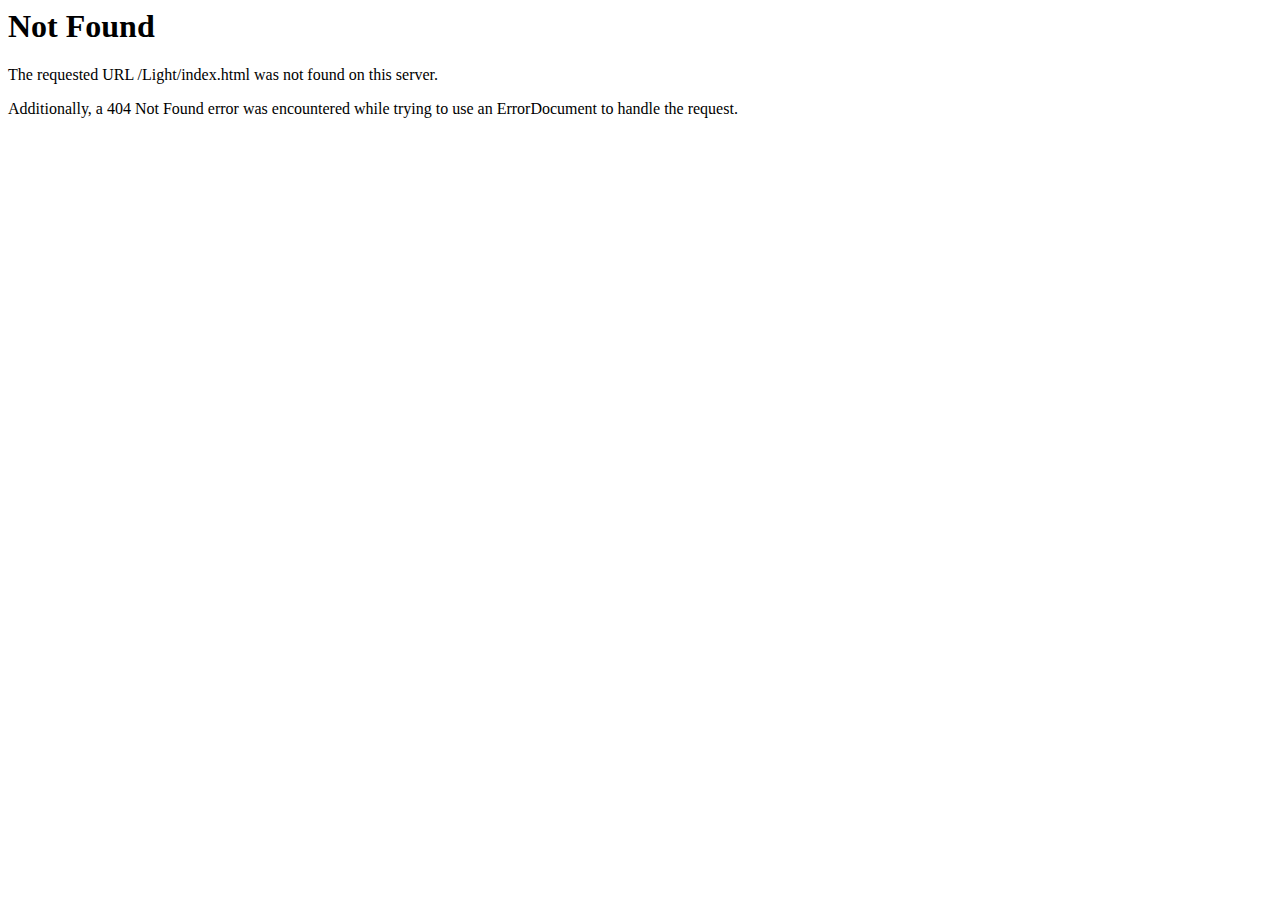
<file: cartsanox/Light/index.html>
<!DOCTYPE HTML PUBLIC "-//IETF//DTD HTML 2.0//EN">
<html><head>
<title>404 Not Found</title>
</head><body>
<h1>Not Found</h1>
<p>The requested URL /Light/index.html was not found on this server.</p>
<p>Additionally, a 404 Not Found
error was encountered while trying to use an ErrorDocument to handle the request.</p>
</body></html>
</file>
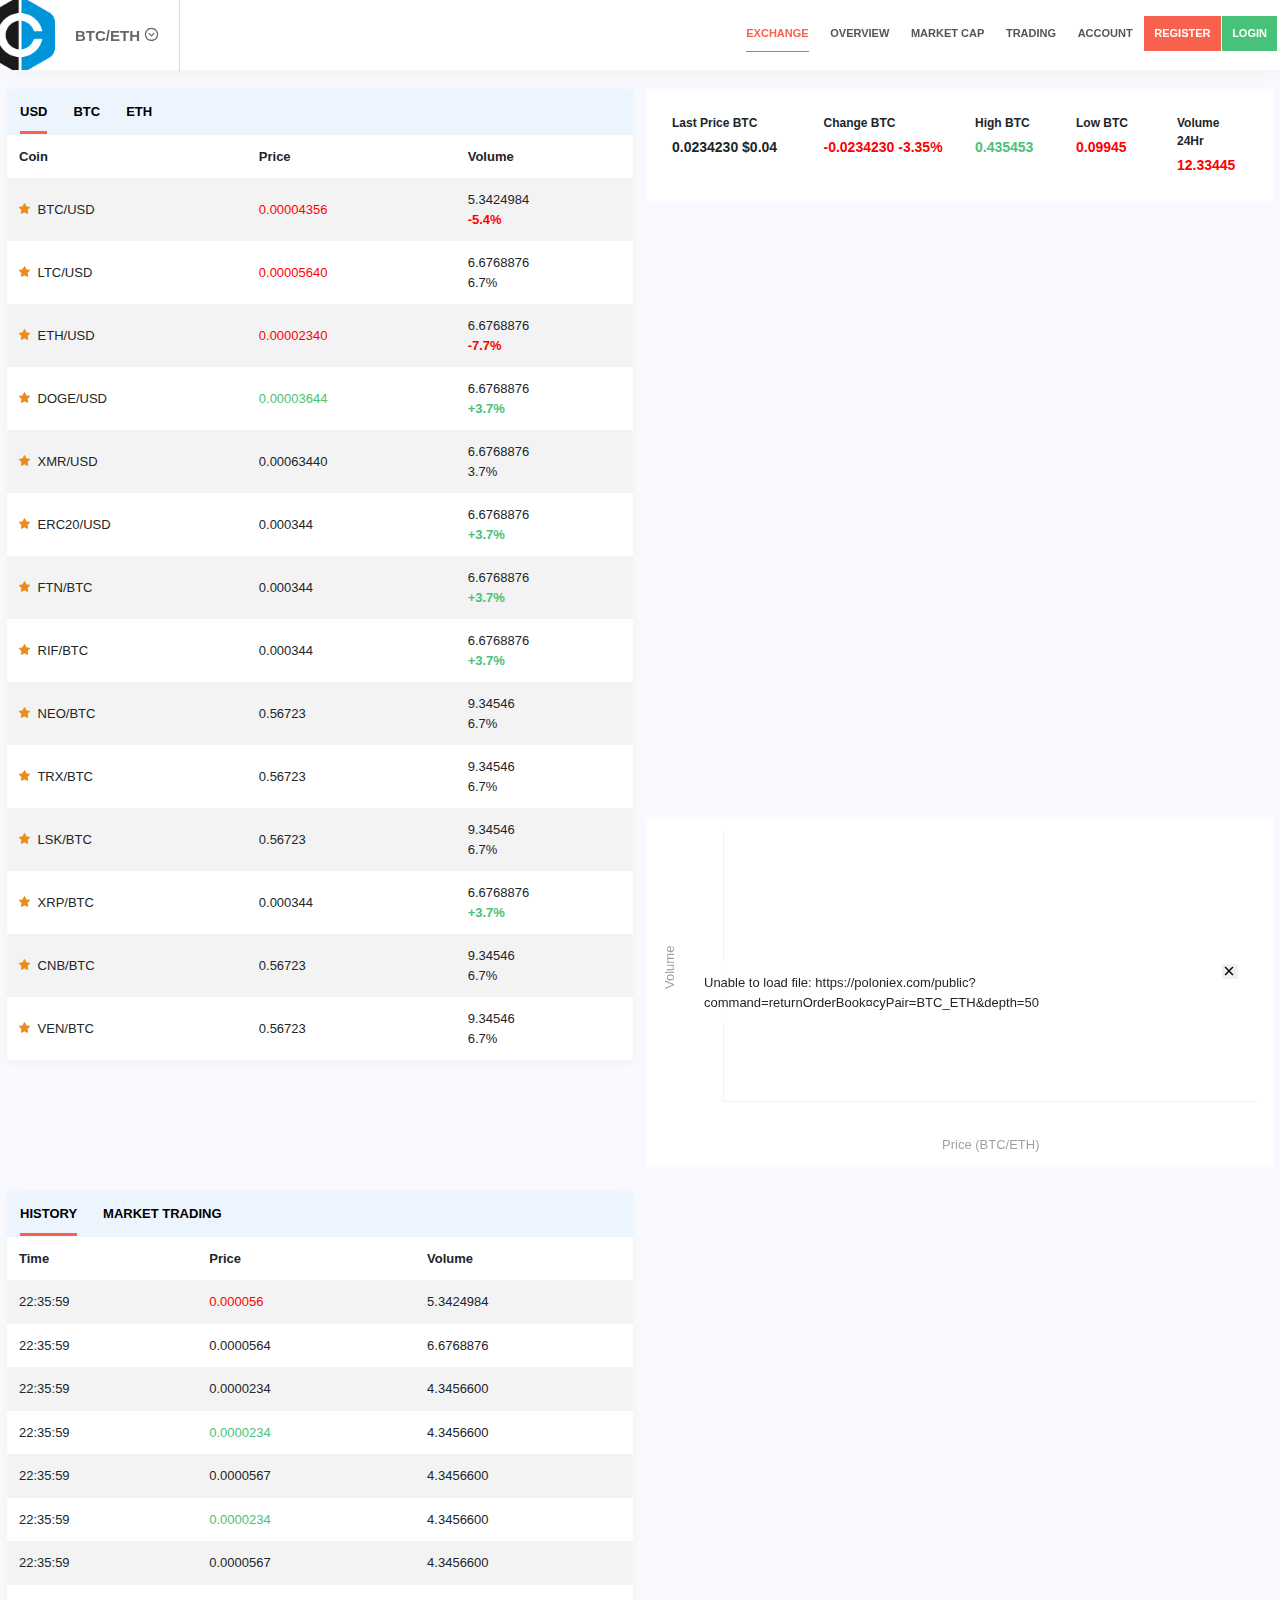
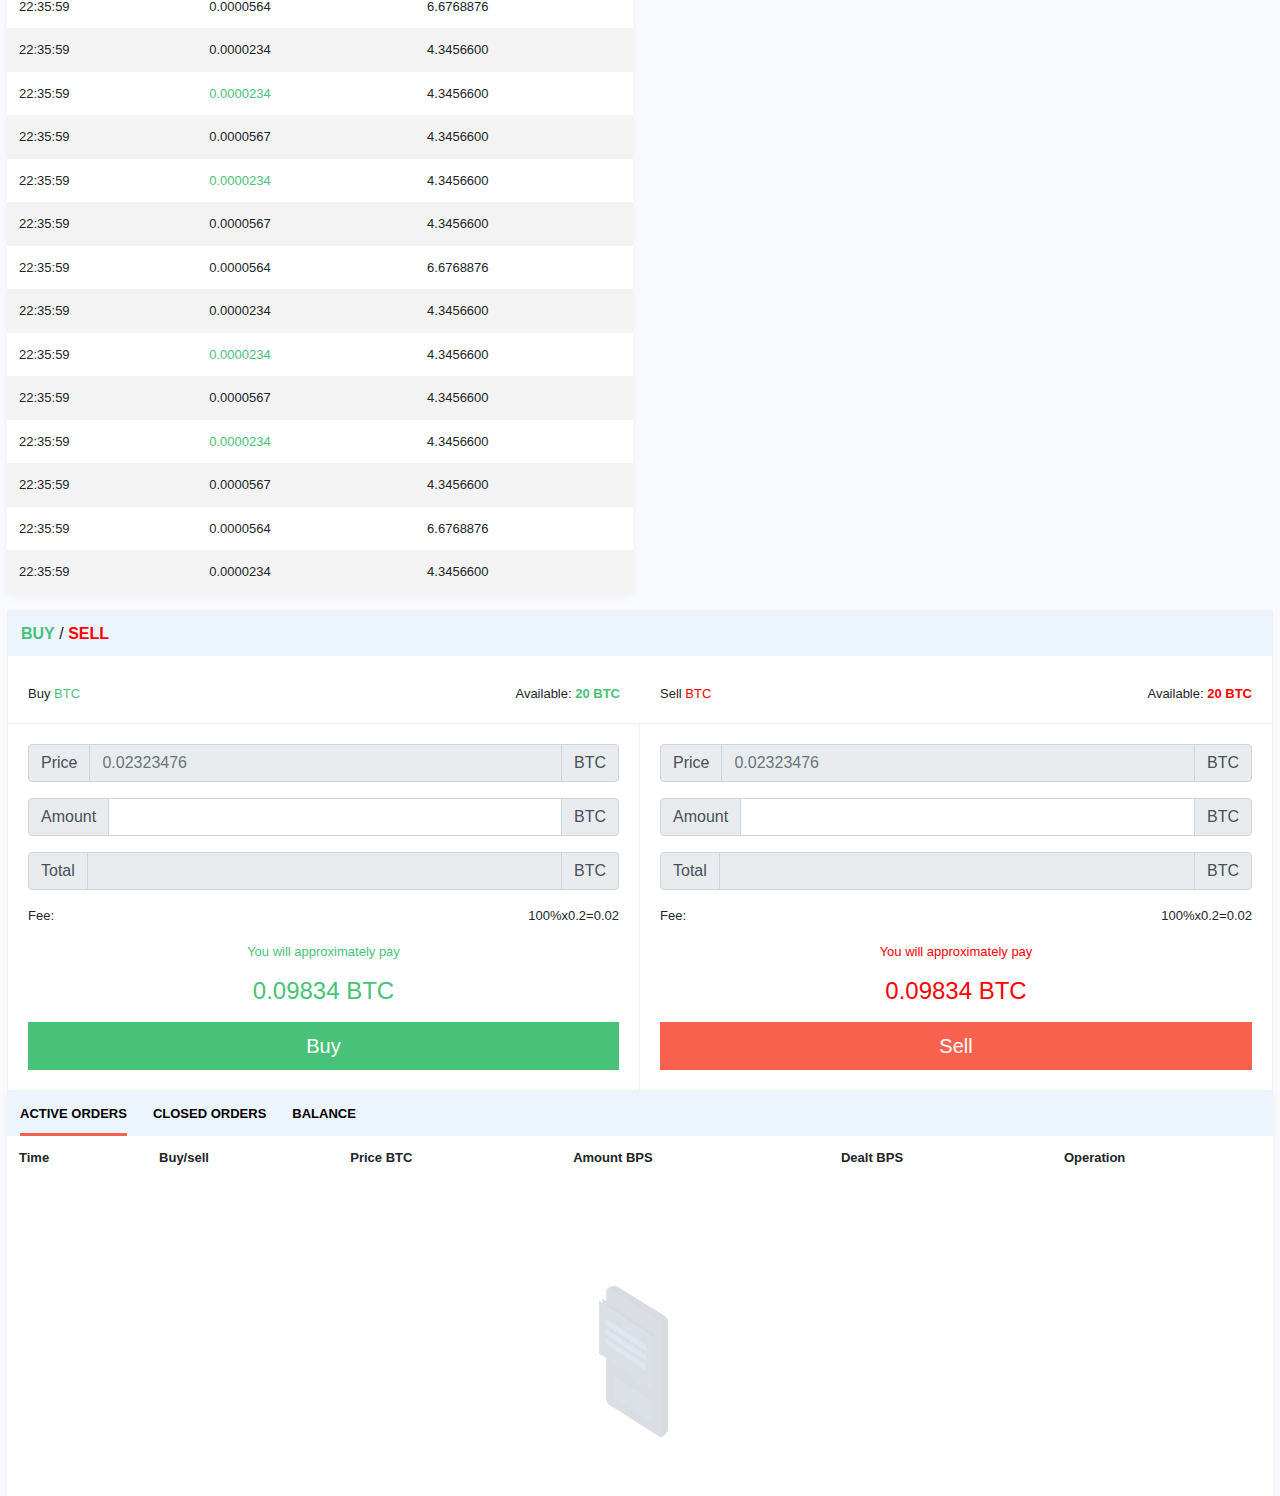
<file: cartsanox/Light/exchange.html>
<!DOCTYPE html>
<html lang="en">
 
<meta http-equiv="content-type" content="text/html;charset=UTF-8" /><!-- /Added by HTTrack -->

<head class="crypt-dark">
	<meta charset="UTF-8">
	<title>Cartsanox</title>
	<link rel="stylesheet" href="bootstrap/css/bootstrap.min.css">
	<link rel="stylesheet" href="css/style.css">
	<link rel="stylesheet" href="css/icons.css">
	<link rel="stylesheet" href="css/ui.css">
</head>

<body class="">
	<header>
		<div class="container-full-width">
			<div class="crypt-header">
				<div class="row">
					<div class="col-xl-4 col-lg-4 col-md-4 col-sm-5">
						<div class="row">
							<div class="col-xs-2">
								<div class="crypt-logo  img-responsive"><img src="images/logo.png" alt=""></div>
							</div>
							<div class="col-xs-2">
								<div class="crypt-mega-dropdown-menu"> <a href="#"
										class="crypt-mega-dropdown-toggle">BTC/ETH <i
											class="pe-7s-angle-down-circle"></i></a>
									<div class="crypt-mega-dropdown-menu-block">
										<div class="crypt-market-status">
											<div>
												<div class="tab-content">
													<div role="tabpanel" class="tab-pane active">
														<table class="table table-striped">
															<thead>
																<tr>
																	<th scope="col">Coin</th>
																	<th scope="col">Price</th>
																	<th scope="col">Volume</th>
																	<th scope="col">Change</th>
																</tr>
															</thead>
															<tbody>
																<tr>
																	<th scope="row">BTC</th>
																	<td class="crypt-down">0.000056</td>
																	<td>5.3424984</td>
																	<td class="crypt-down"><b>-5.4%</b></td>
																</tr>
																<tr>
																	<th scope="row">LTC</th>
																	<td>0.0000564</td>
																	<td>6.6768876</td>
																	<td>-6.7%</td>
																</tr>
																<tr>
																	<th scope="row">ETH</th>
																	<td>0.0000234</td>
																	<td>4.3456600</td>
																	<td class="crypt-down">-5.6%</td>
																</tr>
																<tr>
																	<th scope="row">XMR</th>
																	<td>0.0000567</td>
																	<td>4.3456600</td>
																	<td>-5.6%</td>
																</tr>
																<tr>
																	<th scope="row">DOGE</th>
																	<td class="crypt-up">0.0000234</td>
																	<td>4.3456600</td>
																	<td class="crypt-up">-9.6%</td>
																</tr>
																<tr>
																	<th scope="row">XMR</th>
																	<td>0.0000567</td>
																	<td>4.3456600</td>
																	<td>-5.6%</td>
																</tr>
															</tbody>
														</table>
													</div>
													<div role="tabpanel" class="tab-pane">
														<table class="table table-striped">
															<thead>
																<tr>
																	<th scope="col">Coin</th>
																	<th scope="col">Price</th>
																	<th scope="col">Volume</th>
																	<th scope="col">Change</th>
																</tr>
															</thead>
															<tbody>
																<tr>
																	<th scope="row">BTC</th>
																	<td class="crypt-down">0.000056</td>
																	<td>5.3424984</td>
																	<td class="crypt-down"><b>-5.4%</b></td>
																</tr>
																<tr>
																	<th scope="row">LTC</th>
																	<td>0.0000564</td>
																	<td>6.6768876</td>
																	<td>-6.7%</td>
																</tr>
																<tr>
																	<th scope="row">DOGE</th>
																	<td class="crypt-up">0.0000234</td>
																	<td>4.3456600</td>
																	<td class="crypt-up">-9.6%</td>
																</tr>
																<tr>
																	<th scope="row">XMR</th>
																	<td>0.0000567</td>
																	<td>4.3456600</td>
																	<td>-5.6%</td>
																</tr>
																<tr>
																	<th scope="row">DOGE</th>
																	<td class="crypt-up">0.0000234</td>
																	<td>4.3456600</td>
																	<td class="crypt-up">-9.6%</td>
																</tr>
																<tr>
																	<th scope="row">XMR</th>
																	<td>0.0000567</td>
																	<td>4.3456600</td>
																	<td>-5.6%</td>
																</tr>
															</tbody>
														</table>
													</div>
													<div role="tabpanel" class="tab-pane">
														<table class="table table-striped">
															<thead>
																<tr>
																	<th scope="col">Coin</th>
																	<th scope="col">Price</th>
																	<th scope="col">Volume</th>
																	<th scope="col">Change</th>
																</tr>
															</thead>
															<tbody>
																<tr>
																	<th scope="row">BTC</th>
																	<td class="crypt-down">0.000056</td>
																	<td>5.3424984</td>
																	<td class="crypt-down"><b>-5.4%</b></td>
																</tr>
																<tr>
																	<th scope="row">DOGE</th>
																	<td class="crypt-up">0.0000234</td>
																	<td>4.3456600</td>
																	<td class="crypt-up">-9.6%</td>
																</tr>
																<tr>
																	<th scope="row">XMR</th>
																	<td>0.0000567</td>
																	<td>4.3456600</td>
																	<td>-5.6%</td>
																</tr>
																<tr>
																	<th scope="row">DOGE</th>
																	<td class="crypt-up">0.0000234</td>
																	<td>4.3456600</td>
																	<td class="crypt-up">-9.6%</td>
																</tr>
																<tr>
																	<th scope="row">XMR</th>
																	<td>0.0000567</td>
																	<td>4.3456600</td>
																	<td>-5.6%</td>
																</tr>
															</tbody>
														</table>
													</div>
												</div>
											</div>
										</div>
									</div>
								</div>
							</div>
						</div>
					</div>
					<div class="col-xl-8 col-lg-8 col-md-8 d-none d-md-block d-lg-block">
						<ul class="crypt-heading-menu fright">
							<li><a href="exchange.html">Exchange</a></li>
							<li><a href="market-overview.html">Overview</a></li>
							<li><a href="marketcap.html">Market Cap</a></li>
							<li><a href="trading.html">Trading</a></li>
							<li><a href="withdrawl.html">Account</a></li>
							<li class="crypt-box-menu menu-red"><a href="#">register</a></li>
							<li class="crypt-box-menu menu-green"><a href="#">login</a></li>
						</ul>
					</div><i class="menu-toggle pe-7s-menu d-xs-block d-sm-block d-md-none d-sm-none"></i>
				</div>
			</div>
		</div>
		<div class="crypt-mobile-menu">
			<ul class="crypt-heading-menu">
				<li class="active"><a href="#">Exchange</a></li>
				<li><a href="#">Market Cap</a></li>
				<li><a href="#">Treanding</a></li>
				<li><a href="#">Tools</a></li>
				<li class="crypt-box-menu menu-red"><a href="#">register</a></li>
				<li class="crypt-box-menu menu-green"><a href="#">login</a></li>
			</ul>
			<div class="crypt-gross-market-cap">
				<h5>$34.795.90 <span class="crypt-up pl-2">+3.435 %</span></h5>
				<h6>0.7925.90 BTC <span class="crypt-down pl-2">+7.435 %</span></h6>
			</div>
		</div>
	</header>
	<div class="container-fluid">
		<div class="row sm-gutters">
			<div class="col-md-6 col-lg-6 col-xl-3 col-xxl-2">
				<div class="crypt-market-status mt-4">
					<div>
						<ul class="nav nav-tabs" id="crypt-tab">
							<li role="presentation"><a href="#usd" class="active" data-toggle="tab">usd</a></li>
							<li role="presentation"><a href="#btc" data-toggle="tab">btc</a></li>
							<li role="presentation"><a href="#eth" data-toggle="tab">eth</a></li>
						</ul>
						<div class="tab-content crypt-tab-content">
							<div role="tabpanel" class="tab-pane active" id="usd">
								<table class="table table-striped">
									<thead>
										<tr>
											<th scope="col">Coin</th>
											<th scope="col">Price</th>
											<th scope="col">Volume</th>
										</tr>
									</thead>
									<tbody class="crypt-table-hover">
										<tr>
											<td class="align-middle"><img class="crypt-star pr-1" alt="star"
													src="images/star.svg" width="15"> BTC/USD</td>
											<td class="crypt-down align-middle"><span class="pr-2" data-toggle="tooltip"
													data-placement="right" title="$ 0.05">0.00004356</span></td>
											<td> <span class="d-block">5.3424984</span> <b class="crypt-down">-5.4%</b>
											</td>
										</tr>
										<tr>
											<td class="align-middle"><img class="crypt-star pr-1" alt="star"
													src="images/star.svg" width="15"> LTC/USD</td>
											<td class="crypt-down align-middle"><span class="pr-2" data-toggle="tooltip"
													data-placement="right" title="$ 0.05">0.00005640</span></td>
											<td> <span class="d-block">6.6768876</span> <span>6.7%</span> </td>
										</tr>
										<tr>
											<td class="align-middle"><img class="crypt-star pr-1" alt="star"
													src="images/star.svg" width="15"> ETH/USD</td>
											<td class="crypt-down align-middle"><span class="pr-2" data-toggle="tooltip"
													data-placement="right" title="$ 0.05">0.00002340</span></td>
											<td> <span class="d-block">6.6768876</span> <b class="crypt-down">-7.7%</b>
											</td>
										</tr>
										<tr>
											<td class="align-middle"><img class="crypt-star pr-1" alt="star"
													src="images/star.svg" width="15"> DOGE/USD</td>
											<td class="crypt-up align-middle"><span class="pr-2" data-toggle="tooltip"
													data-placement="right" title="$ 0.05">0.00003644</span></td>
											<td> <span class="d-block">6.6768876</span> <b class="crypt-up">+3.7%</b>
											</td>
										</tr>
										<tr>
											<td class="align-middle"><img class="crypt-star pr-1" alt="star"
													src="images/star.svg" width="15"> XMR/USD</td>
											<td class="align-middle"><span class="pr-2" data-toggle="tooltip"
													data-placement="right" title="$ 0.05">0.00063440</span></td>
											<td> <span class="d-block">6.6768876</span> <span>3.7%</span> </td>
										</tr>
										<tr>
											<td class="align-middle"><img class="crypt-star pr-1" alt="star"
													src="images/star.svg" width="15"> ERC20/USD</td>
											<td class="align-middle"><span class="pr-2" data-toggle="tooltip"
													data-placement="right" title="$ 0.05">0.000344</span></td>
											<td> <span class="d-block">6.6768876</span> <span
													class="crypt-up"><b>+3.7%</b></span> </td>
										</tr>
										<tr>
											<td class="align-middle"><img class="crypt-star pr-1" alt="star"
													src="images/star.svg" width="15"> FTN/BTC</td>
											<td class="align-middle"><span class="pr-2" data-toggle="tooltip"
													data-placement="right" title="$ 0.05">0.000344</span></td>
											<td> <span class="d-block">6.6768876</span> <span
													class="crypt-up"><b>+3.7%</b></span> </td>
										</tr>
										<tr>
											<td class="align-middle"><img class="crypt-star pr-1" alt="star"
													src="images/star.svg" width="15"> RIF/BTC</td>
											<td class="align-middle"><span class="pr-2" data-toggle="tooltip"
													data-placement="right" title="$ 0.05">0.000344</span></td>
											<td> <span class="d-block">6.6768876</span> <span
													class="crypt-up"><b>+3.7%</b></span> </td>
										</tr>
										<tr>
											<td class="align-middle"><img class="crypt-star pr-1" alt="star"
													src="images/star.svg" width="15"> NEO/BTC</td>
											<td class="align-middle"><span class="pr-2" data-toggle="tooltip"
													data-placement="right" title="$ 0.05">0.56723</span></td>
											<td> <span class="d-block">9.34546</span> <span>6.7%</span> </td>
										</tr>
										<tr>
											<td class="align-middle"><img class="crypt-star pr-1" alt="star"
													src="images/star.svg" width="15"> TRX/BTC</td>
											<td class="align-middle"><span class="pr-2" data-toggle="tooltip"
													data-placement="right" title="$ 0.05">0.56723</span></td>
											<td> <span class="d-block">9.34546</span> <span>6.7%</span> </td>
										</tr>
										<tr>
											<td class="align-middle"><img class="crypt-star pr-1" alt="star"
													src="images/star.svg" width="15"> LSK/BTC</td>
											<td class="align-middle"><span class="pr-2" data-toggle="tooltip"
													data-placement="right" title="$ 0.05">0.56723</span></td>
											<td> <span class="d-block">9.34546</span> <span>6.7%</span> </td>
										</tr>
										<tr>
											<td class="align-middle"><img class="crypt-star pr-1" alt="star"
													src="images/star.svg" width="15"> XRP/BTC</td>
											<td class="align-middle"><span class="pr-2" data-toggle="tooltip"
													data-placement="right" title="$ 0.05">0.000344</span></td>
											<td> <span class="d-block">6.6768876</span> <span
													class="crypt-up"><b>+3.7%</b></span> </td>
										</tr>
										<tr>
											<td class="align-middle"><img class="crypt-star pr-1" alt="star"
													src="images/star.svg" width="15"> CNB/BTC</td>
											<td class="align-middle"><span class="pr-2" data-toggle="tooltip"
													data-placement="right" title="$ 0.05">0.56723</span></td>
											<td> <span class="d-block">9.34546</span> <span>6.7%</span> </td>
										</tr>
										<tr>
											<td class="align-middle"><img class="crypt-star pr-1" alt="star"
													src="images/star.svg" width="15"> VEN/BTC</td>
											<td class="align-middle"><span class="pr-2" data-toggle="tooltip"
													data-placement="right" title="$ 0.05">0.56723</span></td>
											<td> <span class="d-block">9.34546</span> <span>6.7%</span> </td>
										</tr>
									</tbody>
								</table>
							</div>
							<div role="tabpanel" class="tab-pane" id="btc">
								<table class="table table-striped">
									<thead>
										<tr>
											<th scope="col">Coin</th>
											<th scope="col">Price</th>
											<th scope="col">Volume</th>
										</tr>
									</thead>
									<tbody>
										<tr>
											<td class="align-middle"><img class="crypt-star pr-1" alt="star"
													src="images/star.svg" width="15"> ETH/BTC</td>
											<td class="align-middle"><span class="pr-2" data-toggle="tooltip"
													data-placement="right" title="$ 0.05">0.0000234</span></td>
											<td> <span class="d-block">6.6768876</span> <b class="crypt-down">-7.7%</b>
											</td>
										</tr>
										<tr>
											<td class="align-middle"><img class="crypt-star pr-1" alt="star"
													src="images/star.svg" width="15"> EOS/BTC</td>
											<td class="crypt-down align-middle"><span class="pr-2" data-toggle="tooltip"
													data-placement="right" title="$ 0.05">0.000056</span></td>
											<td> <span class="d-block">5.3424984</span> <b class="crypt-down">-5.4%</b>
											</td>
										</tr>
										<tr>
											<td class="align-middle"><img class="crypt-star pr-1" alt="star"
													src="images/star.svg" width="15"> LTC/BTC</td>
											<td class="align-middle"><span class="pr-2" data-toggle="tooltip"
													data-placement="right" title="$ 0.05">0.0000564</span></td>
											<td> <span class="d-block">6.6768876</span> <span>6.7%</span> </td>
										</tr>
										<tr>
											<td class="align-middle"><img class="crypt-star pr-1" alt="star"
													src="images/star.svg" width="15"> DOGE/BTC</td>
											<td class="align-middle"><span class="pr-2" data-toggle="tooltip"
													data-placement="right" title="$ 0.05">0.000344</span></td>
											<td> <span class="d-block">6.6768876</span> <b class="crypt-up">+3.7%</b>
											</td>
										</tr>
										<tr>
											<td class="align-middle"><img class="crypt-star pr-1" alt="star"
													src="images/star.svg" width="15"> XMR/BTC</td>
											<td class="align-middle"><span class="pr-2" data-toggle="tooltip"
													data-placement="right" title="$ 0.05">0.000344</span></td>
											<td> <span class="d-block">6.6768876</span> <span>3.7%</span> </td>
										</tr>
										<tr>
											<td class="align-middle"><img class="crypt-star pr-1" alt="star"
													src="images/star.svg" width="15"> LINK/BTC</td>
											<td class="align-middle"><span class="pr-2" data-toggle="tooltip"
													data-placement="right" title="$ 0.05">0.000344</span></td>
											<td> <span class="d-block">6.6768876</span> <span
													class="crypt-up"><b>+3.7%</b></span> </td>
										</tr>
										<tr>
											<td class="align-middle"><img class="crypt-star pr-1" alt="star"
													src="images/star.svg" width="15"> FTN/BTC</td>
											<td class="align-middle"><span class="pr-2" data-toggle="tooltip"
													data-placement="right" title="$ 0.05">0.000344</span></td>
											<td> <span class="d-block">6.6768876</span> <span
													class="crypt-up"><b>+3.7%</b></span> </td>
										</tr>
										<tr>
											<td class="align-middle"><img class="crypt-star pr-1" alt="star"
													src="images/star.svg" width="15"> RIF/BTC</td>
											<td class="align-middle"><span class="pr-2" data-toggle="tooltip"
													data-placement="right" title="$ 0.05">0.000344</span></td>
											<td> <span class="d-block">6.6768876</span> <span
													class="crypt-up"><b>+3.7%</b></span> </td>
										</tr>
										<tr>
											<td class="align-middle"><img class="crypt-star pr-1" alt="star"
													src="images/star.svg" width="15"> NEO/BTC</td>
											<td class="align-middle"><span class="pr-2" data-toggle="tooltip"
													data-placement="right" title="$ 0.05">0.56723</span></td>
											<td> <span class="d-block">9.34546</span> <span>6.7%</span> </td>
										</tr>
										<tr>
											<td class="align-middle"><img class="crypt-star pr-1" alt="star"
													src="images/star.svg" width="15"> TRX/BTC</td>
											<td class="align-middle"><span class="pr-2" data-toggle="tooltip"
													data-placement="right" title="$ 0.05">0.56723</span></td>
											<td> <span class="d-block">9.34546</span> <span>6.7%</span> </td>
										</tr>
										<tr>
											<td class="align-middle"><img class="crypt-star pr-1" alt="star"
													src="images/star.svg" width="15"> LSK/BTC</td>
											<td class="align-middle"><span class="pr-2" data-toggle="tooltip"
													data-placement="right" title="$ 0.05">0.56723</span></td>
											<td> <span class="d-block">9.34546</span> <span>6.7%</span> </td>
										</tr>
										<tr>
											<td class="align-middle"><img class="crypt-star pr-1" alt="star"
													src="images/star.svg" width="15"> XRP/BTC</td>
											<td class="align-middle"><span class="pr-2" data-toggle="tooltip"
													data-placement="right" title="$ 0.05">0.000344</span></td>
											<td> <span class="d-block">6.6768876</span> <span
													class="crypt-up"><b>+3.7%</b></span> </td>
										</tr>
										<tr>
											<td class="align-middle"><img class="crypt-star pr-1" alt="star"
													src="images/star.svg" width="15"> CNB/BTC</td>
											<td class="align-middle"><span class="pr-2" data-toggle="tooltip"
													data-placement="right" title="$ 0.05">0.56723</span></td>
											<td> <span class="d-block">9.34546</span> <span>6.7%</span> </td>
										</tr>
										<tr>
											<td class="align-middle"><img class="crypt-star pr-1" alt="star"
													src="images/star.svg" width="15"> VEN/BTC</td>
											<td class="align-middle"><span class="pr-2" data-toggle="tooltip"
													data-placement="right" title="$ 0.05">0.56723</span></td>
											<td> <span class="d-block">9.34546</span> <span>6.7%</span> </td>
										</tr>
										<tr>
											<td class="align-middle"><img class="crypt-star pr-1" alt="star"
													src="images/star.svg" width="15"> DASH/BTC</td>
											<td class="align-middle"><span class="pr-2" data-toggle="tooltip"
													data-placement="right" title="$ 0.05">0.56723</span></td>
											<td> <span class="d-block">9.34546</span> <span>6.7%</span> </td>
										</tr>
									</tbody>
								</table>
							</div>
							<div role="tabpanel" class="tab-pane" id="eth">
								<table class="table table-striped">
									<thead>
										<tr>
											<th scope="col">Coin</th>
											<th scope="col">Price</th>
											<th scope="col">Volume</th>
										</tr>
									</thead>
									<tbody>
										<tr>
											<td class="align-middle"><img class="crypt-star pr-1" alt="star"
													src="images/star.svg" width="15"> BTC/ETH</td>
											<td class="crypt-down align-middle"><span class="pr-2" data-toggle="tooltip"
													data-placement="right" title="$ 0.05">0.000056</span></td>
											<td> <span class="d-block">5.3424984</span> <b class="crypt-down">-5.4%</b>
											</td>
										</tr>
										<tr>
											<td class="align-middle"><img class="crypt-star pr-1" alt="star"
													src="images/star.svg" width="15"> LTC/BTC</td>
											<td class="align-middle"><span class="pr-2" data-toggle="tooltip"
													data-placement="right" title="$ 0.05">0.0000564</span></td>
											<td> <span class="d-block">6.6768876</span> <span>6.7%</span> </td>
										</tr>
										<tr>
											<td class="align-middle"><img class="crypt-star pr-1" alt="star"
													src="images/star.svg" width="15"> ETH/BTC</td>
											<td class="align-middle"><span class="pr-2" data-toggle="tooltip"
													data-placement="right" title="$ 0.05">0.0000234</span></td>
											<td> <span class="d-block">6.6768876</span> <b class="crypt-down">-7.7%</b>
											</td>
										</tr>
										<tr>
											<td class="align-middle"><img class="crypt-star pr-1" alt="star"
													src="images/star.svg" width="15"> DOGE/ETH</td>
											<td class="align-middle"><span class="pr-2" data-toggle="tooltip"
													data-placement="right" title="$ 0.05">0.000344</span></td>
											<td> <span class="d-block">6.6768876</span> <b class="crypt-up">+3.7%</b>
											</td>
										</tr>
										<tr>
											<td class="align-middle"><img class="crypt-star pr-1" alt="star"
													src="images/star.svg" width="15"> XMR/USTD</td>
											<td class="align-middle"><span class="pr-2" data-toggle="tooltip"
													data-placement="right" title="$ 0.05">0.000344</span></td>
											<td> <span class="d-block">6.6768876</span> <span>3.7%</span> </td>
										</tr>
										<tr>
											<td class="align-middle"><img class="crypt-star pr-1" alt="star"
													src="images/star.svg" width="15"> DOGE/USTD</td>
											<td class="align-middle"><span class="pr-2" data-toggle="tooltip"
													data-placement="right" title="$ 0.05">0.000344</span></td>
											<td> <span class="d-block">6.6768876</span> <span
													class="crypt-up"><b>+3.7%</b></span> </td>
										</tr>
										<tr>
											<td class="align-middle"><img class="crypt-star pr-1" alt="star"
													src="images/star.svg" width="15"> XMR/USTD</td>
											<td class="align-middle"><span class="pr-2" data-toggle="tooltip"
													data-placement="right" title="$ 0.05">0.000344</span></td>
											<td> <span class="d-block">6.6768876</span> <span
													class="crypt-up"><b>+3.7%</b></span> </td>
										</tr>
										<tr>
											<td class="align-middle"><img class="crypt-star pr-1" alt="star"
													src="images/star.svg" width="15"> DOGE/BTC</td>
											<td class="align-middle"><span class="pr-2" data-toggle="tooltip"
													data-placement="right" title="$ 0.05">0.000344</span></td>
											<td> <span class="d-block">6.6768876</span> <span
													class="crypt-up"><b>+3.7%</b></span> </td>
										</tr>
										<tr>
											<td class="align-middle"><img class="crypt-star pr-1" alt="star"
													src="images/star.svg" width="15"> XMR/USTD</td>
											<td class="align-middle"><span class="pr-2" data-toggle="tooltip"
													data-placement="right" title="$ 0.05">0.56723</span></td>
											<td> <span class="d-block">9.34546</span> <span>6.7%</span> </td>
										</tr>
										<tr>
											<td class="align-middle"><img class="crypt-star pr-1" alt="star"
													src="images/star.svg" width="15"> DOGE/BTC</td>
											<td class="align-middle"><span class="pr-2" data-toggle="tooltip"
													data-placement="right" title="$ 0.05">0.56723</span></td>
											<td> <span class="d-block">9.34546</span> <span>6.7%</span> </td>
										</tr>
										<tr>
											<td class="align-middle"><img class="crypt-star pr-1" alt="star"
													src="images/star.svg" width="15"> PQR/STU</td>
											<td class="align-middle"><span class="pr-2" data-toggle="tooltip"
													data-placement="right" title="$ 0.05">0.56723</span></td>
											<td> <span class="d-block">9.34546</span> <span>6.7%</span> </td>
										</tr>
										<tr>
											<td class="align-middle"><img class="crypt-star pr-1" alt="star"
													src="images/star.svg" width="15"> DOGE/BTC</td>
											<td class="align-middle"><span class="pr-2" data-toggle="tooltip"
													data-placement="right" title="$ 0.05">0.000344</span></td>
											<td> <span class="d-block">6.6768876</span> <span
													class="crypt-up"><b>+3.7%</b></span> </td>
										</tr>
										<tr>
											<td class="align-middle"><img class="crypt-star pr-1" alt="star"
													src="images/star.svg" width="15"> XMR/USTD</td>
											<td class="align-middle"><span class="pr-2" data-toggle="tooltip"
													data-placement="right" title="$ 0.05">0.56723</span></td>
											<td> <span class="d-block">9.34546</span> <span>6.7%</span> </td>
										</tr>
										<tr>
											<td class="align-middle"><img class="crypt-star pr-1" alt="star"
													src="images/star.svg" width="15"> DOGE/BTC</td>
											<td class="align-middle"><span class="pr-2" data-toggle="tooltip"
													data-placement="right" title="$ 0.05">0.56723</span></td>
											<td> <span class="d-block">9.34546</span> <span>6.7%</span> </td>
										</tr>
										<tr>
											<td class="align-middle"><img class="crypt-star pr-1" alt="star"
													src="images/star.svg" width="15"> PQR/STU</td>
											<td class="align-middle"><span class="pr-2" data-toggle="tooltip"
													data-placement="right" title="$ 0.05">0.56723</span></td>
											<td> <span class="d-block">9.34546</span> <span>6.7%</span> </td>
										</tr>
									</tbody>
								</table>
							</div>
						</div>
					</div>
				</div>
			</div>
			<div class="col-md-6 col-lg-6 col-xl-6 col-xxl-8">
				<div class="crypt-gross-market-cap mt-4">
					<div class="row">
						<div class="col-3 col-sm-6 col-md-6 col-lg-6">
							<div class="row">
								<div class="col-sm-6 col-md-6 col-lg-6">
									<p>Last Price BTC</p>
									<p>0.0234230 $0.04</p>
								</div>
								<div class="col-sm-6 col-md-6 col-lg-6">
									<p>Change BTC</p>
									<p class="crypt-down">-0.0234230 -3.35%</p>
								</div>
							</div>
						</div>
						<div class="col-3 col-sm-2 col-md-3 col-lg-2">
							<p>High BTC</p>
							<p class="crypt-up">0.435453</p>
						</div>
						<div class="col-3 col-sm-2 col-md-3 col-lg-2">
							<p>Low BTC</p>
							<p class="crypt-down">0.09945</p>
						</div>
						<div class="col-3 col-sm-2 col-md-3 col-lg-2">
							<p>Volume 24Hr</p>
							<p class="crypt-down">12.33445</p>
						</div>
					</div>
				</div>
				<div class="tradingview-widget-container mb-3">
					<div id="crypt-candle-chart"></div>
				</div>
				<div id="depthchart" class="depthchart h-40 bg-white"></div>
			</div>
			<div class="col-md-6 col-lg-6 col-xl-3 col-xxl-2">
				<div class="crypt-market-status mt-4">
					<div>
						<ul class="nav nav-tabs">
							<li role="presentation"><a href="#history" class="active" data-toggle="tab">history</a></li>
							<li role="presentation"><a href="#market-trading" data-toggle="tab">market trading</a></li>
						</ul>
						<div class="tab-content">
							<div role="tabpanel" class="tab-pane active" id="history">
								<table class="table table-striped">
									<thead>
										<tr>
											<th scope="col">Time</th>
											<th scope="col">Price</th>
											<th scope="col">Volume</th>
										</tr>
									</thead>
									<tbody>
										<tr>
											<td>22:35:59</td>
											<td class="crypt-down">0.000056</td>
											<td>5.3424984</td>
										</tr>
										<tr>
											<td>22:35:59</td>
											<td>0.0000564</td>
											<td>6.6768876</td>
										</tr>
										<tr>
											<td>22:35:59</td>
											<td>0.0000234</td>
											<td>4.3456600</td>
										</tr>
										<tr>
											<td>22:35:59</td>
											<td class="crypt-up">0.0000234</td>
											<td>4.3456600</td>
										</tr>
										<tr>
											<td>22:35:59</td>
											<td>0.0000567</td>
											<td>4.3456600</td>
										</tr>
										<tr>
											<td>22:35:59</td>
											<td class="crypt-up">0.0000234</td>
											<td>4.3456600</td>
										</tr>
										<tr>
											<td>22:35:59</td>
											<td>0.0000567</td>
											<td>4.3456600</td>
										</tr>
										<tr>
											<td>22:35:59</td>
											<td>0.0000564</td>
											<td>6.6768876</td>
										</tr>
										<tr>
											<td>22:35:59</td>
											<td>0.0000234</td>
											<td>4.3456600</td>
										</tr>
										<tr>
											<td>22:35:59</td>
											<td class="crypt-up">0.0000234</td>
											<td>4.3456600</td>
										</tr>
										<tr>
											<td>22:35:59</td>
											<td>0.0000567</td>
											<td>4.3456600</td>
										</tr>
										<tr>
											<td>22:35:59</td>
											<td class="crypt-up">0.0000234</td>
											<td>4.3456600</td>
										</tr>
										<tr>
											<td>22:35:59</td>
											<td>0.0000567</td>
											<td>4.3456600</td>
										</tr>
										<tr>
											<td>22:35:59</td>
											<td>0.0000564</td>
											<td>6.6768876</td>
										</tr>
										<tr>
											<td>22:35:59</td>
											<td>0.0000234</td>
											<td>4.3456600</td>
										</tr>
										<tr>
											<td>22:35:59</td>
											<td class="crypt-up">0.0000234</td>
											<td>4.3456600</td>
										</tr>
										<tr>
											<td>22:35:59</td>
											<td>0.0000567</td>
											<td>4.3456600</td>
										</tr>
										<tr>
											<td>22:35:59</td>
											<td class="crypt-up">0.0000234</td>
											<td>4.3456600</td>
										</tr>
										<tr>
											<td>22:35:59</td>
											<td>0.0000567</td>
											<td>4.3456600</td>
										</tr>
										<tr>
											<td>22:35:59</td>
											<td>0.0000564</td>
											<td>6.6768876</td>
										</tr>
										<tr>
											<td>22:35:59</td>
											<td>0.0000234</td>
											<td>4.3456600</td>
										</tr>
									</tbody>
								</table>
							</div>
							<div role="tabpanel" class="tab-pane" id="market-trading">
								<table class="table table-striped">
									<thead>
										<tr>
											<th scope="col">Time</th>
											<th scope="col">Amount</th>
											<th scope="col">Volume</th>
										</tr>
									</thead>
									<tbody>
										<tr>
											<td>22:35:59</td>
											<td>0.0000564</td>
											<td>6.6768876</td>
										</tr>
										<tr>
											<td>22:35:59</td>
											<td class="crypt-down">0.000056</td>
											<td>5.3424984</td>
										</tr>
										<tr>
											<td>22:35:59</td>
											<td class="crypt-up">0.0000234</td>
											<td>4.3456600</td>
										</tr>
										<tr>
											<td>22:35:59</td>
											<td>0.0000234</td>
											<td>4.3456600</td>
										</tr>
										<tr>
											<td>22:35:59</td>
											<td>0.0000567</td>
											<td>4.3456600</td>
										</tr>
										<tr>
											<td>22:35:59</td>
											<td class="crypt-up">0.0000234</td>
											<td>4.3456600</td>
										</tr>
										<tr>
											<td>22:35:59</td>
											<td>0.0000567</td>
											<td>4.3456600</td>
										</tr>
										<tr>
											<td>22:35:59</td>
											<td>0.0000564</td>
											<td>6.6768876</td>
										</tr>
										<tr>
											<td>22:35:59</td>
											<td class="crypt-down">0.000056</td>
											<td>5.3424984</td>
										</tr>
										<tr>
											<td>22:35:59</td>
											<td class="crypt-up">0.0000234</td>
											<td>4.3456600</td>
										</tr>
										<tr>
											<td>22:35:59</td>
											<td>0.0000234</td>
											<td>4.3456600</td>
										</tr>
										<tr>
											<td>22:35:59</td>
											<td>0.0000567</td>
											<td>4.3456600</td>
										</tr>
										<tr>
											<td>22:35:59</td>
											<td class="crypt-up">0.0000234</td>
											<td>4.3456600</td>
										</tr>
										<tr>
											<td>22:35:59</td>
											<td>0.0000567</td>
											<td>4.3456600</td>
										</tr>
										<tr>
											<td>22:35:59</td>
											<td>0.0000564</td>
											<td>6.6768876</td>
										</tr>
										<tr>
											<td>22:35:59</td>
											<td class="crypt-down">0.000056</td>
											<td>5.3424984</td>
										</tr>
										<tr>
											<td>22:35:59</td>
											<td class="crypt-up">0.0000234</td>
											<td>4.3456600</td>
										</tr>
										<tr>
											<td>22:35:59</td>
											<td>0.0000234</td>
											<td>4.3456600</td>
										</tr>
										<tr>
											<td>22:35:59</td>
											<td>0.0000567</td>
											<td>4.3456600</td>
										</tr>
										<tr>
											<td>22:35:59</td>
											<td class="crypt-up">0.0000234</td>
											<td>4.3456600</td>
										</tr>
									</tbody>
								</table>
							</div>
						</div>
					</div>
				</div>
			</div>
		</div>
	</div>
	<div class="container-fluid">
		<div class="row sm-gutters">
			<div class="col-xl-5">
				<div class="crypt-boxed-area">
					<h6 class="crypt-bg-head"><b class="crypt-up">BUY</b> / <b class="crypt-down">SELL</b></h6>
					<div class="row no-gutters">
						<div class="col-md-6">
							<div class="crypt-buy-sell-form">
								<p>Buy <span class="crypt-up">BTC</span> <span class="fright">Available: <b
											class="crypt-up">20 BTC</b></span></p>
								<div class="crypt-buy">
									<div class="input-group mb-3">
										<div class="input-group-prepend"> <span class="input-group-text">Price</span>
										</div><input type="text" class="form-control" placeholder="0.02323476" readonly>
										<div class="input-group-append"> <span class="input-group-text">BTC</span>
										</div>
									</div>
									<div class="input-group mb-3">
										<div class="input-group-prepend"> <span class="input-group-text">Amount</span>
										</div><input type="number" class="form-control">
										<div class="input-group-append"> <span class="input-group-text">BTC</span>
										</div>
									</div>
									<div class="input-group mb-3">
										<div class="input-group-prepend"> <span class="input-group-text">Total</span>
										</div><input type="text" class="form-control" readonly>
										<div class="input-group-append"> <span class="input-group-text">BTC</span>
										</div>
									</div>
									<div>
										<p>Fee: <span class="fright">100%x0.2=0.02</span></p>
									</div>
									<div class="text-center mt-3 mb-3 crypt-up">
										<p>You will approximately pay</p>
										<h4>0.09834 BTC</h4>
									</div>
									<div class="menu-green"><a href="#" class="crypt-button-green-full">Buy</a></div>
								</div>
							</div>
						</div>
						<div class="col-md-6">
							<div class="crypt-buy-sell-form">
								<p>Sell <span class="crypt-down">BTC</span> <span class="fright">Available: <b
											class="crypt-down">20 BTC</b></span></p>
								<div class="crypt-sell">
									<div class="input-group mb-3">
										<div class="input-group-prepend"> <span class="input-group-text">Price</span>
										</div><input type="text" class="form-control" placeholder="0.02323476" readonly>
										<div class="input-group-append"> <span class="input-group-text">BTC</span>
										</div>
									</div>
									<div class="input-group mb-3">
										<div class="input-group-prepend"> <span class="input-group-text">Amount</span>
										</div><input type="number" class="form-control">
										<div class="input-group-append"> <span class="input-group-text">BTC</span>
										</div>
									</div>
									<div class="input-group mb-3">
										<div class="input-group-prepend"> <span class="input-group-text">Total</span>
										</div><input type="text" class="form-control" readonly>
										<div class="input-group-append"> <span class="input-group-text">BTC</span>
										</div>
									</div>
									<div>
										<p>Fee: <span class="fright">100%x0.2=0.02</span></p>
									</div>
									<div class="text-center mt-3 mb-3 crypt-down">
										<p>You will approximately pay</p>
										<h4>0.09834 BTC</h4>
									</div>
									<div><a href="#" class="crypt-button-red-full">Sell</a></div>
								</div>
							</div>
						</div>
					</div>
				</div>
			</div>
			<div class="col-xl-7">
				<div>
					<div class="crypt-market-status">
						<div>
							<ul class="nav nav-tabs">
								<li role="presentation"><a href="#active-orders" class="active" data-toggle="tab">Active
										Orders</a></li>
								<li role="presentation"><a href="#closed-orders" data-toggle="tab">Closed Orders</a>
								</li>
								<li role="presentation"><a href="#balance" data-toggle="tab">Balance</a></li>
							</ul>
							<div class="tab-content">
								<div role="tabpanel" class="tab-pane active" id="active-orders">
									<table class="table table-striped">
										<thead>
											<tr>
												<th scope="col">Time</th>
												<th scope="col">Buy/sell</th>
												<th scope="col">Price BTC</th>
												<th scope="col">Amount BPS</th>
												<th scope="col">Dealt BPS</th>
												<th scope="col">Operation</th>
											</tr>
										</thead>
									</table>
									<div class="no-orders text-center"><img src="images/empty.png" alt="no-orders">
									</div>
								</div>
								<div role="tabpanel" class="tab-pane" id="closed-orders">
									<table class="table table-striped">
										<thead>
											<tr>
												<th scope="col">Time</th>
												<th scope="col">Buy/sell</th>
												<th scope="col">Price BTC</th>
												<th scope="col">Amount BPS</th>
												<th scope="col">Dealt BPS</th>
												<th scope="col">Operation</th>
											</tr>
										</thead>
										<tbody>
											<tr>
												<th>22:35:59</th>
												<td class="crypt-up">Buy</td>
												<td class="crypt-up">0.000056</td>
												<td class="crypt-up">0.000056</td>
												<td class="crypt-up">0.0003456</td>
												<td>5.3424984</td>
											</tr>
											<tr>
												<th>22:35:59</th>
												<td class="crypt-down">Sell</td>
												<td class="crypt-down">0.000056</td>
												<td class="crypt-down">0.000056</td>
												<td class="crypt-down">0.0003456</td>
												<td>5.3424984</td>
											</tr>
											<tr>
												<th>22:35:59</th>
												<td class="crypt-up">Buy</td>
												<td class="crypt-up">0.000056</td>
												<td class="crypt-up">0.000056</td>
												<td class="crypt-up">0.0003456</td>
												<td>5.3424984</td>
											</tr>
											<tr>
												<th>22:35:59</th>
												<td class="crypt-down">Sell</td>
												<td class="crypt-down">0.000056</td>
												<td class="crypt-down">0.000056</td>
												<td class="crypt-down">0.0003456</td>
												<td>5.3424984</td>
											</tr>
											<tr>
												<th>22:35:59</th>
												<td class="crypt-up">Buy</td>
												<td class="crypt-up">0.000056</td>
												<td class="crypt-up">0.000056</td>
												<td class="crypt-up">0.0003456</td>
												<td>5.3424984</td>
											</tr>
											<tr>
												<th>22:35:59</th>
												<td class="crypt-down">Sell</td>
												<td class="crypt-down">0.000056</td>
												<td class="crypt-down">0.000056</td>
												<td class="crypt-down">0.0003456</td>
												<td>5.3424984</td>
											</tr>
											<tr>
												<th>22:35:59</th>
												<td class="crypt-up">Buy</td>
												<td class="crypt-up">0.000056</td>
												<td class="crypt-up">0.000056</td>
												<td class="crypt-up">0.0003456</td>
												<td>5.3424984</td>
											</tr>
											<tr>
												<th>22:35:59</th>
												<td class="crypt-down">Sell</td>
												<td class="crypt-down">0.000056</td>
												<td class="crypt-down">0.000056</td>
												<td class="crypt-down">0.0003456</td>
												<td>5.3424984</td>
											</tr>
											<tr>
												<th>22:35:59</th>
												<td class="crypt-up">Buy</td>
												<td class="crypt-up">0.000056</td>
												<td class="crypt-up">0.000056</td>
												<td class="crypt-up">0.0003456</td>
												<td>5.3424984</td>
											</tr>
										</tbody>
									</table>
								</div>
								<div role="tabpanel" class="tab-pane" id="balance">
									<table class="table table-striped">
										<thead>
											<tr>
												<th scope="col">Currency</th>
												<th scope="col">Amount</th>
												<th scope="col">Volume</th>
											</tr>
										</thead>
										<tbody>
											<tr>
												<th>BTC</th>
												<td>0.0000564</td>
												<td>6.6768876</td>
											</tr>
											<tr>
												<th>ETC</th>
												<td>0.000056</td>
												<td>5.3424984</td>
											</tr>
											<tr>
												<th>LTC</th>
												<td>0.0000234</td>
												<td>4.3456600</td>
											</tr>
											<tr>
												<th>XMR</th>
												<td>0.0000234</td>
												<td>4.3456600</td>
											</tr>
											<tr>
												<th>BIT</th>
												<td>0.0000567</td>
												<td>4.3456600</td>
											</tr>
											<tr>
												<th>EGF</th>
												<td>0.0000234</td>
												<td>4.3456600</td>
											</tr>
											<tr>
												<th>EER</th>
												<td>0.0000567</td>
												<td>4.3456600</td>
											</tr>
										</tbody>
									</table>
								</div>
							</div>
						</div>
					</div>
				</div>
			</div>
		</div>
	</div>
	<footer>

	</footer>
	<script src="js/cryptorio.bundle.js"></script>
</body>

<!-- Mirrored from Cartsanox-demo.smashingdevs.com/Light/exchange.php by HTTrack Website Copier/3.x [XR&CO'2014], Mon, 11 Mar 2019 10:28:20 GMT -->

</html>
</file>
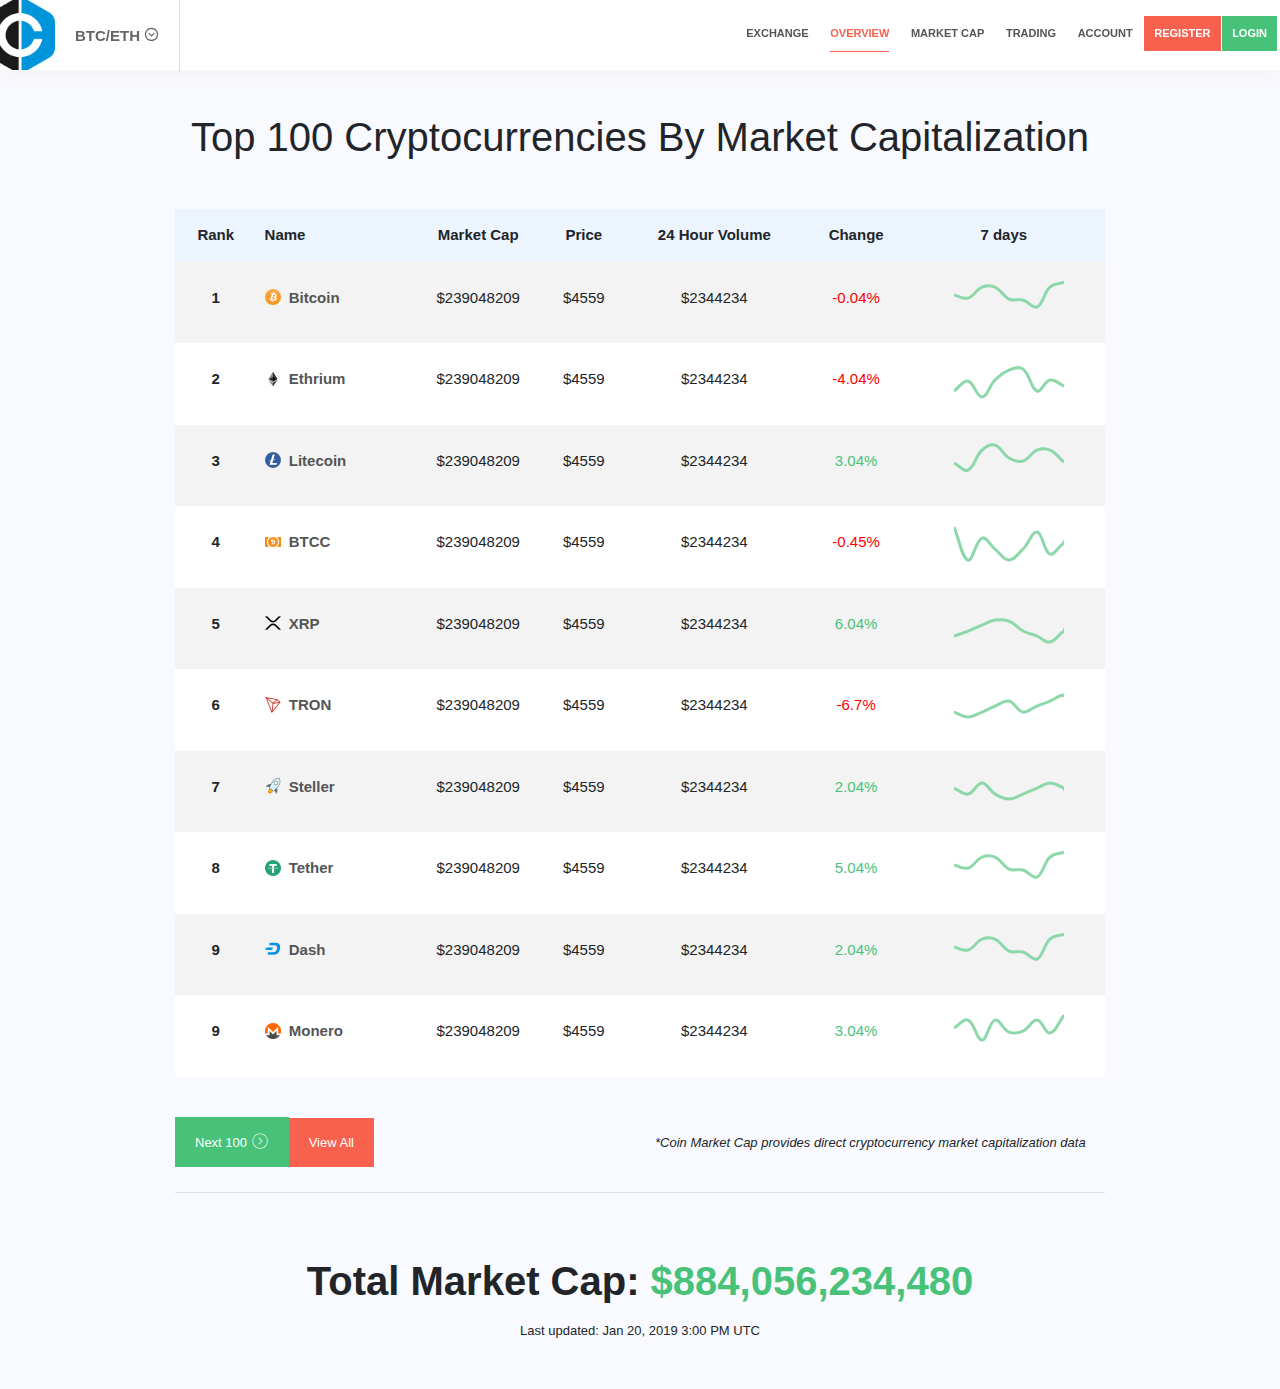
<file: cartsanox/Light/market-overview.html>
<!DOCTYPE html>
<html lang="en">
<!-- Mirrored from Cartsanox-demo.smashingdevs.com/Light/market-overview.php by HTTrack Website Copier/3.x [XR&CO'2014], Mon, 11 Mar 2019 10:29:08 GMT -->
<!-- Added by HTTrack -->
<meta http-equiv="content-type" content="text/html;charset=UTF-8" /><!-- /Added by HTTrack -->

<head class="crypt-dark">
	<meta charset="UTF-8">
	<title>Cartsanox</title>
	<link rel="stylesheet" href="bootstrap/css/bootstrap.min.css">
	<link rel="stylesheet" href="css/style.css">
	<link rel="stylesheet" href="css/icons.css">
	<link rel="stylesheet" href="css/ui.css">
</head>

<body class="">
	<header>
		<div class="container-full-width">
			<div class="crypt-header">
				<div class="row">
					<div class="col-xl-4 col-lg-4 col-md-4 col-sm-5">
						<div class="row">
							<div class="col-xs-2">
								<div class="crypt-logo  img-responsive"><img src="images/logo.png" alt=""></div>
							</div>
							<div class="col-xs-2">
								<div class="crypt-mega-dropdown-menu"> <a href="#"
										class="crypt-mega-dropdown-toggle">BTC/ETH <i
											class="pe-7s-angle-down-circle"></i></a>
									<div class="crypt-mega-dropdown-menu-block">
										<div class="crypt-market-status">
											<div>
												<div class="tab-content">
													<div role="tabpanel" class="tab-pane active">
														<table class="table table-striped">
															<thead>
																<tr>
																	<th scope="col">Coin</th>
																	<th scope="col">Price</th>
																	<th scope="col">Volume</th>
																	<th scope="col">Change</th>
																</tr>
															</thead>
															<tbody>
																<tr>
																	<th scope="row">BTC</th>
																	<td class="crypt-down">0.000056</td>
																	<td>5.3424984</td>
																	<td class="crypt-down"><b>-5.4%</b></td>
																</tr>
																<tr>
																	<th scope="row">LTC</th>
																	<td>0.0000564</td>
																	<td>6.6768876</td>
																	<td>-6.7%</td>
																</tr>
																<tr>
																	<th scope="row">ETH</th>
																	<td>0.0000234</td>
																	<td>4.3456600</td>
																	<td class="crypt-down">-5.6%</td>
																</tr>
																<tr>
																	<th scope="row">XMR</th>
																	<td>0.0000567</td>
																	<td>4.3456600</td>
																	<td>-5.6%</td>
																</tr>
																<tr>
																	<th scope="row">DOGE</th>
																	<td class="crypt-up">0.0000234</td>
																	<td>4.3456600</td>
																	<td class="crypt-up">-9.6%</td>
																</tr>
																<tr>
																	<th scope="row">XMR</th>
																	<td>0.0000567</td>
																	<td>4.3456600</td>
																	<td>-5.6%</td>
																</tr>
															</tbody>
														</table>
													</div>
													<div role="tabpanel" class="tab-pane">
														<table class="table table-striped">
															<thead>
																<tr>
																	<th scope="col">Coin</th>
																	<th scope="col">Price</th>
																	<th scope="col">Volume</th>
																	<th scope="col">Change</th>
																</tr>
															</thead>
															<tbody>
																<tr>
																	<th scope="row">BTC</th>
																	<td class="crypt-down">0.000056</td>
																	<td>5.3424984</td>
																	<td class="crypt-down"><b>-5.4%</b></td>
																</tr>
																<tr>
																	<th scope="row">LTC</th>
																	<td>0.0000564</td>
																	<td>6.6768876</td>
																	<td>-6.7%</td>
																</tr>
																<tr>
																	<th scope="row">DOGE</th>
																	<td class="crypt-up">0.0000234</td>
																	<td>4.3456600</td>
																	<td class="crypt-up">-9.6%</td>
																</tr>
																<tr>
																	<th scope="row">XMR</th>
																	<td>0.0000567</td>
																	<td>4.3456600</td>
																	<td>-5.6%</td>
																</tr>
																<tr>
																	<th scope="row">DOGE</th>
																	<td class="crypt-up">0.0000234</td>
																	<td>4.3456600</td>
																	<td class="crypt-up">-9.6%</td>
																</tr>
																<tr>
																	<th scope="row">XMR</th>
																	<td>0.0000567</td>
																	<td>4.3456600</td>
																	<td>-5.6%</td>
																</tr>
															</tbody>
														</table>
													</div>
													<div role="tabpanel" class="tab-pane">
														<table class="table table-striped">
															<thead>
																<tr>
																	<th scope="col">Coin</th>
																	<th scope="col">Price</th>
																	<th scope="col">Volume</th>
																	<th scope="col">Change</th>
																</tr>
															</thead>
															<tbody>
																<tr>
																	<th scope="row">BTC</th>
																	<td class="crypt-down">0.000056</td>
																	<td>5.3424984</td>
																	<td class="crypt-down"><b>-5.4%</b></td>
																</tr>
																<tr>
																	<th scope="row">DOGE</th>
																	<td class="crypt-up">0.0000234</td>
																	<td>4.3456600</td>
																	<td class="crypt-up">-9.6%</td>
																</tr>
																<tr>
																	<th scope="row">XMR</th>
																	<td>0.0000567</td>
																	<td>4.3456600</td>
																	<td>-5.6%</td>
																</tr>
																<tr>
																	<th scope="row">DOGE</th>
																	<td class="crypt-up">0.0000234</td>
																	<td>4.3456600</td>
																	<td class="crypt-up">-9.6%</td>
																</tr>
																<tr>
																	<th scope="row">XMR</th>
																	<td>0.0000567</td>
																	<td>4.3456600</td>
																	<td>-5.6%</td>
																</tr>
															</tbody>
														</table>
													</div>
												</div>
											</div>
										</div>
									</div>
								</div>
							</div>
						</div>
					</div>
					<div class="col-xl-8 col-lg-8 col-md-8 d-none d-md-block d-lg-block">
						<ul class="crypt-heading-menu fright">
							<li><a href="exchange.html">Exchange</a></li>
							<li><a href="market-overview.html">Overview</a></li>
							<li><a href="marketcap.html">Market Cap</a></li>
							<li><a href="trading.html">Trading</a></li>
							<li><a href="withdrawl.html">Account</a></li>
							<li class="crypt-box-menu menu-red"><a href="#">register</a></li>
							<li class="crypt-box-menu menu-green"><a href="#">login</a></li>
						</ul>
					</div><i class="menu-toggle pe-7s-menu d-xs-block d-sm-block d-md-none d-sm-none"></i>
				</div>
			</div>
		</div>
		<div class="crypt-mobile-menu">
			<ul class="crypt-heading-menu">
				<li class="active"><a href="#">Exchange</a></li>
				<li><a href="#">Market Cap</a></li>
				<li><a href="#">Treanding</a></li>
				<li><a href="#">Tools</a></li>
				<li class="crypt-box-menu menu-red"><a href="#">register</a></li>
				<li class="crypt-box-menu menu-green"><a href="#">login</a></li>
			</ul>
			<div class="crypt-gross-market-cap">
				<h5>$34.795.90 <span class="crypt-up pl-2">+3.435 %</span></h5>
				<h6>0.7925.90 BTC <span class="crypt-down pl-2">+7.435 %</span></h6>
			</div>
		</div>
	</header>
	<div class="container">
		<div class="row">
			<div class="col md-12 text-center">
				<h1 class="mt-5 mb-5">Top 100 Cryptocurrencies By Market Capitalization</h1>
			</div>
		</div>
	</div>
	<div class="container">
		<div class="row">
			<div class="col-md-12">
				<div class="table-responsive">
					<table class="table table-striped crypt-table-market-cap">
						<thead>
							<tr>
								<th scope="col">Rank</th>
								<th scope="col" class="text-left pl-2">Name</th>
								<th scope="col">Market Cap</th>
								<th scope="col">Price</th>
								<th scope="col">24 Hour Volume</th>
								<th scope="col">Change</th>
								<th scope="col">7 days</th>
							</tr>
						</thead>
						<tbody>
							<tr>
								<th>1</th>
								<td class="text-left pl-2 font-weight-bold"><img src="images/coins/btc.png" width="20"
										class="pr-1 crypt-market-cap-logo" alt="coin"> <a href="index.html">Bitcoin</a>
								</td>
								<td>$239048209</td>
								<td>$4559</td>
								<td>$2344234</td>
								<td class="crypt-down"> -0.04%</td>
								<td class="crypt-marketcap-canvas" data-charts="[65,59,81,81,56,55,40,80,90]"
									data-bg="fcbcb3" data-border="8cd8aa"> <canvas></canvas> </td>
							</tr>
							<tr>
								<th>2</th>
								<td class="text-left pl-2 font-weight-bold"><img src="images/coins/eth.png" width="20"
										class="pr-1 crypt-market-cap-logo" alt="coin"> <a href="index.html">Ethrium</a>
								</td>
								<td>$239048209</td>
								<td>$4559</td>
								<td>$2344234</td>
								<td class="crypt-down"> -4.04%</td>
								<td class="crypt-marketcap-canvas" data-charts="[34,54,23,56,76,78,34,56,45]"
									data-bg="d3f0df" data-border="8cd8aa"> <canvas></canvas> </td>
							</tr>
							<tr>
								<th>3</th>
								<td class="text-left pl-2 font-weight-bold"><img src="images/coins/ltc.png" width="20"
										class="pr-1 crypt-market-cap-logo" alt="coin"> <a href="index.html">Litecoin</a>
								</td>
								<td>$239048209</td>
								<td>$4559</td>
								<td>$2344234</td>
								<td class="crypt-up">3.04%</td>
								<td class="crypt-marketcap-canvas" data-charts="[55,40,80,90,65,59,81,81,56]"
									data-bg="d3f0df" data-border="8cd8aa"> <canvas></canvas> </td>
							</tr>
							<tr>
								<th>4</th>
								<td class="text-left pl-2 font-weight-bold"><img src="images/coins/btcc.png" width="20"
										class="pr-1 crypt-market-cap-logo" alt="coin"> <a href="index.html"> BTCC </a>
								</td>
								<td>$239048209</td>
								<td>$4559</td>
								<td>$2344234</td>
								<td class="crypt-down">-0.45%</td>
								<td class="crypt-marketcap-canvas" data-charts="[89,23,67,45,23,45,78,34,56,67]"
									data-bg="d3f0df" data-border="8cd8aa"> <canvas></canvas> </td>
							</tr>
							<tr>
								<th>5</th>
								<td class="text-left pl-2 font-weight-bold"><img src="images/coins/xrp.png" width="20"
										class="pr-1 crypt-market-cap-logo" alt="coin"> <a href="index.html"> XRP </a>
								</td>
								<td>$239048209</td>
								<td>$4559</td>
								<td>$2344234</td>
								<td class="crypt-up">6.04%</td>
								<td class="crypt-marketcap-canvas" data-charts="[34,45,56,67,65,45,34,23,45,56]"
									data-bg="d3f0df" data-border="8cd8aa"> <canvas></canvas> </td>
							</tr>
							<tr>
								<th>6</th>
								<td class="text-left pl-2 font-weight-bold"><img src="images/coins/tron.png" width="20"
										class="pr-1 crypt-market-cap-logo" alt="coin"> <a href="index.html"> TRON </a>
								</td>
								<td>$239048209</td>
								<td>$4559</td>
								<td>$2344234</td>
								<td class="crypt-down">-6.7%</td>
								<td class="crypt-marketcap-canvas" data-charts="[45,34,45,56,67,45,56,67,78,67]"
									data-bg="d3f0df" data-border="8cd8aa"> <canvas></canvas> </td>
							</tr>
							<tr>
								<th>7</th>
								<td class="text-left pl-2 font-weight-bold"><img src="images/coins/stlr.png" width="20"
										class="pr-1 crypt-market-cap-logo" alt="coin"> <a href="index.html"> Steller
									</a></td>
								<td>$239048209</td>
								<td>$4559</td>
								<td>$2344234</td>
								<td class="crypt-up">2.04%</td>
								<td class="crypt-marketcap-canvas" data-charts="[56,45,67,45,34,45,56,67,56,45]"
									data-bg="d3f0df" data-border="8cd8aa"> <canvas></canvas> </td>
							</tr>
							<tr>
								<th>8</th>
								<td class="text-left pl-2 font-weight-bold"><img src="images/coins/tether.png"
										width="20" class="pr-1 crypt-market-cap-logo" alt="coin"> <a href="index.html">
										Tether </a></td>
								<td>$239048209</td>
								<td>$4559</td>
								<td>$2344234</td>
								<td class="crypt-up">5.04%</td>
								<td class="crypt-marketcap-canvas" data-charts="[65,59,81,81,56,55,40,80,90]"
									data-bg="d3f0df" data-border="8cd8aa"> <canvas></canvas> </td>
							</tr>
							<tr>
								<th>9</th>
								<td class="text-left pl-2 font-weight-bold"><img src="images/coins/dash.png" width="20"
										class="pr-1 crypt-market-cap-logo" alt="coin"> <a href="index.html"> Dash </a>
								</td>
								<td>$239048209</td>
								<td>$4559</td>
								<td>$2344234</td>
								<td class="crypt-up">2.04%</td>
								<td class="crypt-marketcap-canvas" data-charts="[65,59,81,81,56,55,40,80,90]"
									data-bg="d3f0df" data-border="8cd8aa"> <canvas></canvas> </td>
							</tr>
							<tr>
								<th>9</th>
								<td class="text-left pl-2 font-weight-bold"><img src="images/coins/monero.png"
										width="20" class="pr-1 crypt-market-cap-logo" alt="coin"> <a href="index.html">
										Monero </a></td>
								<td>$239048209</td>
								<td>$4559</td>
								<td>$2344234</td>
								<td class="crypt-up">3.04%</td>
								<td class="crypt-marketcap-canvas" data-charts="[65,81,40,80,56,59,81,55,90]"
									data-bg="d3f0df" data-border="8cd8aa"> <canvas></canvas> </td>
							</tr>
						</tbody>
					</table>
				</div>
			</div>
		</div>
		<div class="row mb-4 mt-4">
			<div class="col-md-6"><a href="#" class="crypt-btn crypt-button-inline crypt-btn-green">Next 100 <i
						class="pe pe-7s-angle-right-circle"></i></a><a href="#"
					class="crypt-btn crypt-button-inline crypt-btn-red">View All</a></div>
			<div class="col-md-6 mt-3">
				<p><i>*Coin Market Cap provides direct cryptocurrency market capitalization data</i></p>
			</div>
		</div>
		<hr />
		<div class="row">
			<div class="col-md-12">
				<div class="text-center">
					<h1 class="mt-5 mb-3"><b>Total Market Cap: <span class="crypt-up">$884,056,234,480</span></b></h1>
					<p class="mb-5">Last updated: Jan 20, 2019 3:00 PM UTC</p>
				</div>
			</div>
		</div>
	</div>
	<footer>

	</footer>
	<script src="js/cryptorio.bundle.js"></script>
</body>

<!-- Mirrored from Cartsanox-demo.smashingdevs.com/Light/market-overview.php by HTTrack Website Copier/3.x [XR&CO'2014], Mon, 11 Mar 2019 10:29:28 GMT -->

</html>
</file>
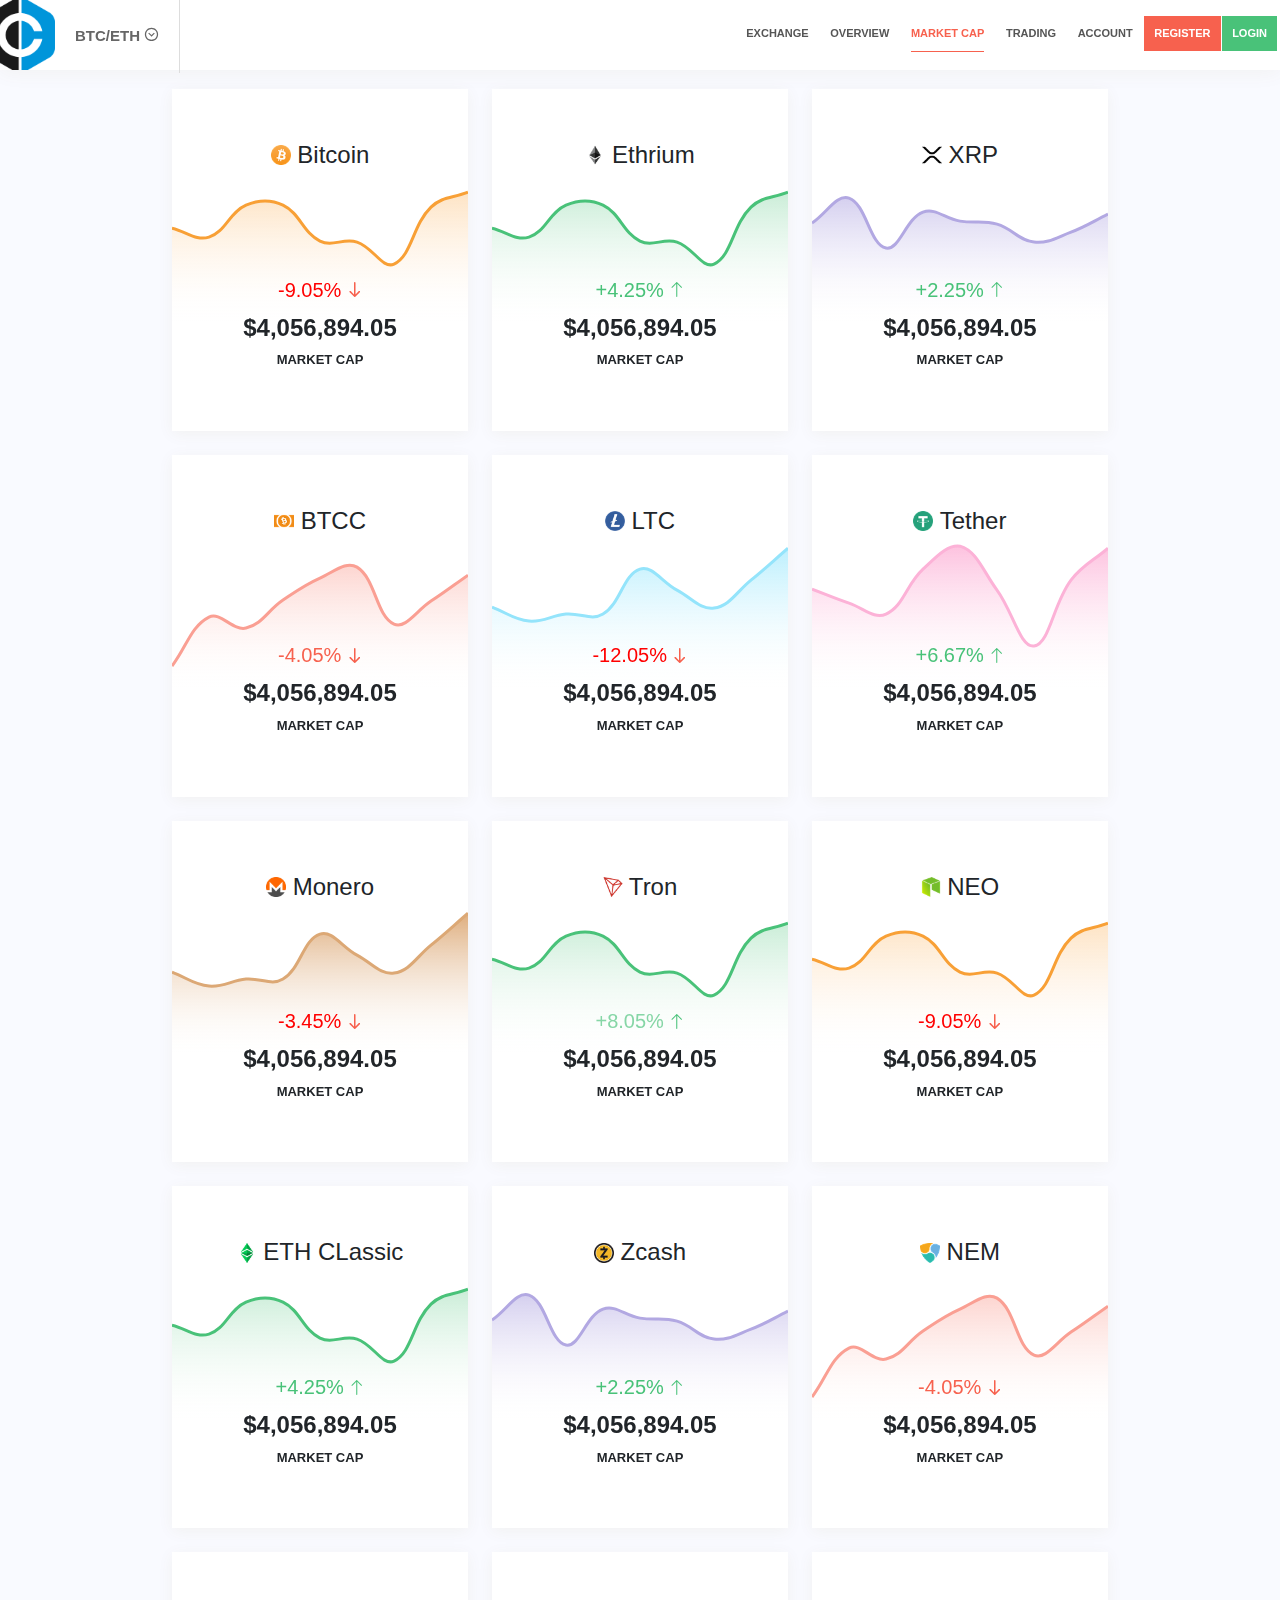
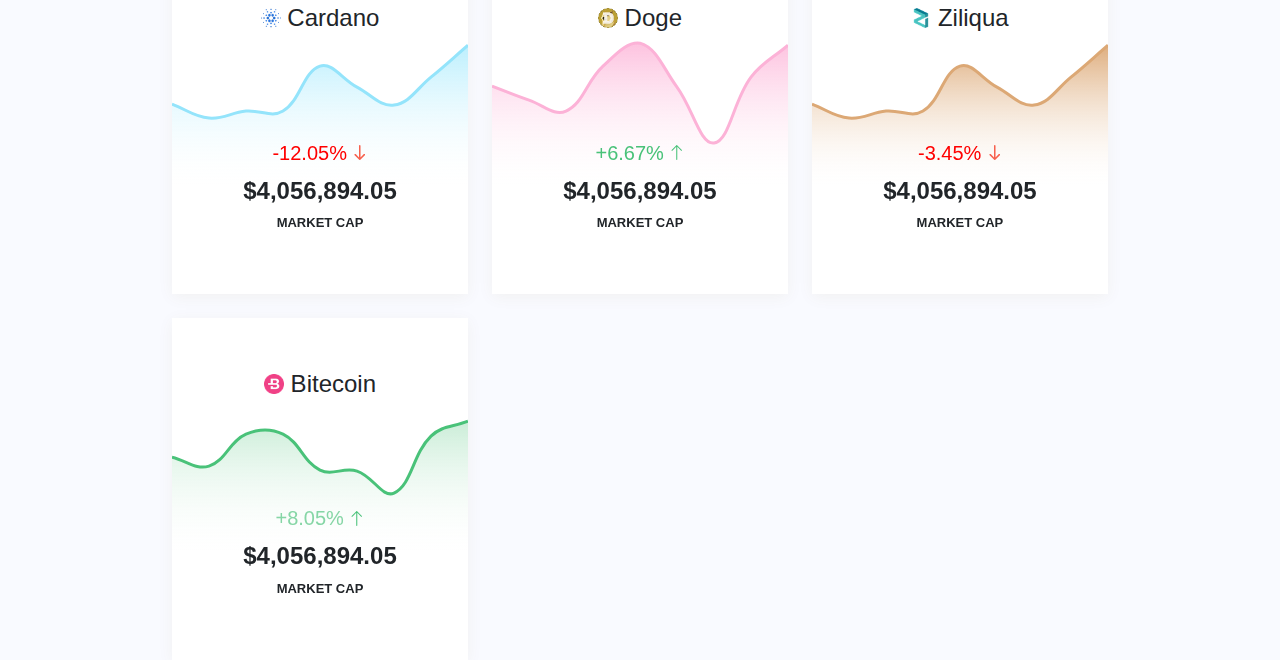
<file: cartsanox/Light/marketcap.html>
<!DOCTYPE html>
<html lang="en">
 
<meta http-equiv="content-type" content="text/html;charset=UTF-8" /><!-- /Added by HTTrack -->

<head class="crypt-dark">
	<meta charset="UTF-8">
	<title>Cartsanox</title>
	<link rel="stylesheet" href="bootstrap/css/bootstrap.min.css">
	<link rel="stylesheet" href="css/style.css">
	<link rel="stylesheet" href="css/icons.css">
	<link rel="stylesheet" href="css/ui.css">
</head>

<body class="">
	<header>
		<div class="container-full-width">
			<div class="crypt-header">
				<div class="row">
					<div class="col-xl-4 col-lg-4 col-md-4 col-sm-5">
						<div class="row">
							<div class="col-xs-2">
								<div class="crypt-logo  img-responsive"><img src="images/logo.png" alt=""></div>
							</div>
							<div class="col-xs-2">
								<div class="crypt-mega-dropdown-menu"> <a href="#"
										class="crypt-mega-dropdown-toggle">BTC/ETH <i
											class="pe-7s-angle-down-circle"></i></a>
									<div class="crypt-mega-dropdown-menu-block">
										<div class="crypt-market-status">
											<div>
												<div class="tab-content">
													<div role="tabpanel" class="tab-pane active">
														<table class="table table-striped">
															<thead>
																<tr>
																	<th scope="col">Coin</th>
																	<th scope="col">Price</th>
																	<th scope="col">Volume</th>
																	<th scope="col">Change</th>
																</tr>
															</thead>
															<tbody>
																<tr>
																	<th scope="row">BTC</th>
																	<td class="crypt-down">0.000056</td>
																	<td>5.3424984</td>
																	<td class="crypt-down"><b>-5.4%</b></td>
																</tr>
																<tr>
																	<th scope="row">LTC</th>
																	<td>0.0000564</td>
																	<td>6.6768876</td>
																	<td>-6.7%</td>
																</tr>
																<tr>
																	<th scope="row">ETH</th>
																	<td>0.0000234</td>
																	<td>4.3456600</td>
																	<td class="crypt-down">-5.6%</td>
																</tr>
																<tr>
																	<th scope="row">XMR</th>
																	<td>0.0000567</td>
																	<td>4.3456600</td>
																	<td>-5.6%</td>
																</tr>
																<tr>
																	<th scope="row">DOGE</th>
																	<td class="crypt-up">0.0000234</td>
																	<td>4.3456600</td>
																	<td class="crypt-up">-9.6%</td>
																</tr>
																<tr>
																	<th scope="row">XMR</th>
																	<td>0.0000567</td>
																	<td>4.3456600</td>
																	<td>-5.6%</td>
																</tr>
															</tbody>
														</table>
													</div>
													<div role="tabpanel" class="tab-pane">
														<table class="table table-striped">
															<thead>
																<tr>
																	<th scope="col">Coin</th>
																	<th scope="col">Price</th>
																	<th scope="col">Volume</th>
																	<th scope="col">Change</th>
																</tr>
															</thead>
															<tbody>
																<tr>
																	<th scope="row">BTC</th>
																	<td class="crypt-down">0.000056</td>
																	<td>5.3424984</td>
																	<td class="crypt-down"><b>-5.4%</b></td>
																</tr>
																<tr>
																	<th scope="row">LTC</th>
																	<td>0.0000564</td>
																	<td>6.6768876</td>
																	<td>-6.7%</td>
																</tr>
																<tr>
																	<th scope="row">DOGE</th>
																	<td class="crypt-up">0.0000234</td>
																	<td>4.3456600</td>
																	<td class="crypt-up">-9.6%</td>
																</tr>
																<tr>
																	<th scope="row">XMR</th>
																	<td>0.0000567</td>
																	<td>4.3456600</td>
																	<td>-5.6%</td>
																</tr>
																<tr>
																	<th scope="row">DOGE</th>
																	<td class="crypt-up">0.0000234</td>
																	<td>4.3456600</td>
																	<td class="crypt-up">-9.6%</td>
																</tr>
																<tr>
																	<th scope="row">XMR</th>
																	<td>0.0000567</td>
																	<td>4.3456600</td>
																	<td>-5.6%</td>
																</tr>
															</tbody>
														</table>
													</div>
													<div role="tabpanel" class="tab-pane">
														<table class="table table-striped">
															<thead>
																<tr>
																	<th scope="col">Coin</th>
																	<th scope="col">Price</th>
																	<th scope="col">Volume</th>
																	<th scope="col">Change</th>
																</tr>
															</thead>
															<tbody>
																<tr>
																	<th scope="row">BTC</th>
																	<td class="crypt-down">0.000056</td>
																	<td>5.3424984</td>
																	<td class="crypt-down"><b>-5.4%</b></td>
																</tr>
																<tr>
																	<th scope="row">DOGE</th>
																	<td class="crypt-up">0.0000234</td>
																	<td>4.3456600</td>
																	<td class="crypt-up">-9.6%</td>
																</tr>
																<tr>
																	<th scope="row">XMR</th>
																	<td>0.0000567</td>
																	<td>4.3456600</td>
																	<td>-5.6%</td>
																</tr>
																<tr>
																	<th scope="row">DOGE</th>
																	<td class="crypt-up">0.0000234</td>
																	<td>4.3456600</td>
																	<td class="crypt-up">-9.6%</td>
																</tr>
																<tr>
																	<th scope="row">XMR</th>
																	<td>0.0000567</td>
																	<td>4.3456600</td>
																	<td>-5.6%</td>
																</tr>
															</tbody>
														</table>
													</div>
												</div>
											</div>
										</div>
									</div>
								</div>
							</div>
						</div>
					</div>
					<div class="col-xl-8 col-lg-8 col-md-8 d-none d-md-block d-lg-block">
						<ul class="crypt-heading-menu fright">
							<li><a href="exchange.html">Exchange</a></li>
							<li><a href="market-overview.html">Overview</a></li>
							<li><a href="marketcap.html">Market Cap</a></li>
							<li><a href="trading.html">Trading</a></li>
							<li><a href="withdrawl.html">Account</a></li>
							<li class="crypt-box-menu menu-red"><a href="#">register</a></li>
							<li class="crypt-box-menu menu-green"><a href="#">login</a></li>
						</ul>
					</div><i class="menu-toggle pe-7s-menu d-xs-block d-sm-block d-md-none d-sm-none"></i>
				</div>
			</div>
		</div>
		<div class="crypt-mobile-menu">
			<ul class="crypt-heading-menu">
				<li class="active"><a href="#">Exchange</a></li>
				<li><a href="#">Market Cap</a></li>
				<li><a href="#">Treanding</a></li>
				<li><a href="#">Tools</a></li>
				<li class="crypt-box-menu menu-red"><a href="#">register</a></li>
				<li class="crypt-box-menu menu-green"><a href="#">login</a></li>
			</ul>
			<div class="crypt-gross-market-cap">
				<h5>$34.795.90 <span class="crypt-up pl-2">+3.435 %</span></h5>
				<h6>0.7925.90 BTC <span class="crypt-down pl-2">+7.435 %</span></h6>
			</div>
		</div>
	</header>
	<div class="container">
		<div class="row sm-gutters">
			<div class="col-md-6 col-lg-4 col-xl-3">
				<div class="crypt-fulldiv-linechart mt-4">
					<h4 class="coinname"><img src="images/coins/btc.png" width="20" class="crypt-market-cap-logo"
							alt="logo"> Bitcoin</h4>
					<div class="crypt-individual-marketcap" data-charts="[65,59,81,81,56,55,40,80,90]" data-bg="fdddb7"
						data-border="f8a036"> <canvas></canvas> </div>
					<div class="coin-meta-data text-center">
						<h5 class="crypt-down">-9.05% <img src="images/download-arrow.svg" width="15"
								class="crypt-market-cap-logo" alt="logo"></h5>
						<h4>$4,056,894.05</h4>
						<p><b>MARKET CAP</b></p>
					</div>
				</div>
			</div>
			<div class="col-md-6 col-lg-4 col-xl-3">
				<div class="crypt-fulldiv-linechart mt-4">
					<h4 class="coinname"><img src="images/coins/eth.png" width="20" class="crypt-market-cap-logo"
							alt="logo"> Ethrium</h4>
					<div class="crypt-individual-marketcap" data-charts="[65,59,81,81,56,55,40,80,90]" data-bg="bfe9cf"
						data-border="49c279"> <canvas></canvas> </div>
					<div class="coin-meta-data text-center">
						<h5 class="crypt-up">+4.25% <img src="images/up-arrow.svg" width="15"
								class="crypt-market-cap-logo" alt="logo"></h5>
						<h4>$4,056,894.05</h4>
						<p><b>MARKET CAP</b></p>
					</div>
				</div>
			</div>
			<div class="col-md-6 col-lg-4 col-xl-3">
				<div class="crypt-fulldiv-linechart mt-4">
					<h4 class="coinname"><img src="images/coins/xrp.png" width="20" class="crypt-market-cap-logo"
							alt="logo"> XRP</h4>
					<div class="crypt-individual-marketcap" data-charts="[55,69,41,61,56,54,44,50,60]" data-bg="c7c0ea"
						data-border="b2a8e2"> <canvas></canvas> </div>
					<div class="coin-meta-data text-center">
						<h5 class="crypt-up">+2.25% <img src="images/up-arrow.svg" width="15"
								class="crypt-market-cap-logo" alt="logo"></h5>
						<h4>$4,056,894.05</h4>
						<p><b>MARKET CAP</b></p>
					</div>
				</div>
			</div>
			<div class="col-md-6 col-lg-4 col-xl-3">
				<div class="crypt-fulldiv-linechart mt-4">
					<h4 class="coinname"><img src="images/coins/btcc.png" width="20" class="crypt-market-cap-logo"
							alt="logo"> BTCC</h4>
					<div class="crypt-individual-marketcap" data-charts="[15,49,41,61,76,84,44,60,78]" data-bg="fcc6bf"
						data-border="fa9f93"> <canvas></canvas> </div>
					<div class="coin-meta-data text-center">
						<h5 class="crypt-red">-4.05% <img src="images/download-arrow.svg" width="15"
								class="crypt-market-cap-logo" alt="logo"></h5>
						<h4>$4,056,894.05</h4>
						<p><b>MARKET CAP</b></p>
					</div>
				</div>
			</div>
			<div class="col-md-6 col-lg-4 col-xl-3">
				<div class="crypt-fulldiv-linechart mt-4">
					<h4 class="coinname"><img src="images/coins/ltc.png" width="20" class="crypt-market-cap-logo"
							alt="logo"> LTC</h4>
					<div class="crypt-individual-marketcap" data-charts="[45,37,41,41,66,54,44,60,78]" data-bg="b8eefd"
						data-border="94e4fb"> <canvas></canvas> </div>
					<div class="coin-meta-data text-center">
						<h5 class="crypt-down">-12.05% <img src="images/download-arrow.svg" width="15"
								class="crypt-market-cap-logo" alt="logo"></h5>
						<h4>$4,056,894.05</h4>
						<p><b>MARKET CAP</b></p>
					</div>
				</div>
			</div>
			<div class="col-md-6 col-lg-4 col-xl-3">
				<div class="crypt-fulldiv-linechart mt-4">
					<h4 class="coinname"><img src="images/coins/tether.png" width="20" class="crypt-market-cap-logo"
							alt="logo"> Tether</h4>
					<div class="crypt-individual-marketcap" data-charts="[55,47,41,66,79,54,23,60,78]" data-bg="fdc0de"
						data-border="fcb2d7"> <canvas></canvas> </div>
					<div class="coin-meta-data text-center">
						<h5 class="crypt-up">+6.67% <img src="images/up-arrow.svg" width="15"
								class="crypt-market-cap-logo" alt="logo"></h5>
						<h4>$4,056,894.05</h4>
						<p><b>MARKET CAP</b></p>
					</div>
				</div>
			</div>
			<div class="col-md-6 col-lg-4 col-xl-3">
				<div class="crypt-fulldiv-linechart mt-4">
					<h4 class="coinname"><img src="images/coins/monero.png" width="20" class="crypt-market-cap-logo"
							alt="logo"> Monero</h4>
					<div class="crypt-individual-marketcap" data-charts="[45,37,41,41,66,54,44,60,78]" data-bg="dca875"
						data-border="dca875"> <canvas></canvas> </div>
					<div class="coin-meta-data text-center">
						<h5 class="crypt-down">-3.45% <img src="images/download-arrow.svg" width="15"
								class="crypt-market-cap-logo" alt="logo"></h5>
						<h4>$4,056,894.05</h4>
						<p><b>MARKET CAP</b></p>
					</div>
				</div>
			</div>
			<div class="col-md-6 col-lg-4 col-xl-3">
				<div class="crypt-fulldiv-linechart mt-4">
					<h4 class="coinname"><img src="images/coins/tron.png" width="20" class="crypt-market-cap-logo"
							alt="logo"> Tron</h4>
					<div class="crypt-individual-marketcap" data-charts="[65,59,81,81,56,55,40,80,90]" data-bg="bfe9cf"
						data-border="49c279"> <canvas></canvas> </div>
					<div class="coin-meta-data text-center">
						<h5 class="crypt-green">+8.05% <img src="images/up-arrow.svg" width="15"
								class="crypt-market-cap-logo" alt="logo"></h5>
						<h4>$4,056,894.05</h4>
						<p><b>MARKET CAP</b></p>
					</div>
				</div>
			</div>
			<div class="col-md-6 col-lg-4 col-xl-3">
				<div class="crypt-fulldiv-linechart mt-4">
					<h4 class="coinname"><img src="images/coins/neo.png" width="20" class="crypt-market-cap-logo"
							alt="logo"> NEO</h4>
					<div class="crypt-individual-marketcap" data-charts="[65,59,81,81,56,55,40,80,90]" data-bg="fdddb7"
						data-border="f8a036"> <canvas></canvas> </div>
					<div class="coin-meta-data text-center">
						<h5 class="crypt-down">-9.05% <img src="images/download-arrow.svg" width="15"
								class="crypt-market-cap-logo" alt="logo"></h5>
						<h4>$4,056,894.05</h4>
						<p><b>MARKET CAP</b></p>
					</div>
				</div>
			</div>
			<div class="col-md-6 col-lg-4 col-xl-3">
				<div class="crypt-fulldiv-linechart mt-4">
					<h4 class="coinname"><img src="images/coins/ethc.png" width="20" class="crypt-market-cap-logo"
							alt="logo"> ETH CLassic</h4>
					<div class="crypt-individual-marketcap" data-charts="[65,59,81,81,56,55,40,80,90]" data-bg="bfe9cf"
						data-border="49c279"> <canvas></canvas> </div>
					<div class="coin-meta-data text-center">
						<h5 class="crypt-up">+4.25% <img src="images/up-arrow.svg" width="15"
								class="crypt-market-cap-logo" alt="logo"></h5>
						<h4>$4,056,894.05</h4>
						<p><b>MARKET CAP</b></p>
					</div>
				</div>
			</div>
			<div class="col-md-6 col-lg-4 col-xl-3">
				<div class="crypt-fulldiv-linechart mt-4">
					<h4 class="coinname"><img src="images/coins/zc.png" width="20" class="crypt-market-cap-logo"
							alt="logo"> Zcash</h4>
					<div class="crypt-individual-marketcap" data-charts="[55,69,41,61,56,54,44,50,60]" data-bg="c7c0ea"
						data-border="b2a8e2"> <canvas></canvas> </div>
					<div class="coin-meta-data text-center">
						<h5 class="crypt-up">+2.25% <img src="images/up-arrow.svg" width="15"
								class="crypt-market-cap-logo" alt="logo"></h5>
						<h4>$4,056,894.05</h4>
						<p><b>MARKET CAP</b></p>
					</div>
				</div>
			</div>
			<div class="col-md-6 col-lg-4 col-xl-3">
				<div class="crypt-fulldiv-linechart mt-4">
					<h4 class="coinname"><img src="images/coins/nem.png" width="20" class="crypt-market-cap-logo"
							alt="logo"> NEM</h4>
					<div class="crypt-individual-marketcap" data-charts="[15,49,41,61,76,84,44,60,78]" data-bg="fcc6bf"
						data-border="fa9f93"> <canvas></canvas> </div>
					<div class="coin-meta-data text-center">
						<h5 class="crypt-red">-4.05% <img src="images/download-arrow.svg" width="15"
								class="crypt-market-cap-logo" alt="logo"></h5>
						<h4>$4,056,894.05</h4>
						<p><b>MARKET CAP</b></p>
					</div>
				</div>
			</div>
			<div class="col-md-6 col-lg-4 col-xl-3">
				<div class="crypt-fulldiv-linechart mt-4">
					<h4 class="coinname"><img src="images/coins/cardano.png" width="20" class="crypt-market-cap-logo"
							alt="logo"> Cardano</h4>
					<div class="crypt-individual-marketcap" data-charts="[45,37,41,41,66,54,44,60,78]" data-bg="b8eefd"
						data-border="94e4fb"> <canvas></canvas> </div>
					<div class="coin-meta-data text-center">
						<h5 class="crypt-down">-12.05% <img src="images/download-arrow.svg" width="15"
								class="crypt-market-cap-logo" alt="logo"></h5>
						<h4>$4,056,894.05</h4>
						<p><b>MARKET CAP</b></p>
					</div>
				</div>
			</div>
			<div class="col-md-6 col-lg-4 col-xl-3">
				<div class="crypt-fulldiv-linechart mt-4">
					<h4 class="coinname"><img src="images/coins/doge.png" width="20" class="crypt-market-cap-logo"
							alt="logo"> Doge</h4>
					<div class="crypt-individual-marketcap" data-charts="[55,47,41,66,79,54,23,60,78]" data-bg="fdc0de"
						data-border="fcb2d7"> <canvas></canvas> </div>
					<div class="coin-meta-data text-center">
						<h5 class="crypt-up">+6.67% <img src="images/up-arrow.svg" width="15"
								class="crypt-market-cap-logo" alt="logo"></h5>
						<h4>$4,056,894.05</h4>
						<p><b>MARKET CAP</b></p>
					</div>
				</div>
			</div>
			<div class="col-md-6 col-lg-4 col-xl-3">
				<div class="crypt-fulldiv-linechart mt-4">
					<h4 class="coinname"><img src="images/coins/zil.png" width="20" class="crypt-market-cap-logo"
							alt="logo"> Ziliqua</h4>
					<div class="crypt-individual-marketcap" data-charts="[45,37,41,41,66,54,44,60,78]" data-bg="dca875"
						data-border="dca875"> <canvas></canvas> </div>
					<div class="coin-meta-data text-center">
						<h5 class="crypt-down">-3.45% <img src="images/download-arrow.svg" width="15"
								class="crypt-market-cap-logo" alt="logo"></h5>
						<h4>$4,056,894.05</h4>
						<p><b>MARKET CAP</b></p>
					</div>
				</div>
			</div>
			<div class="col-md-6 col-lg-4 col-xl-3">
				<div class="crypt-fulldiv-linechart mt-4">
					<h4 class="coinname"><img src="images/coins/bite.png" width="20" class="crypt-market-cap-logo"
							alt="logo"> Bitecoin</h4>
					<div class="crypt-individual-marketcap" data-charts="[65,59,81,81,56,55,40,80,90]" data-bg="bfe9cf"
						data-border="49c279"> <canvas></canvas> </div>
					<div class="coin-meta-data text-center">
						<h5 class="crypt-green">+8.05% <img src="images/up-arrow.svg" width="15"
								class="crypt-market-cap-logo" alt="logo"></h5>
						<h4>$4,056,894.05</h4>
						<p><b>MARKET CAP</b></p>
					</div>
				</div>
			</div>
		</div>
	</div>
	<footer>

	</footer>
	<script src="js/cryptorio.bundle.js"></script>
</body>

<!-- Mirrored from Cartsanox-demo.smashingdevs.com/Light/marketcap.php by HTTrack Website Copier/3.x [XR&CO'2014], Mon, 11 Mar 2019 10:29:48 GMT -->

</html>
</file>
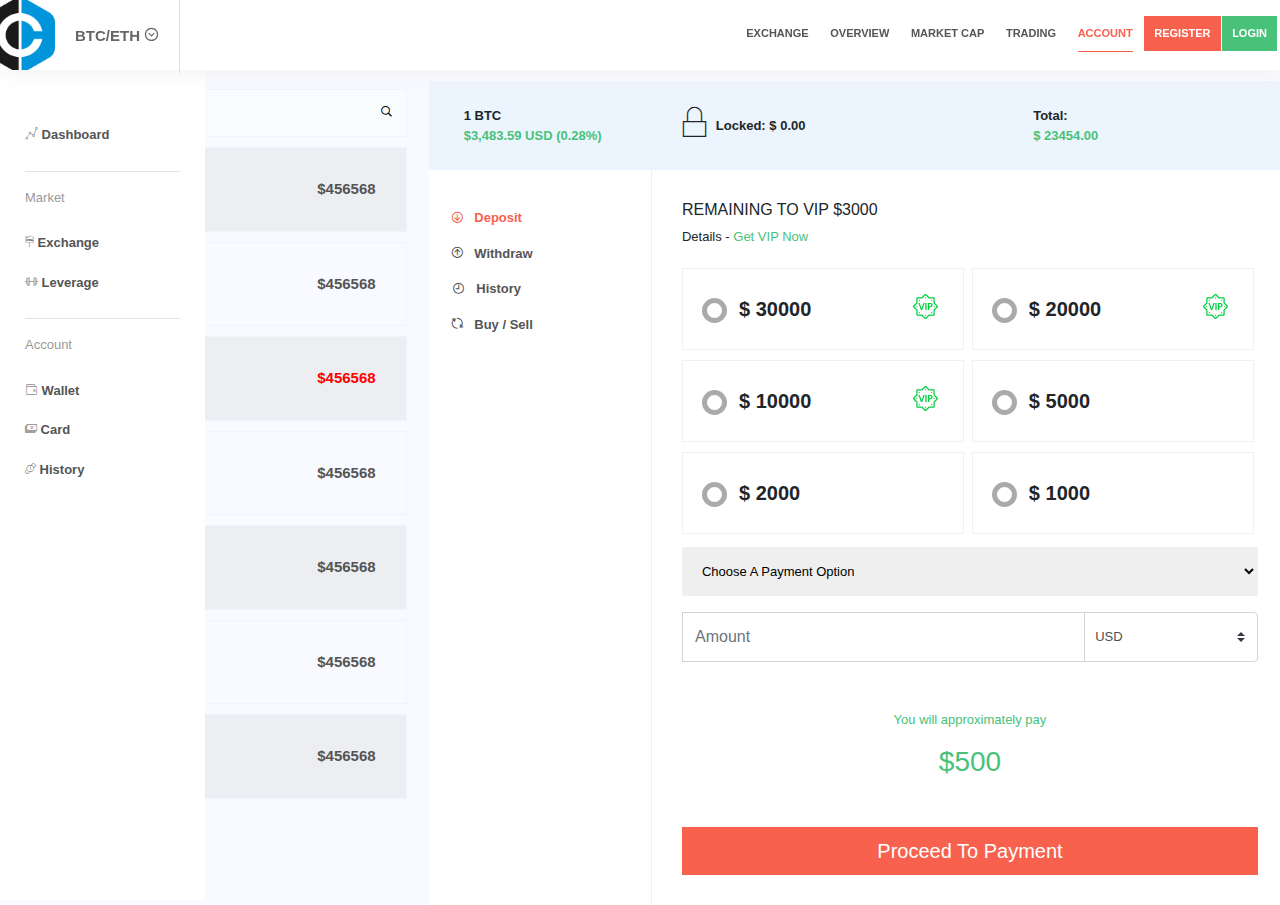
<file: cartsanox/Light/withdrawl.html>
<!DOCTYPE html>
<html lang="en">
<!-- Mirrored from crypterio-demo.smashingdevs.com/Light/withdrawl.php by HTTrack Website Copier/3.x [XR&CO'2014], Mon, 11 Mar 2019 10:29:48 GMT -->
<!-- Added by HTTrack -->
<meta http-equiv="content-type" content="text/html;charset=UTF-8" /><!-- /Added by HTTrack -->

<head class="crypt-dark">
	<meta charset="UTF-8">
	<title>Crypterio</title>
	<link rel="stylesheet" href="bootstrap/css/bootstrap.min.css">
	<link rel="stylesheet" href="css/style.css">
	<link rel="stylesheet" href="css/icons.css">
	<link rel="stylesheet" href="css/ui.css">
</head>

<body class="">
	<header>
		<div class="container-full-width">
			<div class="crypt-header">
				<div class="row">
					<div class="col-xl-4 col-lg-4 col-md-4 col-sm-5">
						<div class="row">
							<div class="col-xs-2">
								<div class="crypt-logo  img-responsive"><img src="images/logo.png" alt=""></div>
							</div>
							<div class="col-xs-2">
								<div class="crypt-mega-dropdown-menu"> <a href="#"
										class="crypt-mega-dropdown-toggle">BTC/ETH <i
											class="pe-7s-angle-down-circle"></i></a>
									<div class="crypt-mega-dropdown-menu-block">
										<div class="crypt-market-status">
											<div>
												<div class="tab-content">
													<div role="tabpanel" class="tab-pane active">
														<table class="table table-striped">
															<thead>
																<tr>
																	<th scope="col">Coin</th>
																	<th scope="col">Price</th>
																	<th scope="col">Volume</th>
																	<th scope="col">Change</th>
																</tr>
															</thead>
															<tbody>
																<tr>
																	<th scope="row">BTC</th>
																	<td class="crypt-down">0.000056</td>
																	<td>5.3424984</td>
																	<td class="crypt-down"><b>-5.4%</b></td>
																</tr>
																<tr>
																	<th scope="row">LTC</th>
																	<td>0.0000564</td>
																	<td>6.6768876</td>
																	<td>-6.7%</td>
																</tr>
																<tr>
																	<th scope="row">ETH</th>
																	<td>0.0000234</td>
																	<td>4.3456600</td>
																	<td class="crypt-down">-5.6%</td>
																</tr>
																<tr>
																	<th scope="row">XMR</th>
																	<td>0.0000567</td>
																	<td>4.3456600</td>
																	<td>-5.6%</td>
																</tr>
																<tr>
																	<th scope="row">DOGE</th>
																	<td class="crypt-up">0.0000234</td>
																	<td>4.3456600</td>
																	<td class="crypt-up">-9.6%</td>
																</tr>
																<tr>
																	<th scope="row">XMR</th>
																	<td>0.0000567</td>
																	<td>4.3456600</td>
																	<td>-5.6%</td>
																</tr>
															</tbody>
														</table>
													</div>
													<div role="tabpanel" class="tab-pane">
														<table class="table table-striped">
															<thead>
																<tr>
																	<th scope="col">Coin</th>
																	<th scope="col">Price</th>
																	<th scope="col">Volume</th>
																	<th scope="col">Change</th>
																</tr>
															</thead>
															<tbody>
																<tr>
																	<th scope="row">BTC</th>
																	<td class="crypt-down">0.000056</td>
																	<td>5.3424984</td>
																	<td class="crypt-down"><b>-5.4%</b></td>
																</tr>
																<tr>
																	<th scope="row">LTC</th>
																	<td>0.0000564</td>
																	<td>6.6768876</td>
																	<td>-6.7%</td>
																</tr>
																<tr>
																	<th scope="row">DOGE</th>
																	<td class="crypt-up">0.0000234</td>
																	<td>4.3456600</td>
																	<td class="crypt-up">-9.6%</td>
																</tr>
																<tr>
																	<th scope="row">XMR</th>
																	<td>0.0000567</td>
																	<td>4.3456600</td>
																	<td>-5.6%</td>
																</tr>
																<tr>
																	<th scope="row">DOGE</th>
																	<td class="crypt-up">0.0000234</td>
																	<td>4.3456600</td>
																	<td class="crypt-up">-9.6%</td>
																</tr>
																<tr>
																	<th scope="row">XMR</th>
																	<td>0.0000567</td>
																	<td>4.3456600</td>
																	<td>-5.6%</td>
																</tr>
															</tbody>
														</table>
													</div>
													<div role="tabpanel" class="tab-pane">
														<table class="table table-striped">
															<thead>
																<tr>
																	<th scope="col">Coin</th>
																	<th scope="col">Price</th>
																	<th scope="col">Volume</th>
																	<th scope="col">Change</th>
																</tr>
															</thead>
															<tbody>
																<tr>
																	<th scope="row">BTC</th>
																	<td class="crypt-down">0.000056</td>
																	<td>5.3424984</td>
																	<td class="crypt-down"><b>-5.4%</b></td>
																</tr>
																<tr>
																	<th scope="row">DOGE</th>
																	<td class="crypt-up">0.0000234</td>
																	<td>4.3456600</td>
																	<td class="crypt-up">-9.6%</td>
																</tr>
																<tr>
																	<th scope="row">XMR</th>
																	<td>0.0000567</td>
																	<td>4.3456600</td>
																	<td>-5.6%</td>
																</tr>
																<tr>
																	<th scope="row">DOGE</th>
																	<td class="crypt-up">0.0000234</td>
																	<td>4.3456600</td>
																	<td class="crypt-up">-9.6%</td>
																</tr>
																<tr>
																	<th scope="row">XMR</th>
																	<td>0.0000567</td>
																	<td>4.3456600</td>
																	<td>-5.6%</td>
																</tr>
															</tbody>
														</table>
													</div>
												</div>
											</div>
										</div>
									</div>
								</div>
							</div>
						</div>
					</div>
					<div class="col-xl-8 col-lg-8 col-md-8 d-none d-md-block d-lg-block">
						<ul class="crypt-heading-menu fright">
							<li><a href="exchange.html">Exchange</a></li>
							<li><a href="market-overview.html">Overview</a></li>
							<li><a href="marketcap.html">Market Cap</a></li>
							<li><a href="trading.html">Trading</a></li>
							<li><a href="withdrawl.html">Account</a></li>
							<li class="crypt-box-menu menu-red"><a href="#">register</a></li>
							<li class="crypt-box-menu menu-green"><a href="#">login</a></li>
						</ul>
					</div><i class="menu-toggle pe-7s-menu d-xs-block d-sm-block d-md-none d-sm-none"></i>
				</div>
			</div>
		</div>
		<div class="crypt-mobile-menu">
			<ul class="crypt-heading-menu">
				<li class="active"><a href="#">Exchange</a></li>
				<li><a href="#">Market Cap</a></li>
				<li><a href="#">Treanding</a></li>
				<li><a href="#">Tools</a></li>
				<li class="crypt-box-menu menu-red"><a href="#">register</a></li>
				<li class="crypt-box-menu menu-green"><a href="#">login</a></li>
			</ul>
			<div class="crypt-gross-market-cap">
				<h5>$34.795.90 <span class="crypt-up pl-2">+3.435 %</span></h5>
				<h6>0.7925.90 BTC <span class="crypt-down pl-2">+7.435 %</span></h6>
			</div>
		</div>
	</header>
	<div class="crypt-side-menu crypt-left-sided crypt-floatable-menu bg-white">
		<ul>
			<li><a href="#"><i class="pe-7s-graph1"></i> Dashboard</a></li>
		</ul>
		<hr>
		<p>Market</p>
		<ul>
			<li><a href="#"><i class="pe-7s-way"></i> Exchange</a></li>
			<li><a href="#"><i class="pe-7s-gym"></i> Leverage</a></li>
		</ul>
		<hr>
		<p>Account</p>
		<ul>
			<li><a href="#"><i class="pe-7s-wallet"></i> Wallet</a></li>
			<li><a href="#"><i class="pe-7s-cash"></i> Card</a></li>
			<li><a href="#"><i class="pe-7s-wristwatch"></i> History</a></li>
		</ul>
	</div>
	<div class="container-full-width">
		<div class="row sm-gutters">
			<div class="col-xl-2 d-none d-xl-block"></div>
			<div class="col-md-3 col-lg-4 col-xl-4">
				<div class="crypt-deepblue-segment p-2 mt-3">
					<form class="crypt-dash-search"><input type="search" placeholder="Search..." name="s"
							class="crypt-big-search"><button type="submit"> <i class="pe-7s-search"></i></button></form>
					<ul class="crypt-big-list crypt-coin-select">
						<li><a href="#bitcoin"><img src="images/coins/btc.png" width="25"
									class="crypt-market-cap-logo pr-2" alt="coin"> Bitcoin <p class="fright">
									<b>$456568</b></p></a></li>
						<li><a href="#ethrium"><img src="images/coins/eth.png" width="25"
									class="crypt-market-cap-logo pr-2" alt="coin"> Ethrium <p class="fright">
									<b>$456568</b></p></a></li>
						<li><a href="#litecoin"><img src="images/coins/ltc.png" width="25"
									class="crypt-market-cap-logo pr-2" alt="coin"> Litecoin <p
									class="fright crypt-down"><b>$456568</b></p></a></li>
						<li><a href="#xrp"><img src="images/coins/xrp.png" width="25" class="crypt-market-cap-logo pr-2"
									alt="coin"> XRP <p class="fright"><b>$456568</b></p></a></li>
						<li><a href="#monero"><img src="images/coins/monero.png" width="25"
									class="crypt-market-cap-logo pr-2" alt="coin"> Monero <p class="fright">
									<b>$456568</b></p></a></li>
						<li><a href="#zilliqua"><img src="images/coins/zil.png" width="25"
									class="crypt-market-cap-logo pr-2" alt="coin"> Zilliqua <p class="fright">
									<b>$456568</b></p></a></li>
						<li><a href="#dash"><img src="images/coins/dash.png" width="25"
									class="crypt-market-cap-logo pr-2" alt="coin"> Dash <p class="fright"><b>$456568</b>
								</p></a></li>
					</ul>
				</div>
			</div>
			<div class="col-md-9 col-lg-8 col-xl-6">
				<div class="crypt-dash-withdraw mt-3 d-block" id="bitcoin">
					<div class="crypt-withdraw-heading">
						<div class="row">
							<div class="col-md-3">
								<p><b>1 BTC</b></p>
								<p class="crypt-up"><b>$3,483.59 USD (0.28%) </b></p>
							</div>
							<div class="col-md-5"><i class="pe-7s-lock icon-big"></i>
								<p><b>Locked: $ 0.00</b></p>
							</div>
							<div class="col-md-4">
								<p><b>Total:</b></p>
								<p class="crypt-up"><b> $ 23454.00</b></p>
							</div>
						</div>
					</div>
					<div class="crypt-withdraw-body bg-white">
						<div class="row">
							<div class="col-md-3">
								<div class="nav flex-column nav-pills" role="tablist" aria-orientation="vertical"><a
										class="nav-link active" id="v-pills-zilliqua-btc-deposit-tab" data-toggle="pill"
										href="#v-pills-zilliqua-btc-deposit" role="tab"
										aria-controls="v-pills-zilliqua-btc-deposit" aria-selected="true"><i
											class="pe-7s-bottom-arrow"></i> Deposit</a><a class="nav-link"
										id="v-pills-zilliqua-btc-withdrawl-tab" data-toggle="pill"
										href="#v-pills-zilliqua-btc-withdrawl" role="tab"
										aria-controls="v-pills-zilliqua-btc-withdrawl" aria-selected="false"><i
											class="pe-7s-up-arrow"></i> Withdraw</a><a class="nav-link"
										id="v-pills-zilliqua-btc-history-tab" data-toggle="pill"
										href="#v-pills-zilliqua-btc-history" role="tab"
										aria-controls="v-pills-zilliqua-btc-history" aria-selected="false"><i
											class="pe-7s-clock"></i> History</a><a class="nav-link"
										id="v-pills-zilliqua-btc-buysell-tab" data-toggle="pill"
										href="#v-pills-zilliqua-btc-buysell" role="tab"
										aria-controls="v-pills-zilliqua-btc-buysell" aria-selected="false"><i
											class="pe-7s-refresh-2"></i> Buy / Sell</a></div>
							</div>
							<div class="col-md-9">
								<div class="tab-content" id="v-pills-zilliqua-btc-tabContent">
									<div class="tab-pane fade show active" id="v-pills-zilliqua-btc-deposit"
										role="tabpanel" aria-labelledby="v-pills-zilliqua-btc-deposit-tab">
										<h6 class="text-uppercase">REMAINING TO VIP $3000</h6>
										<p>Details - <a href="#" class="crypt-up">Get VIP Now</a></p>
										<form class="deposit-form">
											<div class="crypt-radio-boxed"> <input type="radio" name="payment-amount"
													id="payment-btc-amount1" class="payment-amount"> <label
													for="payment-btc-amount1">$ 30000 <img src="images/vip.svg"
														width="40" alt=""></label>
												<div class="check"></div>
											</div>
											<div class="crypt-radio-boxed"> <input type="radio" name="payment-amount"
													id="payment-btc-amount2" class="payment-amount"><label
													for="payment-btc-amount2">$ 20000 <img src="images/vip.svg"
														width="40" alt=""></label>
												<div class="check"></div>
											</div>
											<div class="crypt-radio-boxed"> <input type="radio" name="payment-amount"
													id="payment-btc-amount3" class="payment-amount"><label
													for="payment-btc-amount3">$ 10000 <img src="images/vip.svg"
														width="40" alt=""></label>
												<div class="check"></div>
											</div>
											<div class="crypt-radio-boxed"> <input type="radio" name="payment-amount"
													id="payment-btc-amount4" class="payment-amount"><label
													for="payment-btc-amount4">$ 5000 </label>
												<div class="check"></div>
											</div>
											<div class="crypt-radio-boxed"> <input type="radio" name="payment-amount"
													id="payment-btc-amount5" class="payment-amount"><label
													for="payment-btc-amount5">$ 2000 </label>
												<div class="check"></div>
											</div>
											<div class="crypt-radio-boxed"> <input type="radio" name="payment-amount"
													id="payment-btc-amount6" class="payment-amount"><label
													for="payment-btc-amount6">$ 1000 </label>
												<div class="check"></div>
											</div>
											<div class="form-group mt-2"> <select class="crypt-image-select" required>
													<option value="">Choose A Payment Option</option>
													<option value="1">Visa</option>
													<option value="2">Master Card</option>
													<option value="3">AMEX</option>
												</select></div>
											<div class="input-group input-text-select mb-3">
												<div class="input-group-prepend"> <input placeholder="Amount"
														type="text" class="form-control crypt-input-lg"> </div><select
													class="custom-select" name="inputGroupSelect01">
													<option value="1">USD</option>
													<option value="2">GBP</option>
													<option value="3">EUR</option>
												</select>
											</div>
											<div class="text-center crypt-up mt-5 mb-5">
												<p>You will approximately pay</p>
												<h3>$500</h3>
											</div><a href="#" class="crypt-button-red-full">Proceed To Payment</a>
										</form>
									</div>
									<div class="tab-pane fade" id="v-pills-zilliqua-btc-withdrawl" role="tabpanel"
										aria-labelledby="v-pills-zilliqua-btc-withdrawl-tab">
										<h4 class="crypt-down">Wire bank transfer</h4>
										<p><i class="pe-7s-info"></i> Standard bank transfer will be made up to 2
											workdays</p>
										<form>
											<div class="input-group mb-3"> <input type="text" placeholder="Amount"
													class="form-control" name="amount">
												<div class="input-group-append"> <span
														class="input-group-text">USD</span> </div>
											</div>
											<div class="input-group mb-3"> <input type="text"
													placeholder="Bank Account Number" class="form-control"
													name="bank-account">
												<div class="input-group-append"> <button
														class="btn btn-outline-secondary dropdown-toggle" type="button"
														data-toggle="dropdown">Other Address</button>
													<div class="dropdown-menu"> <a class="dropdown-item"
															href="#">234235234</a> <a class="dropdown-item"
															href="#">2343453453</a> <a class="dropdown-item"
															href="#">234234234234</a> </div>
												</div>
											</div>
											<div class="form-group"> <input type="text" class="form-control"
													placeholder="Name" name="name"></div>
											<div class="form-group"> <input type="text" class="form-control"
													placeholder="Swift Code" name="swift"></div>
											<div class="form-group">
												<div class="form-group"> <select class="form-control">
														<option>Country</option>
														<option>United States</option>
														<option>India</option>
														<option>Japan</option>
														<option>Korea</option>
														<option>China</option>
													</select></div>
											</div>
											<div class="form-group">
												<div class="form-check"> <input class="form-check-input" type="checkbox"
														id="recipient-btc"> <label class="form-check-label"
														for="recipient-btc"> Add To recipient </label> </div>
											</div><a href="#" class="crypt-button-red-full">Initiate Withdraw</a>
										</form>
									</div>
									<div class="tab-pane fade" id="v-pills-zilliqua-btc-history" role="tabpanel"
										aria-labelledby="v-pills-zilliqua-btc-history-tab">
										<table class="table table-striped">
											<thead>
												<tr>
													<th scope="col">Time</th>
													<th scope="col">Amount</th>
													<th scope="col">Currency</th>
												</tr>
											</thead>
											<tbody>
												<tr>
													<th scope="row">22:35:59</th>
													<td class="crypt-down">0.000056</td>
													<td>BTC</td>
												</tr>
												<tr>
													<th scope="row">22:35:59</th>
													<td>0.0000564</td>
													<td>ETH</td>
												</tr>
												<tr>
													<th scope="row">22:35:59</th>
													<td>0.0000234</td>
													<td>XHO</td>
												</tr>
											</tbody>
										</table>
									</div>
									<div class="tab-pane fade" id="v-pills-zilliqua-btc-buysell" role="tabpanel"
										aria-labelledby="v-pills-zilliqua-btc-buysell-tab">
										<div class="crypt-boxed-area">
											<h6 class="crypt-bg-head"><b class="crypt-up">BUY</b> / <b
													class="crypt-down">SELL</b></h6>
											<div class="row no-gutters">
												<div class="col-md-12 col-xxl-6">
													<div class="crypt-buy-sell-form">
														<p>Buy <span class="crypt-up">BTC</span> <span
																class="fright">Available: <b class="crypt-up">20
																	BTC</b></span></p>
														<div class="crypt-buy">
															<div class="input-group mb-3">
																<div class="input-group-prepend"> <span
																		class="input-group-text">Price</span> </div>
																<input type="text" class="form-control"
																	placeholder="0.02323476" readonly>
																<div class="input-group-append"> <span
																		class="input-group-text">BTC</span> </div>
															</div>
															<div class="input-group mb-3">
																<div class="input-group-prepend"> <span
																		class="input-group-text">Amount</span> </div>
																<input type="number" class="form-control">
																<div class="input-group-append"> <span
																		class="input-group-text">BTC</span> </div>
															</div>
															<div class="input-group mb-3">
																<div class="input-group-prepend"> <span
																		class="input-group-text">Total</span> </div>
																<input type="text" class="form-control" readonly>
																<div class="input-group-append"> <span
																		class="input-group-text">BTC</span> </div>
															</div>
															<div>
																<p>Fee: <span class="fright">100%x0.2=0.02</span></p>
															</div>
															<div class="text-center mt-5 mb-5 crypt-up">
																<p>You will approximately pay</p>
																<h4>0.09834 BTC</h4>
															</div>
															<div class="menu-green"><a href="#"
																	class="crypt-button-green-full">Buy</a></div>
														</div>
													</div>
												</div>
												<div class="col-md-12 col-xxl-6">
													<div class="crypt-buy-sell-form">
														<p>Sell <span class="crypt-down">BTC</span> <span
																class="fright">Available: <b class="crypt-down">20
																	BTC</b></span></p>
														<div class="crypt-sell">
															<div class="input-group mb-3">
																<div class="input-group-prepend"> <span
																		class="input-group-text">Price</span> </div>
																<input type="text" class="form-control"
																	placeholder="0.02323476" readonly>
																<div class="input-group-append"> <span
																		class="input-group-text">BTC</span> </div>
															</div>
															<div class="input-group mb-3">
																<div class="input-group-prepend"> <span
																		class="input-group-text">Amount</span> </div>
																<input type="number" class="form-control">
																<div class="input-group-append"> <span
																		class="input-group-text">BTC</span> </div>
															</div>
															<div class="input-group mb-3">
																<div class="input-group-prepend"> <span
																		class="input-group-text">Total</span> </div>
																<input type="text" class="form-control" readonly>
																<div class="input-group-append"> <span
																		class="input-group-text">BTC</span> </div>
															</div>
															<div>
																<p>Fee: <span class="fright">100%x0.2=0.02</span></p>
															</div>
															<div class="text-center mt-5 mb-5 crypt-down">
																<p>You will approximately pay</p>
																<h4>0.09834 BTC</h4>
															</div>
															<div><a href="#" class="crypt-button-red-full">Sell</a>
															</div>
														</div>
													</div>
												</div>
											</div>
										</div>
									</div>
								</div>
							</div>
						</div>
					</div>
				</div>
				<div class="crypt-dash-withdraw mt-3 d-none" id="ethrium">
					<div class="crypt-withdraw-heading">
						<div class="row">
							<div class="col-md-3">
								<p><b>1 ETH</b></p>
								<p class="crypt-up"><b>$109.13 USD (1.97%)</b></p>
							</div>
							<div class="col-md-5"><i class="pe-7s-lock icon-big"></i>
								<p><b>Locked: $ 0.00</b></p>
							</div>
							<div class="col-md-4">
								<p><b>Total:</b></p>
								<p class="crypt-up"><b> $ 23454.00</b></p>
							</div>
						</div>
					</div>
					<div class="crypt-withdraw-body bg-white">
						<div class="row">
							<div class="col-md-3">
								<div class="nav flex-column nav-pills" role="tablist" aria-orientation="vertical"><a
										class="nav-link active" id="v-pills-ethrium-deposit-tab" data-toggle="pill"
										href="#v-pills-ethrium-deposit" role="tab"
										aria-controls="v-pills-ethrium-deposit" aria-selected="true"><i
											class="pe-7s-bottom-arrow"></i> Deposit</a><a class="nav-link"
										id="v-pills-ethrium-withdrawl-tab" data-toggle="pill"
										href="#v-pills-ethrium-withdrawl" role="tab"
										aria-controls="v-pills-ethrium-withdrawl" aria-selected="false"><i
											class="pe-7s-up-arrow"></i> Withdraw</a><a class="nav-link"
										id="v-pills-ethrium-history-tab" data-toggle="pill"
										href="#v-pills-ethrium-history" role="tab"
										aria-controls="v-pills-ethrium-history" aria-selected="false"><i
											class="pe-7s-clock"></i> History</a><a class="nav-link"
										id="v-pills-ethrium-buysell-tab" data-toggle="pill"
										href="#v-pills-ethrium-buysell" role="tab"
										aria-controls="v-pills-ethrium-buysell" aria-selected="false"><i
											class="pe-7s-refresh-2"></i> Buy / Sell</a></div>
							</div>
							<div class="col-md-9">
								<div class="tab-content" id="v-pills-ethrium-tabContent">
									<div class="tab-pane fade show active" id="v-pills-ethrium-deposit" role="tabpanel"
										aria-labelledby="v-pills-ethrium-deposit-tab">
										<h6 class="text-uppercase">REMAINING TO VIP $3000</h6>
										<p>Details - <a href="#" class="crypt-up">Get VIP Now</a></p>
										<form class="deposit-form">
											<div class="crypt-radio-boxed"> <input type="radio"
													name="payment-eth-amount" id="payment-eth-amount1"
													class="payment-eth-amount"> <label for="payment-eth-amount1">$ 30000
													<img src="images/vip.svg" width="40" alt=""></label>
												<div class="check"></div>
											</div>
											<div class="crypt-radio-boxed"> <input type="radio"
													name="payment-eth-amount" id="payment-eth-amount2"
													class="payment-eth-amount"><label for="payment-eth-amount2">$ 20000
													<img src="images/vip.svg" width="40" alt=""></label>
												<div class="check"></div>
											</div>
											<div class="crypt-radio-boxed"> <input type="radio"
													name="payment-eth-amount" id="payment-eth-amount3"
													class="payment-eth-amount"><label for="payment-eth-amount3">$ 10000
													<img src="images/vip.svg" width="40" alt=""></label>
												<div class="check"></div>
											</div>
											<div class="crypt-radio-boxed"> <input type="radio"
													name="payment-eth-amount" id="payment-eth-amount4"
													class="payment-eth-amount"><label for="payment-eth-amount4">$ 5000
												</label>
												<div class="check"></div>
											</div>
											<div class="crypt-radio-boxed"> <input type="radio"
													name="payment-eth-amount" id="payment-eth-amount5"
													class="payment-eth-amount"><label for="payment-eth-amount5">$ 2000
												</label>
												<div class="check"></div>
											</div>
											<div class="crypt-radio-boxed"> <input type="radio"
													name="payment-eth-amount" id="payment-eth-amount6"
													class="payment-eth-amount"><label for="payment-eth-amount6">$ 1000
												</label>
												<div class="check"></div>
											</div>
											<div class="form-group mt-2"> <select class="crypt-image-select" required>
													<option value="">Choose A Payment Option</option>
													<option value="1">Visa</option>
													<option value="2">Master Card</option>
													<option value="3">AMEX</option>
												</select></div>
											<div class="input-group input-text-select mb-3">
												<div class="input-group-prepend"> <input placeholder="Amount"
														type="text" class="form-control crypt-input-lg"> </div><select
													class="custom-select" name="inputGroupSelect01">
													<option value="1">USD</option>
													<option value="2">GBP</option>
													<option value="3">EUR</option>
												</select>
											</div>
											<div class="text-center crypt-up mt-5 mb-5">
												<p>You will approximately pay</p>
												<h3>$500</h3>
											</div><a href="#" class="crypt-button-red-full">Proceed To Payment</a>
										</form>
									</div>
									<div class="tab-pane fade" id="v-pills-ethrium-withdrawl" role="tabpanel"
										aria-labelledby="v-pills-ethrium-withdrawl-tab">
										<h4 class="crypt-down">Wire bank transfer</h4>
										<p><i class="pe-7s-info"></i> Standard bank transfer will be made up to 2
											workdays</p>
										<form>
											<div class="input-group mb-3"> <input type="text" placeholder="Amount"
													class="form-control" name="amount">
												<div class="input-group-append"> <span
														class="input-group-text">USD</span> </div>
											</div>
											<div class="input-group mb-3"> <input type="text"
													placeholder="Bank Account Number" class="form-control"
													name="bank-account">
												<div class="input-group-append"> <button
														class="btn btn-outline-secondary dropdown-toggle" type="button"
														data-toggle="dropdown">Other Address</button>
													<div class="dropdown-menu"> <a class="dropdown-item"
															href="#">234235234</a> <a class="dropdown-item"
															href="#">2343453453</a> <a class="dropdown-item"
															href="#">234234234234</a> </div>
												</div>
											</div>
											<div class="form-group"> <input type="text" class="form-control"
													placeholder="Name" name="name"></div>
											<div class="form-group"> <input type="text" class="form-control"
													placeholder="Swift Code" name="swift"></div>
											<div class="form-group">
												<div class="form-group"> <select class="form-control">
														<option>Country</option>
														<option>United States</option>
														<option>India</option>
														<option>Japan</option>
														<option>Korea</option>
														<option>China</option>
													</select></div>
											</div>
											<div class="form-group">
												<div class="form-check"> <input class="form-check-input" type="checkbox"
														id="recipient-eth"> <label class="form-check-label"
														for="recipient-eth"> Add To recipient </label> </div>
											</div><a href="#" class="crypt-button-red-full">Initiate Withdraw</a>
										</form>
									</div>
									<div class="tab-pane fade" id="v-pills-ethrium-history" role="tabpanel"
										aria-labelledby="v-pills-ethrium-history-tab">
										<table class="table table-striped">
											<thead>
												<tr>
													<th scope="col">Time</th>
													<th scope="col">Amount</th>
													<th scope="col">Currency</th>
												</tr>
											</thead>
											<tbody>
												<tr>
													<th scope="row">22:35:59</th>
													<td class="crypt-down">0.000056</td>
													<td>BTC</td>
												</tr>
												<tr>
													<th scope="row">22:35:59</th>
													<td>0.0000564</td>
													<td>ETH</td>
												</tr>
												<tr>
													<th scope="row">22:35:59</th>
													<td>0.0000234</td>
													<td>XHO</td>
												</tr>
											</tbody>
										</table>
									</div>
									<div class="tab-pane fade" id="v-pills-ethrium-buysell" role="tabpanel"
										aria-labelledby="v-pills-ethrium-buysell-tab">
										<div class="crypt-boxed-area">
											<h6 class="crypt-bg-head"><b class="crypt-up">BUY</b> / <b
													class="crypt-down">SELL</b></h6>
											<div class="row no-gutters">
												<div class="col-md-12 col-xxl-6">
													<div class="crypt-buy-sell-form">
														<p>Buy <span class="crypt-up">BTC</span> <span
																class="fright">Available: <b class="crypt-up">20
																	BTC</b></span></p>
														<div class="crypt-buy">
															<div class="input-group mb-3">
																<div class="input-group-prepend"> <span
																		class="input-group-text">Price</span> </div>
																<input type="text" class="form-control"
																	placeholder="0.02323476" readonly>
																<div class="input-group-append"> <span
																		class="input-group-text">BTC</span> </div>
															</div>
															<div class="input-group mb-3">
																<div class="input-group-prepend"> <span
																		class="input-group-text">Amount</span> </div>
																<input type="number" class="form-control">
																<div class="input-group-append"> <span
																		class="input-group-text">BTC</span> </div>
															</div>
															<div class="input-group mb-3">
																<div class="input-group-prepend"> <span
																		class="input-group-text">Total</span> </div>
																<input type="text" class="form-control" readonly>
																<div class="input-group-append"> <span
																		class="input-group-text">BTC</span> </div>
															</div>
															<div>
																<p>Fee: <span class="fright">100%x0.2=0.02</span></p>
															</div>
															<div class="text-center mt-5 mb-5 crypt-up">
																<p>You will approximately pay</p>
																<h4>0.09834 BTC</h4>
															</div>
															<div class="menu-green"><a href="#"
																	class="crypt-button-green-full">Buy</a></div>
														</div>
													</div>
												</div>
												<div class="col-md-12 col-xxl-6">
													<div class="crypt-buy-sell-form">
														<p>Sell <span class="crypt-down">BTC</span> <span
																class="fright">Available: <b class="crypt-down">20
																	BTC</b></span></p>
														<div class="crypt-sell">
															<div class="input-group mb-3">
																<div class="input-group-prepend"> <span
																		class="input-group-text">Price</span> </div>
																<input type="text" class="form-control"
																	placeholder="0.02323476" readonly>
																<div class="input-group-append"> <span
																		class="input-group-text">BTC</span> </div>
															</div>
															<div class="input-group mb-3">
																<div class="input-group-prepend"> <span
																		class="input-group-text">Amount</span> </div>
																<input type="number" class="form-control">
																<div class="input-group-append"> <span
																		class="input-group-text">BTC</span> </div>
															</div>
															<div class="input-group mb-3">
																<div class="input-group-prepend"> <span
																		class="input-group-text">Total</span> </div>
																<input type="text" class="form-control" readonly>
																<div class="input-group-append"> <span
																		class="input-group-text">BTC</span> </div>
															</div>
															<div>
																<p>Fee: <span class="fright">100%x0.2=0.02</span></p>
															</div>
															<div class="text-center mt-5 mb-5 crypt-down">
																<p>You will approximately pay</p>
																<h4>0.09834 BTC</h4>
															</div>
															<div><a href="#" class="crypt-button-red-full">Sell</a>
															</div>
														</div>
													</div>
												</div>
											</div>
										</div>
									</div>
								</div>
							</div>
						</div>
					</div>
				</div>
				<div class="crypt-dash-withdraw mt-3 d-none" id="litecoin">
					<div class="crypt-withdraw-heading">
						<div class="row">
							<div class="col-md-3">
								<p><b>1 LTC</b></p>
								<p class="crypt-up"><b>$34.05 USD (3.60%)</b></p>
							</div>
							<div class="col-md-5"><i class="pe-7s-lock icon-big"></i>
								<p><b>Locked: $ 10.00</b></p>
							</div>
							<div class="col-md-4">
								<p><b>Total:</b></p>
								<p class="crypt-up"><b> $ 435,634,234.00</b></p>
							</div>
						</div>
					</div>
					<div class="crypt-withdraw-body bg-white">
						<div class="row">
							<div class="col-md-3">
								<div class="nav flex-column nav-pills" role="tablist" aria-orientation="vertical"><a
										class="nav-link active" id="v-pills-litecoin-deposit-tab" data-toggle="pill"
										href="#v-pills-litecoin-deposit" role="tab"
										aria-controls="v-pills-litecoin-deposit" aria-selected="true"><i
											class="pe-7s-bottom-arrow"></i> Deposit</a><a class="nav-link"
										id="v-pills-litecoin-withdrawl-tab" data-toggle="pill"
										href="#v-pills-litecoin-withdrawl" role="tab"
										aria-controls="v-pills-litecoin-withdrawl" aria-selected="false"><i
											class="pe-7s-up-arrow"></i> Withdraw</a><a class="nav-link"
										id="v-pills-litecoin-history-tab" data-toggle="pill"
										href="#v-pills-litecoin-history" role="tab"
										aria-controls="v-pills-litecoin-history" aria-selected="false"><i
											class="pe-7s-clock"></i> History</a><a class="nav-link"
										id="v-pills-litecoin-buysell-tab" data-toggle="pill"
										href="#v-pills-litecoin-buysell" role="tab"
										aria-controls="v-pills-litecoin-buysell" aria-selected="false"><i
											class="pe-7s-refresh-2"></i> Buy / Sell</a></div>
							</div>
							<div class="col-md-9">
								<div class="tab-content" id="v-pills-litecoin-tabContent">
									<div class="tab-pane fade show active" id="v-pills-litecoin-deposit" role="tabpanel"
										aria-labelledby="v-pills-litecoin-deposit-tab">
										<h6 class="text-uppercase">REMAINING TO VIP $3000</h6>
										<p>Details - <a href="#" class="crypt-up">Get VIP Now</a></p>
										<form class="deposit-form">
											<div class="crypt-radio-boxed"> <input type="radio"
													name="payment-litecoin-amount" id="payment-litecoin-amount1"
													class="payment-litecoin-amount"> <label
													for="payment-litecoin-amount1">$ 30000 <img src="images/vip.svg"
														width="40" alt=""></label>
												<div class="check"></div>
											</div>
											<div class="crypt-radio-boxed"> <input type="radio"
													name="payment-litecoin-amount" id="payment-litecoin-amount2"
													class="payment-litecoin-amount"><label
													for="payment-litecoin-amount2">$ 20000 <img src="images/vip.svg"
														width="40" alt=""></label>
												<div class="check"></div>
											</div>
											<div class="crypt-radio-boxed"> <input type="radio"
													name="payment-litecoin-amount" id="payment-litecoin-amount3"
													class="payment-litecoin-amount"><label
													for="payment-litecoin-amount3">$ 10000 <img src="images/vip.svg"
														width="40" alt=""></label>
												<div class="check"></div>
											</div>
											<div class="crypt-radio-boxed"> <input type="radio"
													name="payment-litecoin-amount" id="payment-litecoin-amount4"
													class="payment-litecoin-amount"><label
													for="payment-litecoin-amount4">$ 5000 </label>
												<div class="check"></div>
											</div>
											<div class="crypt-radio-boxed"> <input type="radio"
													name="payment-litecoin-amount" id="payment-litecoin-amount5"
													class="payment-litecoin-amount"><label
													for="payment-litecoin-amount5">$ 2000 </label>
												<div class="check"></div>
											</div>
											<div class="crypt-radio-boxed"> <input type="radio"
													name="payment-litecoin-amount" id="payment-litecoin-amount6"
													class="payment-litecoin-amount"><label
													for="payment-litecoin-amount6">$ 1000 </label>
												<div class="check"></div>
											</div>
											<div class="form-group mt-2"> <select class="crypt-image-select" required>
													<option value="">Choose A Payment Option</option>
													<option value="1">Visa</option>
													<option value="2">Master Card</option>
													<option value="3">AMEX</option>
												</select></div>
											<div class="input-group input-text-select mb-3">
												<div class="input-group-prepend"> <input placeholder="Amount"
														type="text" class="form-control crypt-input-lg"> </div><select
													class="custom-select" name="inputGroupSelect01">
													<option value="1">USD</option>
													<option value="2">GBP</option>
													<option value="3">EUR</option>
												</select>
											</div>
											<div class="text-center crypt-up mt-5 mb-5">
												<p>You will approximately pay</p>
												<h3>$500</h3>
											</div><a href="#" class="crypt-button-red-full">Proceed To Payment</a>
										</form>
									</div>
									<div class="tab-pane fade" id="v-pills-litecoin-withdrawl" role="tabpanel"
										aria-labelledby="v-pills-litecoin-withdrawl-tab">
										<h4 class="crypt-down">Wire bank transfer</h4>
										<p><i class="pe-7s-info"></i> Standard bank transfer will be made up to 2
											workdays</p>
										<form>
											<div class="input-group mb-3"> <input type="text" placeholder="Amount"
													class="form-control" name="amount">
												<div class="input-group-append"> <span
														class="input-group-text">USD</span> </div>
											</div>
											<div class="input-group mb-3"> <input type="text"
													placeholder="Bank Account Number" class="form-control"
													name="bank-account">
												<div class="input-group-append"> <button
														class="btn btn-outline-secondary dropdown-toggle" type="button"
														data-toggle="dropdown">Other Address</button>
													<div class="dropdown-menu"> <a class="dropdown-item"
															href="#">234235234</a> <a class="dropdown-item"
															href="#">2343453453</a> <a class="dropdown-item"
															href="#">234234234234</a> </div>
												</div>
											</div>
											<div class="form-group"> <input type="text" class="form-control"
													placeholder="Name" name="name"></div>
											<div class="form-group"> <input type="text" class="form-control"
													placeholder="Swift Code" name="swift"></div>
											<div class="form-group">
												<div class="form-group"> <select class="form-control">
														<option>Country</option>
														<option>United States</option>
														<option>India</option>
														<option>Japan</option>
														<option>Korea</option>
														<option>China</option>
													</select></div>
											</div>
											<div class="form-group">
												<div class="form-check"> <input class="form-check-input" type="checkbox"
														id="recipient-ltc"> <label class="form-check-label"
														for="recipient-ltc"> Add To recipient </label> </div>
											</div><a href="#" class="crypt-button-red-full">Initiate Withdraw</a>
										</form>
									</div>
									<div class="tab-pane fade" id="v-pills-litecoin-history" role="tabpanel"
										aria-labelledby="v-pills-litecoin-history-tab">
										<table class="table table-striped">
											<thead>
												<tr>
													<th scope="col">Time</th>
													<th scope="col">Amount</th>
													<th scope="col">Currency</th>
												</tr>
											</thead>
											<tbody>
												<tr>
													<th scope="row">22:35:59</th>
													<td class="crypt-down">0.000056</td>
													<td>BTC</td>
												</tr>
												<tr>
													<th scope="row">22:35:59</th>
													<td>0.0000564</td>
													<td>ETH</td>
												</tr>
												<tr>
													<th scope="row">22:35:59</th>
													<td>0.0000234</td>
													<td>XHO</td>
												</tr>
											</tbody>
										</table>
									</div>
									<div class="tab-pane fade" id="v-pills-litecoin-buysell" role="tabpanel"
										aria-labelledby="v-pills-litecoin-buysell-tab">
										<div class="crypt-boxed-area">
											<h6 class="crypt-bg-head"><b class="crypt-up">BUY</b> / <b
													class="crypt-down">SELL</b></h6>
											<div class="row no-gutters">
												<div class="col-md-12">
													<div class="crypt-buy-sell-form">
														<p>Buy <span class="crypt-up">BTC</span> <span
																class="fright">Available: <b class="crypt-up">20
																	BTC</b></span></p>
														<div class="crypt-buy">
															<div class="input-group mb-3">
																<div class="input-group-prepend"> <span
																		class="input-group-text">Price</span> </div>
																<input type="text" class="form-control"
																	placeholder="0.02323476" readonly>
																<div class="input-group-append"> <span
																		class="input-group-text">BTC</span> </div>
															</div>
															<div class="input-group mb-3">
																<div class="input-group-prepend"> <span
																		class="input-group-text">Amount</span> </div>
																<input type="number" class="form-control">
																<div class="input-group-append"> <span
																		class="input-group-text">BTC</span> </div>
															</div>
															<div class="input-group mb-3">
																<div class="input-group-prepend"> <span
																		class="input-group-text">Total</span> </div>
																<input type="text" class="form-control" readonly>
																<div class="input-group-append"> <span
																		class="input-group-text">BTC</span> </div>
															</div>
															<div>
																<p>Fee: <span class="fright">100%x0.2=0.02</span></p>
															</div>
															<div class="text-center mt-5 mb-5 crypt-up">
																<p>You will approximately pay</p>
																<h4>0.09834 BTC</h4>
															</div>
															<div class="menu-green"><a href="#"
																	class="crypt-button-green-full">Buy</a></div>
														</div>
													</div>
												</div>
												<div class="col-md-12">
													<div class="crypt-buy-sell-form">
														<p>Sell <span class="crypt-down">BTC</span> <span
																class="fright">Available: <b class="crypt-down">20
																	BTC</b></span></p>
														<div class="crypt-sell">
															<div class="input-group mb-3">
																<div class="input-group-prepend"> <span
																		class="input-group-text">Price</span> </div>
																<input type="text" class="form-control"
																	placeholder="0.02323476" readonly>
																<div class="input-group-append"> <span
																		class="input-group-text">BTC</span> </div>
															</div>
															<div class="input-group mb-3">
																<div class="input-group-prepend"> <span
																		class="input-group-text">Amount</span> </div>
																<input type="number" class="form-control">
																<div class="input-group-append"> <span
																		class="input-group-text">BTC</span> </div>
															</div>
															<div class="input-group mb-3">
																<div class="input-group-prepend"> <span
																		class="input-group-text">Total</span> </div>
																<input type="text" class="form-control" readonly>
																<div class="input-group-append"> <span
																		class="input-group-text">BTC</span> </div>
															</div>
															<div>
																<p>Fee: <span class="fright">100%x0.2=0.02</span></p>
															</div>
															<div class="text-center mt-5 mb-5 crypt-down">
																<p>You will approximately pay</p>
																<h4>0.09834 BTC</h4>
															</div>
															<div><a href="#" class="crypt-button-red-full">Sell</a>
															</div>
														</div>
													</div>
												</div>
											</div>
										</div>
									</div>
								</div>
							</div>
						</div>
					</div>
				</div>
				<div class="crypt-dash-withdraw mt-3 d-none" id="xrp">
					<div class="crypt-withdraw-heading">
						<div class="row">
							<div class="col-md-3">
								<p><b>1 XRP</b></p>
								<p class="crypt-up"><b>$0.306974 USD (0.17%)</b></p>
							</div>
							<div class="col-md-5"><i class="pe-7s-lock icon-big"></i>
								<p><b>Locked: $ 10.00</b></p>
							</div>
							<div class="col-md-4">
								<p><b>Total:</b></p>
								<p class="crypt-up"><b> $ 435,634,234.00</b></p>
							</div>
						</div>
					</div>
					<div class="crypt-withdraw-body bg-white">
						<div class="row">
							<div class="col-md-3">
								<div class="nav flex-column nav-pills" role="tablist" aria-orientation="vertical"><a
										class="nav-link active" id="v-pills-xrp-deposit-tab" data-toggle="pill"
										href="#v-pills-xrp-deposit" role="tab" aria-controls="v-pills-xrp-deposit"
										aria-selected="true"><i class="pe-7s-bottom-arrow"></i> Deposit</a><a
										class="nav-link" id="v-pills-xrp-withdrawl-tab" data-toggle="pill"
										href="#v-pills-xrp-withdrawl" role="tab" aria-controls="v-pills-xrp-withdrawl"
										aria-selected="false"><i class="pe-7s-up-arrow"></i> Withdraw</a><a
										class="nav-link" id="v-pills-xrp-history-tab" data-toggle="pill"
										href="#v-pills-xrp-history" role="tab" aria-controls="v-pills-xrp-history"
										aria-selected="false"><i class="pe-7s-clock"></i> History</a><a class="nav-link"
										id="v-pills-xrp-buysell-tab" data-toggle="pill" href="#v-pills-xrp-buysell"
										role="tab" aria-controls="v-pills-xrp-buysell" aria-selected="false"><i
											class="pe-7s-refresh-2"></i> Buy / Sell</a></div>
							</div>
							<div class="col-md-9">
								<div class="tab-content" id="v-pills-xrp-tabContent">
									<div class="tab-pane fade show active" id="v-pills-xrp-deposit" role="tabpanel"
										aria-labelledby="v-pills-xrp-deposit-tab">
										<h6 class="text-uppercase">REMAINING TO VIP $3000</h6>
										<p>Details - <a href="#" class="crypt-up">Get VIP Now</a></p>
										<form class="deposit-form">
											<div class="crypt-radio-boxed"> <input type="radio"
													name="payment-xrp-amount" id="payment-xrp-amount1"
													class="payment-xrp-amount"> <label for="payment-xrp-amount1">$ 30000
													<img src="images/vip.svg" width="40" alt=""></label>
												<div class="check"></div>
											</div>
											<div class="crypt-radio-boxed"> <input type="radio"
													name="payment-xrp-amount" id="payment-xrp-amount2"
													class="payment-xrp-amount"><label for="payment-xrp-amount2">$ 20000
													<img src="images/vip.svg" width="40" alt=""></label>
												<div class="check"></div>
											</div>
											<div class="crypt-radio-boxed"> <input type="radio"
													name="payment-xrp-amount" id="payment-xrp-amount3"
													class="payment-xrp-amount"><label for="payment-xrp-amount3">$ 10000
													<img src="images/vip.svg" width="40" alt=""></label>
												<div class="check"></div>
											</div>
											<div class="crypt-radio-boxed"> <input type="radio"
													name="payment-xrp-amount" id="payment-xrp-amount4"
													class="payment-xrp-amount"><label for="payment-xrp-amount4">$ 5000
												</label>
												<div class="check"></div>
											</div>
											<div class="crypt-radio-boxed"> <input type="radio"
													name="payment-xrp-amount" id="payment-xrp-amount5"
													class="payment-xrp-amount"><label for="payment-xrp-amount5">$ 2000
												</label>
												<div class="check"></div>
											</div>
											<div class="crypt-radio-boxed"> <input type="radio"
													name="payment-xrp-amount" id="payment-xrp-amount6"
													class="payment-xrp-amount"><label for="payment-xrp-amount6">$ 1000
												</label>
												<div class="check"></div>
											</div>
											<div class="form-group mt-2"> <select class="crypt-image-select" required>
													<option value="">Choose A Payment Option</option>
													<option value="1">Visa</option>
													<option value="2">Master Card</option>
													<option value="3">AMEX</option>
												</select></div>
											<div class="input-group input-text-select mb-3">
												<div class="input-group-prepend"> <input placeholder="Amount"
														type="text" class="form-control crypt-input-lg"> </div><select
													class="custom-select" name="inputGroupSelect01">
													<option value="1">USD</option>
													<option value="2">GBP</option>
													<option value="3">EUR</option>
												</select>
											</div>
											<div class="text-center crypt-up mt-5 mb-5">
												<p>You will approximately pay</p>
												<h3>$500</h3>
											</div><a href="#" class="crypt-button-red-full">Proceed To Payment</a>
										</form>
									</div>
									<div class="tab-pane fade" id="v-pills-xrp-withdrawl" role="tabpanel"
										aria-labelledby="v-pills-xrp-withdrawl-tab">
										<h4 class="crypt-down">Wire bank transfer</h4>
										<p><i class="pe-7s-info"></i> Standard bank transfer will be made up to 2
											workdays</p>
										<form>
											<div class="input-group mb-3"> <input type="text" placeholder="Amount"
													class="form-control" name="amount">
												<div class="input-group-append"> <span
														class="input-group-text">USD</span> </div>
											</div>
											<div class="input-group mb-3"> <input type="text"
													placeholder="Bank Account Number" class="form-control"
													name="bank-account">
												<div class="input-group-append"> <button
														class="btn btn-outline-secondary dropdown-toggle" type="button"
														data-toggle="dropdown">Other Address</button>
													<div class="dropdown-menu"> <a class="dropdown-item"
															href="#">234235234</a> <a class="dropdown-item"
															href="#">2343453453</a> <a class="dropdown-item"
															href="#">234234234234</a> </div>
												</div>
											</div>
											<div class="form-group"> <input type="text" class="form-control"
													placeholder="Name" name="name"></div>
											<div class="form-group"> <input type="text" class="form-control"
													placeholder="Swift Code" name="swift"></div>
											<div class="form-group">
												<div class="form-group"> <select class="form-control">
														<option>Country</option>
														<option>United States</option>
														<option>India</option>
														<option>Japan</option>
														<option>Korea</option>
														<option>China</option>
													</select></div>
											</div>
											<div class="form-group">
												<div class="form-check"> <input class="form-check-input" type="checkbox"
														id="recipient-xrp"> <label class="form-check-label"
														for="recipient-xrp"> Add To recipient </label> </div>
											</div><a href="#" class="crypt-button-red-full">Initiate Withdraw</a>
										</form>
									</div>
									<div class="tab-pane fade" id="v-pills-xrp-history" role="tabpanel"
										aria-labelledby="v-pills-xrp-history-tab">
										<table class="table table-striped">
											<thead>
												<tr>
													<th scope="col">Time</th>
													<th scope="col">Amount</th>
													<th scope="col">Currency</th>
												</tr>
											</thead>
											<tbody>
												<tr>
													<th scope="row">22:35:59</th>
													<td class="crypt-down">0.000056</td>
													<td>BTC</td>
												</tr>
												<tr>
													<th scope="row">22:35:59</th>
													<td>0.0000564</td>
													<td>ETH</td>
												</tr>
												<tr>
													<th scope="row">22:35:59</th>
													<td>0.0000234</td>
													<td>XHO</td>
												</tr>
											</tbody>
										</table>
									</div>
									<div class="tab-pane fade" id="v-pills-xrp-buysell" role="tabpanel"
										aria-labelledby="v-pills-xrp-buysell-tab">
										<div class="crypt-boxed-area">
											<h6 class="crypt-bg-head"><b class="crypt-up">BUY</b> / <b
													class="crypt-down">SELL</b></h6>
											<div class="row no-gutters">
												<div class="col-md-12">
													<div class="crypt-buy-sell-form">
														<p>Buy <span class="crypt-up">BTC</span> <span
																class="fright">Available: <b class="crypt-up">20
																	BTC</b></span></p>
														<div class="crypt-buy">
															<div class="input-group mb-3">
																<div class="input-group-prepend"> <span
																		class="input-group-text">Price</span> </div>
																<input type="text" class="form-control"
																	placeholder="0.02323476" readonly>
																<div class="input-group-append"> <span
																		class="input-group-text">BTC</span> </div>
															</div>
															<div class="input-group mb-3">
																<div class="input-group-prepend"> <span
																		class="input-group-text">Amount</span> </div>
																<input type="number" class="form-control">
																<div class="input-group-append"> <span
																		class="input-group-text">BTC</span> </div>
															</div>
															<div class="input-group mb-3">
																<div class="input-group-prepend"> <span
																		class="input-group-text">Total</span> </div>
																<input type="text" class="form-control" readonly>
																<div class="input-group-append"> <span
																		class="input-group-text">BTC</span> </div>
															</div>
															<div>
																<p>Fee: <span class="fright">100%x0.2=0.02</span></p>
															</div>
															<div class="text-center mt-5 mb-5 crypt-up">
																<p>You will approximately pay</p>
																<h4>0.09834 BTC</h4>
															</div>
															<div class="menu-green"><a href="#"
																	class="crypt-button-green-full">Buy</a></div>
														</div>
													</div>
												</div>
												<div class="col-md-12">
													<div class="crypt-buy-sell-form">
														<p>Sell <span class="crypt-down">BTC</span> <span
																class="fright">Available: <b class="crypt-down">20
																	BTC</b></span></p>
														<div class="crypt-sell">
															<div class="input-group mb-3">
																<div class="input-group-prepend"> <span
																		class="input-group-text">Price</span> </div>
																<input type="text" class="form-control"
																	placeholder="0.02323476" readonly>
																<div class="input-group-append"> <span
																		class="input-group-text">BTC</span> </div>
															</div>
															<div class="input-group mb-3">
																<div class="input-group-prepend"> <span
																		class="input-group-text">Amount</span> </div>
																<input type="number" class="form-control">
																<div class="input-group-append"> <span
																		class="input-group-text">BTC</span> </div>
															</div>
															<div class="input-group mb-3">
																<div class="input-group-prepend"> <span
																		class="input-group-text">Total</span> </div>
																<input type="text" class="form-control" readonly>
																<div class="input-group-append"> <span
																		class="input-group-text">BTC</span> </div>
															</div>
															<div>
																<p>Fee: <span class="fright">100%x0.2=0.02</span></p>
															</div>
															<div class="text-center mt-5 mb-5 crypt-down">
																<p>You will approximately pay</p>
																<h4>0.09834 BTC</h4>
															</div>
															<div><a href="#" class="crypt-button-red-full">Sell</a>
															</div>
														</div>
													</div>
												</div>
											</div>
										</div>
									</div>
								</div>
							</div>
						</div>
					</div>
				</div>
				<div class="crypt-dash-withdraw mt-3 d-none" id="monero">
					<div class="crypt-withdraw-heading">
						<div class="row">
							<div class="col-md-3">
								<p><b>1 Monero</b></p>
								<p class="crypt-down"><b>$43.12 USD (-0.79%)</b></p>
							</div>
							<div class="col-md-5"><i class="pe-7s-lock icon-big"></i>
								<p><b>Locked: $ 10.00</b></p>
							</div>
							<div class="col-md-4">
								<p><b>Total:</b></p>
								<p class="crypt-up"><b> $ 435,634,234.00</b></p>
							</div>
						</div>
					</div>
					<div class="crypt-withdraw-body bg-white">
						<div class="row">
							<div class="col-md-3">
								<div class="nav flex-column nav-pills" role="tablist" aria-orientation="vertical"><a
										class="nav-link active" id="v-pills-monero-deposit-tab" data-toggle="pill"
										href="#v-pills-monero-deposit" role="tab" aria-controls="v-pills-monero-deposit"
										aria-selected="true"><i class="pe-7s-bottom-arrow"></i> Deposit</a><a
										class="nav-link" id="v-pills-monero-withdrawl-tab" data-toggle="pill"
										href="#v-pills-monero-withdrawl" role="tab"
										aria-controls="v-pills-monero-withdrawl" aria-selected="false"><i
											class="pe-7s-up-arrow"></i> Withdraw</a><a class="nav-link"
										id="v-pills-monero-history-tab" data-toggle="pill"
										href="#v-pills-monero-history" role="tab" aria-controls="v-pills-monero-history"
										aria-selected="false"><i class="pe-7s-clock"></i> History</a><a class="nav-link"
										id="v-pills-monero-buysell-tab" data-toggle="pill"
										href="#v-pills-monero-buysell" role="tab" aria-controls="v-pills-monero-buysell"
										aria-selected="false"><i class="pe-7s-refresh-2"></i> Buy / Sell</a></div>
							</div>
							<div class="col-md-9">
								<div class="tab-content" id="v-pills-monero-tabContent">
									<div class="tab-pane fade show active" id="v-pills-monero-deposit" role="tabpanel"
										aria-labelledby="v-pills-monero-deposit-tab">
										<h6 class="text-uppercase">REMAINING TO VIP $3000</h6>
										<p>Details - <a href="#" class="crypt-up">Get VIP Now</a></p>
										<form class="deposit-form">
											<div class="crypt-radio-boxed"> <input type="radio"
													name="payment-monero-amount" id="payment-monero-amount1"
													class="payment-monero-amount"> <label for="payment-monero-amount1">$
													30000 <img src="images/vip.svg" width="40" alt=""></label>
												<div class="check"></div>
											</div>
											<div class="crypt-radio-boxed"> <input type="radio"
													name="payment-monero-amount" id="payment-monero-amount2"
													class="payment-monero-amount"><label for="payment-monero-amount2">$
													20000 <img src="images/vip.svg" width="40" alt=""></label>
												<div class="check"></div>
											</div>
											<div class="crypt-radio-boxed"> <input type="radio"
													name="payment-monero-amount" id="payment-monero-amount3"
													class="payment-monero-amount"><label for="payment-monero-amount3">$
													10000 <img src="images/vip.svg" width="40" alt=""></label>
												<div class="check"></div>
											</div>
											<div class="crypt-radio-boxed"> <input type="radio"
													name="payment-monero-amount" id="payment-monero-amount4"
													class="payment-monero-amount"><label for="payment-monero-amount4">$
													5000 </label>
												<div class="check"></div>
											</div>
											<div class="crypt-radio-boxed"> <input type="radio"
													name="payment-monero-amount" id="payment-monero-amount5"
													class="payment-monero-amount"><label for="payment-monero-amount5">$
													2000 </label>
												<div class="check"></div>
											</div>
											<div class="crypt-radio-boxed"> <input type="radio"
													name="payment-monero-amount" id="payment-monero-amount6"
													class="payment-monero-amount"><label for="payment-monero-amount6">$
													1000 </label>
												<div class="check"></div>
											</div>
											<div class="form-group mt-2"> <select class="crypt-image-select" required>
													<option value="">Choose A Payment Option</option>
													<option value="1">Visa</option>
													<option value="2">Master Card</option>
													<option value="3">AMEX</option>
												</select></div>
											<div class="input-group input-text-select mb-3">
												<div class="input-group-prepend"> <input placeholder="Amount"
														type="text" class="form-control crypt-input-lg"> </div><select
													class="custom-select" name="inputGroupSelect01">
													<option value="1">USD</option>
													<option value="2">GBP</option>
													<option value="3">EUR</option>
												</select>
											</div>
											<div class="text-center crypt-up mt-5 mb-5">
												<p>You will approximately pay</p>
												<h3>$500</h3>
											</div><a href="#" class="crypt-button-red-full">Proceed To Payment</a>
										</form>
									</div>
									<div class="tab-pane fade" id="v-pills-monero-withdrawl" role="tabpanel"
										aria-labelledby="v-pills-monero-withdrawl-tab">
										<h4 class="crypt-down">Wire bank transfer</h4>
										<p><i class="pe-7s-info"></i> Standard bank transfer will be made up to 2
											workdays</p>
										<form>
											<div class="input-group mb-3"> <input type="text" placeholder="Amount"
													class="form-control" name="amount">
												<div class="input-group-append"> <span
														class="input-group-text">USD</span> </div>
											</div>
											<div class="input-group mb-3"> <input type="text"
													placeholder="Bank Account Number" class="form-control"
													name="bank-account">
												<div class="input-group-append"> <button
														class="btn btn-outline-secondary dropdown-toggle" type="button"
														data-toggle="dropdown">Other Address</button>
													<div class="dropdown-menu"> <a class="dropdown-item"
															href="#">234235234</a> <a class="dropdown-item"
															href="#">2343453453</a> <a class="dropdown-item"
															href="#">234234234234</a> </div>
												</div>
											</div>
											<div class="form-group"> <input type="text" class="form-control"
													placeholder="Name" name="name"></div>
											<div class="form-group"> <input type="text" class="form-control"
													placeholder="Swift Code" name="swift"></div>
											<div class="form-group">
												<div class="form-group"> <select class="form-control">
														<option>Country</option>
														<option>United States</option>
														<option>India</option>
														<option>Japan</option>
														<option>Korea</option>
														<option>China</option>
													</select></div>
											</div>
											<div class="form-group">
												<div class="form-check"> <input class="form-check-input" type="checkbox"
														id="recipient-monero"> <label class="form-check-label"
														for="recipient-monero"> Add To recipient </label> </div>
											</div><a href="#" class="crypt-button-red-full">Initiate Withdraw</a>
										</form>
									</div>
									<div class="tab-pane fade" id="v-pills-monero-history" role="tabpanel"
										aria-labelledby="v-pills-monero-history-tab">
										<table class="table table-striped">
											<thead>
												<tr>
													<th scope="col">Time</th>
													<th scope="col">Amount</th>
													<th scope="col">Currency</th>
												</tr>
											</thead>
											<tbody>
												<tr>
													<th scope="row">22:35:59</th>
													<td class="crypt-down">0.000056</td>
													<td>BTC</td>
												</tr>
												<tr>
													<th scope="row">22:35:59</th>
													<td>0.0000564</td>
													<td>ETH</td>
												</tr>
												<tr>
													<th scope="row">22:35:59</th>
													<td>0.0000234</td>
													<td>XHO</td>
												</tr>
											</tbody>
										</table>
									</div>
									<div class="tab-pane fade" id="v-pills-monero-buysell" role="tabpanel"
										aria-labelledby="v-pills-monero-buysell-tab">
										<div class="crypt-boxed-area">
											<h6 class="crypt-bg-head"><b class="crypt-up">BUY</b> / <b
													class="crypt-down">SELL</b></h6>
											<div class="row no-gutters">
												<div class="col-md-12">
													<div class="crypt-buy-sell-form">
														<p>Buy <span class="crypt-up">BTC</span> <span
																class="fright">Available: <b class="crypt-up">20
																	BTC</b></span></p>
														<div class="crypt-buy">
															<div class="input-group mb-3">
																<div class="input-group-prepend"> <span
																		class="input-group-text">Price</span> </div>
																<input type="text" class="form-control"
																	placeholder="0.02323476" readonly>
																<div class="input-group-append"> <span
																		class="input-group-text">BTC</span> </div>
															</div>
															<div class="input-group mb-3">
																<div class="input-group-prepend"> <span
																		class="input-group-text">Amount</span> </div>
																<input type="number" class="form-control">
																<div class="input-group-append"> <span
																		class="input-group-text">BTC</span> </div>
															</div>
															<div class="input-group mb-3">
																<div class="input-group-prepend"> <span
																		class="input-group-text">Total</span> </div>
																<input type="text" class="form-control" readonly>
																<div class="input-group-append"> <span
																		class="input-group-text">BTC</span> </div>
															</div>
															<div>
																<p>Fee: <span class="fright">100%x0.2=0.02</span></p>
															</div>
															<div class="text-center mt-5 mb-5 crypt-up">
																<p>You will approximately pay</p>
																<h4>0.09834 BTC</h4>
															</div>
															<div class="menu-green"><a href="#"
																	class="crypt-button-green-full">Buy</a></div>
														</div>
													</div>
												</div>
												<div class="col-md-12">
													<div class="crypt-buy-sell-form">
														<p>Sell <span class="crypt-down">BTC</span> <span
																class="fright">Available: <b class="crypt-down">20
																	BTC</b></span></p>
														<div class="crypt-sell">
															<div class="input-group mb-3">
																<div class="input-group-prepend"> <span
																		class="input-group-text">Price</span> </div>
																<input type="text" class="form-control"
																	placeholder="0.02323476" readonly>
																<div class="input-group-append"> <span
																		class="input-group-text">BTC</span> </div>
															</div>
															<div class="input-group mb-3">
																<div class="input-group-prepend"> <span
																		class="input-group-text">Amount</span> </div>
																<input type="number" class="form-control">
																<div class="input-group-append"> <span
																		class="input-group-text">BTC</span> </div>
															</div>
															<div class="input-group mb-3">
																<div class="input-group-prepend"> <span
																		class="input-group-text">Total</span> </div>
																<input type="text" class="form-control" readonly>
																<div class="input-group-append"> <span
																		class="input-group-text">BTC</span> </div>
															</div>
															<div>
																<p>Fee: <span class="fright">100%x0.2=0.02</span></p>
															</div>
															<div class="text-center mt-5 mb-5 crypt-down">
																<p>You will approximately pay</p>
																<h4>0.09834 BTC</h4>
															</div>
															<div><a href="#" class="crypt-button-red-full">Sell</a>
															</div>
														</div>
													</div>
												</div>
											</div>
										</div>
									</div>
								</div>
							</div>
						</div>
					</div>
				</div>
				<div class="crypt-dash-withdraw mt-3 d-none" id="zilliqua">
					<div class="crypt-withdraw-heading">
						<div class="row">
							<div class="col-md-3">
								<p><b>1 Zilliqua</b></p>
								<p class="crypt-up"><b>$0.018092 USD (0.29%)</b></p>
							</div>
							<div class="col-md-5"><i class="pe-7s-lock icon-big"></i>
								<p><b>Locked: $ 0.00</b></p>
							</div>
							<div class="col-md-4">
								<p><b>Total:</b></p>
								<p class="crypt-up"><b> $ 23454.00</b></p>
							</div>
						</div>
					</div>
					<div class="crypt-withdraw-body bg-white">
						<div class="row">
							<div class="col-md-3">
								<div class="nav flex-column nav-pills" role="tablist" aria-orientation="vertical"><a
										class="nav-link active" id="v-pills-deposit-tab" data-toggle="pill"
										href="#v-pills-deposit" role="tab" aria-controls="v-pills-deposit"
										aria-selected="true"><i class="pe-7s-bottom-arrow"></i> Deposit</a><a
										class="nav-link" id="v-pills-withdrawl-tab" data-toggle="pill"
										href="#v-pills-withdrawl" role="tab" aria-controls="v-pills-withdrawl"
										aria-selected="false"><i class="pe-7s-up-arrow"></i> Withdraw</a><a
										class="nav-link" id="v-pills-history-tab" data-toggle="pill"
										href="#v-pills-history" role="tab" aria-controls="v-pills-history"
										aria-selected="false"><i class="pe-7s-clock"></i> History</a><a class="nav-link"
										id="v-pills-buysell-tab" data-toggle="pill" href="#v-pills-buysell" role="tab"
										aria-controls="v-pills-buysell" aria-selected="false"><i
											class="pe-7s-refresh-2"></i> Buy / Sell</a></div>
							</div>
							<div class="col-md-9">
								<div class="tab-content" id="v-pills-tabContent">
									<div class="tab-pane fade show active" id="v-pills-deposit" role="tabpanel"
										aria-labelledby="v-pills-deposit-tab">
										<h6 class="text-uppercase">REMAINING TO VIP $3000</h6>
										<p>Details - <a href="#" class="crypt-up">Get VIP Now</a></p>
										<form class="deposit-form">
											<div class="crypt-radio-boxed"> <input type="radio"
													name="payment-zil-amount" id="payment-zil-amount1"
													class="payment-zil-amount"> <label for="payment-zil-amount1">$ 30000
													<img src="images/vip.svg" width="40" alt=""></label>
												<div class="check"></div>
											</div>
											<div class="crypt-radio-boxed"> <input type="radio"
													name="payment-zil-amount" id="payment-zil-amount2"
													class="payment-zil-amount"><label for="payment-zil-amount2">$ 20000
													<img src="images/vip.svg" width="40" alt=""></label>
												<div class="check"></div>
											</div>
											<div class="crypt-radio-boxed"> <input type="radio"
													name="payment-zil-amount" id="payment-zil-amount3"
													class="payment-zil-amount"><label for="payment-zil-amount3">$ 10000
													<img src="images/vip.svg" width="40" alt=""></label>
												<div class="check"></div>
											</div>
											<div class="crypt-radio-boxed"> <input type="radio"
													name="payment-zil-amount" id="payment-zil-amount4"
													class="payment-zil-amount"><label for="payment-zil-amount4">$ 5000
												</label>
												<div class="check"></div>
											</div>
											<div class="crypt-radio-boxed"> <input type="radio"
													name="payment-zil-amount" id="payment-zil-amount5"
													class="payment-zil-amount"><label for="payment-zil-amount5">$ 2000
												</label>
												<div class="check"></div>
											</div>
											<div class="crypt-radio-boxed"> <input type="radio"
													name="payment-zil-amount" id="payment-zil-amount6"
													class="payment-zil-amount"><label for="payment-zil-amount6">$ 1000
												</label>
												<div class="check"></div>
											</div>
											<div class="form-group mt-2"> <select class="crypt-image-select" required>
													<option value="">Choose A Payment Option</option>
													<option value="1">Visa</option>
													<option value="2">Master Card</option>
													<option value="3">AMEX</option>
												</select></div>
											<div class="input-group input-text-select mb-3">
												<div class="input-group-prepend"> <input placeholder="Amount"
														type="text" class="form-control crypt-input-lg"> </div><select
													class="custom-select" name="inputGroupSelect01">
													<option value="1">USD</option>
													<option value="2">GBP</option>
													<option value="3">EUR</option>
												</select>
											</div>
											<div class="text-center crypt-up mt-5 mb-5">
												<p>You will approximately pay</p>
												<h3>$500</h3>
											</div><a href="#" class="crypt-button-red-full">Proceed To Payment</a>
										</form>
									</div>
									<div class="tab-pane fade" id="v-pills-withdrawl" role="tabpanel"
										aria-labelledby="v-pills-withdrawl-tab">
										<h4 class="crypt-down">Wire bank transfer</h4>
										<p><i class="pe-7s-info"></i> Standard bank transfer will be made up to 2
											workdays</p>
										<form>
											<div class="input-group mb-3"> <input type="text" placeholder="Amount"
													class="form-control" name="amount">
												<div class="input-group-append"> <span
														class="input-group-text">USD</span> </div>
											</div>
											<div class="input-group mb-3"> <input type="text"
													placeholder="Bank Account Number" class="form-control"
													name="bank-account">
												<div class="input-group-append"> <button
														class="btn btn-outline-secondary dropdown-toggle" type="button"
														data-toggle="dropdown">Other Address</button>
													<div class="dropdown-menu"> <a class="dropdown-item"
															href="#">234235234</a> <a class="dropdown-item"
															href="#">2343453453</a> <a class="dropdown-item"
															href="#">234234234234</a> </div>
												</div>
											</div>
											<div class="form-group"> <input type="text" class="form-control"
													placeholder="Name" name="name"></div>
											<div class="form-group"> <input type="text" class="form-control"
													placeholder="Swift Code" name="swift"></div>
											<div class="form-group">
												<div class="form-group"> <select class="form-control">
														<option>Country</option>
														<option>United States</option>
														<option>India</option>
														<option>Japan</option>
														<option>Korea</option>
														<option>China</option>
													</select></div>
											</div>
											<div class="form-group">
												<div class="form-check"> <input class="form-check-input" type="checkbox"
														id="recipient-zil"> <label class="form-check-label"
														for="recipient-zil"> Add To recipient </label> </div>
											</div><a href="#" class="crypt-button-red-full">Initiate Withdraw</a>
										</form>
									</div>
									<div class="tab-pane fade" id="v-pills-history" role="tabpanel"
										aria-labelledby="v-pills-history-tab">
										<table class="table table-striped">
											<thead>
												<tr>
													<th scope="col">Time</th>
													<th scope="col">Amount</th>
													<th scope="col">Currency</th>
												</tr>
											</thead>
											<tbody>
												<tr>
													<th scope="row">22:35:59</th>
													<td class="crypt-down">0.000056</td>
													<td>BTC</td>
												</tr>
												<tr>
													<th scope="row">22:35:59</th>
													<td>0.0000564</td>
													<td>ETH</td>
												</tr>
												<tr>
													<th scope="row">22:35:59</th>
													<td>0.0000234</td>
													<td>XHO</td>
												</tr>
											</tbody>
										</table>
									</div>
									<div class="tab-pane fade" id="v-pills-buysell" role="tabpanel"
										aria-labelledby="v-pills-buysell-tab">
										<div class="crypt-boxed-area">
											<h6 class="crypt-bg-head"><b class="crypt-up">BUY</b> / <b
													class="crypt-down">SELL</b></h6>
											<div class="row no-gutters">
												<div class="col-md-12 col-xxl-6">
													<div class="crypt-buy-sell-form">
														<p>Buy <span class="crypt-up">BTC</span> <span
																class="fright">Available: <b class="crypt-up">20
																	BTC</b></span></p>
														<div class="crypt-buy">
															<div class="input-group mb-3">
																<div class="input-group-prepend"> <span
																		class="input-group-text">Price</span> </div>
																<input type="text" class="form-control"
																	placeholder="0.02323476" readonly>
																<div class="input-group-append"> <span
																		class="input-group-text">BTC</span> </div>
															</div>
															<div class="input-group mb-3">
																<div class="input-group-prepend"> <span
																		class="input-group-text">Amount</span> </div>
																<input type="number" class="form-control">
																<div class="input-group-append"> <span
																		class="input-group-text">BTC</span> </div>
															</div>
															<div class="input-group mb-3">
																<div class="input-group-prepend"> <span
																		class="input-group-text">Total</span> </div>
																<input type="text" class="form-control" readonly>
																<div class="input-group-append"> <span
																		class="input-group-text">BTC</span> </div>
															</div>
															<div>
																<p>Fee: <span class="fright">100%x0.2=0.02</span></p>
															</div>
															<div class="text-center mt-5 mb-5 crypt-up">
																<p>You will approximately pay</p>
																<h4>0.09834 BTC</h4>
															</div>
															<div class="menu-green"><a href="#"
																	class="crypt-button-green-full">Buy</a></div>
														</div>
													</div>
												</div>
												<div class="col-md-12 col-xxl-6">
													<div class="crypt-buy-sell-form">
														<p>Sell <span class="crypt-down">BTC</span> <span
																class="fright">Available: <b class="crypt-down">20
																	BTC</b></span></p>
														<div class="crypt-sell">
															<div class="input-group mb-3">
																<div class="input-group-prepend"> <span
																		class="input-group-text">Price</span> </div>
																<input type="text" class="form-control"
																	placeholder="0.02323476" readonly>
																<div class="input-group-append"> <span
																		class="input-group-text">BTC</span> </div>
															</div>
															<div class="input-group mb-3">
																<div class="input-group-prepend"> <span
																		class="input-group-text">Amount</span> </div>
																<input type="number" class="form-control">
																<div class="input-group-append"> <span
																		class="input-group-text">BTC</span> </div>
															</div>
															<div class="input-group mb-3">
																<div class="input-group-prepend"> <span
																		class="input-group-text">Total</span> </div>
																<input type="text" class="form-control" readonly>
																<div class="input-group-append"> <span
																		class="input-group-text">BTC</span> </div>
															</div>
															<div>
																<p>Fee: <span class="fright">100%x0.2=0.02</span></p>
															</div>
															<div class="text-center mt-5 mb-5 crypt-down">
																<p>You will approximately pay</p>
																<h4>0.09834 BTC</h4>
															</div>
															<div><a href="#" class="crypt-button-red-full">Sell</a>
															</div>
														</div>
													</div>
												</div>
											</div>
										</div>
									</div>
								</div>
							</div>
						</div>
					</div>
				</div>
				<div class="crypt-dash-withdraw mt-3 d-none" id="dash">
					<div class="crypt-withdraw-heading">
						<div class="row">
							<div class="col-md-3">
								<p><b>1 Dash</b></p>
								<p class="crypt-up"><b>$67.35 USD (0.30%)</b></p>
							</div>
							<div class="col-md-5"><i class="pe-7s-lock icon-big"></i>
								<p><b>Locked: $ 0.00</b></p>
							</div>
							<div class="col-md-4">
								<p><b>Total:</b></p>
								<p class="crypt-up"><b> $ 23454.00</b></p>
							</div>
						</div>
					</div>
					<div class="crypt-withdraw-body bg-white">
						<div class="row">
							<div class="col-md-3">
								<div class="nav flex-column nav-pills" role="tablist" aria-orientation="vertical"><a
										class="nav-link active" id="v-pills-dash-deposit-tab" data-toggle="pill"
										href="#v-pills-dash-deposit" role="tab" aria-controls="v-pills-dash-deposit"
										aria-selected="true"><i class="pe-7s-bottom-arrow"></i> Deposit</a><a
										class="nav-link" id="v-pills-dash-withdrawl-tab" data-toggle="pill"
										href="#v-pills-dash-withdrawl" role="tab" aria-controls="v-pills-dash-withdrawl"
										aria-selected="false"><i class="pe-7s-up-arrow"></i> Withdraw</a><a
										class="nav-link" id="v-pills-dash-history-tab" data-toggle="pill"
										href="#v-pills-dash-history" role="tab" aria-controls="v-pills-dash-history"
										aria-selected="false"><i class="pe-7s-clock"></i> History</a><a class="nav-link"
										id="v-pills-dash-buysell-tab" data-toggle="pill" href="#v-pills-dash-buysell"
										role="tab" aria-controls="v-pills-dash-buysell" aria-selected="false"><i
											class="pe-7s-refresh-2"></i> Buy / Sell</a></div>
							</div>
							<div class="col-md-9">
								<div class="tab-content" id="v-pills-dash-tabContent">
									<div class="tab-pane fade show active" id="v-pills-dash-deposit" role="tabpanel"
										aria-labelledby="v-pills-dash-deposit-tab">
										<h6 class="text-uppercase">REMAINING TO VIP $3000</h6>
										<p>Details - <a href="#" class="crypt-up">Get VIP Now</a></p>
										<form class="deposit-form">
											<div class="crypt-radio-boxed"> <input type="radio"
													name="payment-dash-amount" id="payment-dash-amount1"
													class="payment-dash-amount"> <label for="payment-dash-amount1">$
													30000 <img src="images/vip.svg" width="40" alt=""></label>
												<div class="check"></div>
											</div>
											<div class="crypt-radio-boxed"> <input type="radio"
													name="payment-dash-amount" id="payment-dash-amount2"
													class="payment-dash-amount"><label for="payment-dash-amount2">$
													20000 <img src="images/vip.svg" width="40" alt=""></label>
												<div class="check"></div>
											</div>
											<div class="crypt-radio-boxed"> <input type="radio"
													name="payment-dash-amount" id="payment-dash-amount3"
													class="payment-dash-amount"><label for="payment-dash-amount3">$
													10000 <img src="images/vip.svg" width="40" alt=""></label>
												<div class="check"></div>
											</div>
											<div class="crypt-radio-boxed"> <input type="radio"
													name="payment-dash-amount" id="payment-dash-amount4"
													class="payment-dash-amount"><label for="payment-dash-amount4">$ 5000
												</label>
												<div class="check"></div>
											</div>
											<div class="crypt-radio-boxed"> <input type="radio"
													name="payment-dash-amount" id="payment-dash-amount5"
													class="payment-dash-amount"><label for="payment-dash-amount5">$ 2000
												</label>
												<div class="check"></div>
											</div>
											<div class="crypt-radio-boxed"> <input type="radio"
													name="payment-dash-amount" id="payment-dash-amount6"
													class="payment-dash-amount"><label for="payment-dash-amount6">$ 1000
												</label>
												<div class="check"></div>
											</div>
											<div class="form-group mt-2"> <select class="crypt-image-select" required>
													<option value="">Choose A Payment Option</option>
													<option value="1">Visa</option>
													<option value="2">Master Card</option>
													<option value="3">AMEX</option>
												</select></div>
											<div class="input-group input-text-select mb-3">
												<div class="input-group-prepend"> <input placeholder="Amount"
														type="text" class="form-control crypt-input-lg" aria-label="">
												</div><select class="custom-select" name="inputGroupSelect01">
													<option value="1">USD</option>
													<option value="2">GBP</option>
													<option value="3">EUR</option>
												</select>
											</div>
											<div class="text-center crypt-up mt-5 mb-5">
												<p>You will approximately pay</p>
												<h3>$500</h3>
											</div><a href="#" class="crypt-button-red-full">Proceed To Payment</a>
										</form>
									</div>
									<div class="tab-pane fade" id="v-pills-dash-withdrawl" role="tabpanel"
										aria-labelledby="v-pills-dash-withdrawl-tab">
										<h4 class="crypt-down">Wire bank transfer</h4>
										<p><i class="pe-7s-info"></i> Standard bank transfer will be made up to 2
											workdays</p>
										<form>
											<div class="input-group mb-3"> <input type="text" placeholder="Amount"
													class="form-control" name="amount">
												<div class="input-group-append"> <span
														class="input-group-text">USD</span> </div>
											</div>
											<div class="input-group mb-3"> <input type="text"
													placeholder="Bank Account Number" class="form-control"
													name="bank-account">
												<div class="input-group-append"> <button
														class="btn btn-outline-secondary dropdown-toggle" type="button"
														data-toggle="dropdown">Other Address</button>
													<div class="dropdown-menu"> <a class="dropdown-item"
															href="#">234235234</a> <a class="dropdown-item"
															href="#">2343453453</a> <a class="dropdown-item"
															href="#">234234234234</a> </div>
												</div>
											</div>
											<div class="form-group"> <input type="text" class="form-control"
													placeholder="Name" name="name"></div>
											<div class="form-group"> <input type="text" class="form-control"
													placeholder="Swift Code" name="swift"></div>
											<div class="form-group">
												<div class="form-group"> <select class="form-control">
														<option>Country</option>
														<option>United States</option>
														<option>India</option>
														<option>Japan</option>
														<option>Korea</option>
														<option>China</option>
													</select></div>
											</div>
											<div class="form-group">
												<div class="form-check"> <input class="form-check-input" type="checkbox"
														id="recipient-dash"> <label class="form-check-label"
														for="recipient-dash"> Add To recipient </label> </div>
											</div><a href="#" class="crypt-button-red-full">Initiate Withdraw</a>
										</form>
									</div>
									<div class="tab-pane fade" id="v-pills-dash-history" role="tabpanel"
										aria-labelledby="v-pills-dash-history-tab">
										<table class="table table-striped">
											<thead>
												<tr>
													<th scope="col">Time</th>
													<th scope="col">Amount</th>
													<th scope="col">Currency</th>
												</tr>
											</thead>
											<tbody>
												<tr>
													<th scope="row">22:35:59</th>
													<td class="crypt-down">0.000056</td>
													<td>BTC</td>
												</tr>
												<tr>
													<th scope="row">22:35:59</th>
													<td>0.0000564</td>
													<td>ETH</td>
												</tr>
												<tr>
													<th scope="row">22:35:59</th>
													<td>0.0000234</td>
													<td>XHO</td>
												</tr>
											</tbody>
										</table>
									</div>
									<div class="tab-pane fade" id="v-pills-dash-buysell" role="tabpanel"
										aria-labelledby="v-pills-dash-buysell-tab">
										<div class="crypt-boxed-area">
											<h6 class="crypt-bg-head"><b class="crypt-up">BUY</b> / <b
													class="crypt-down">SELL</b></h6>
											<div class="row no-gutters">
												<div class="col-md-12 col-xxl-6">
													<div class="crypt-buy-sell-form">
														<p>Buy <span class="crypt-up">BTC</span> <span
																class="fright">Available: <b class="crypt-up">20
																	BTC</b></span></p>
														<div class="crypt-buy">
															<div class="input-group mb-3">
																<div class="input-group-prepend"> <span
																		class="input-group-text">Price</span> </div>
																<input type="text" class="form-control"
																	placeholder="0.02323476" readonly>
																<div class="input-group-append"> <span
																		class="input-group-text">BTC</span> </div>
															</div>
															<div class="input-group mb-3">
																<div class="input-group-prepend"> <span
																		class="input-group-text">Amount</span> </div>
																<input type="number" class="form-control">
																<div class="input-group-append"> <span
																		class="input-group-text">BTC</span> </div>
															</div>
															<div class="input-group mb-3">
																<div class="input-group-prepend"> <span
																		class="input-group-text">Total</span> </div>
																<input type="text" class="form-control" readonly>
																<div class="input-group-append"> <span
																		class="input-group-text">BTC</span> </div>
															</div>
															<div>
																<p>Fee: <span class="fright">100%x0.2=0.02</span></p>
															</div>
															<div class="text-center mt-5 mb-5 crypt-up">
																<p>You will approximately pay</p>
																<h4>0.09834 BTC</h4>
															</div>
															<div class="menu-green"><a href="#"
																	class="crypt-button-green-full">Buy</a></div>
														</div>
													</div>
												</div>
												<div class="col-md-12 col-xxl-6">
													<div class="crypt-buy-sell-form">
														<p>Sell <span class="crypt-down">BTC</span> <span
																class="fright">Available: <b class="crypt-down">20
																	BTC</b></span></p>
														<div class="crypt-sell">
															<div class="input-group mb-3">
																<div class="input-group-prepend"> <span
																		class="input-group-text">Price</span> </div>
																<input type="text" class="form-control"
																	placeholder="0.02323476" readonly>
																<div class="input-group-append"> <span
																		class="input-group-text">BTC</span> </div>
															</div>
															<div class="input-group mb-3">
																<div class="input-group-prepend"> <span
																		class="input-group-text">Amount</span> </div>
																<input type="number" class="form-control">
																<div class="input-group-append"> <span
																		class="input-group-text">BTC</span> </div>
															</div>
															<div class="input-group mb-3">
																<div class="input-group-prepend"> <span
																		class="input-group-text">Total</span> </div>
																<input type="text" class="form-control" readonly>
																<div class="input-group-append"> <span
																		class="input-group-text">BTC</span> </div>
															</div>
															<div>
																<p>Fee: <span class="fright">100%x0.2=0.02</span></p>
															</div>
															<div class="text-center mt-5 mb-5 crypt-down">
																<p>You will approximately pay</p>
																<h4>0.09834 BTC</h4>
															</div>
															<div><a href="#" class="crypt-button-red-full">Sell</a>
															</div>
														</div>
													</div>
												</div>
											</div>
										</div>
									</div>
								</div>
							</div>
						</div>
					</div>
				</div>
			</div>
		</div>
	</div>
	<footer>

	</footer>
	<script src="js/cryptorio.bundle.js"></script>
</body>
 

</html>
</file>
<file: cartsanox/Light/css/style.css>
/*------------------------------------------------------------------

Plugin: Cryptoria Trading Dashboard UI Template
Version: 1.0
Date Created: 06/02/2019
Author: Tophive
Licence: Themeforest Licence 
-------------------------------------------------------------------*/
/* 
-------------------- 
Table Of contents
--------------------
1.Helper Class
2. Header
3. Mobile menu
4. Sidebar menu
5. Buy sell form
6. Charts

/* 
------------- Helper Class ---------------
 */
body{
    background: #f9faff;
    overflow-x: hidden;
    margin-top: 65px;
    font-size: 13px;
}
iframe body{
    margin: 0;
}
.bg-white{
    background: #fff;
}
g[opacity="0.3"],
g[opacity="0.4"]{
    display: none;
}
.crypt-logo img{
    height: 70px !important;
}
/*--- colors ----*/
.crypt-yellow{
    color: #f8a43e;
}
.crypt-green{
    color: #86d6a6;
}
.crypt-violet{
    color: #5d49c2;
}
.crypt-red{
    color: #f7614e  ;
}
.crypt-sky-blue{
    color: #31ccf8  ;
}
.crypt-pink{
    color: #fb7ab9  ;
}
.crypt-brown{
    color: #dca875  ;
}

.sm-box-shadow{
    box-shadow: 0 2px 30px #f1f1f1;
}
.container-full-width{
    width: 100%;
}
.sm-gutters>.col, .sm-gutters>[class*=col-]{
    padding-right: 7px;
    padding-left: 7px;
}
.crypt-btn{
    color: #555;
    padding: 15px 20px;
    background: #fff;
    text-decoration: none;
-webkit-transition: all 300ms cubic-bezier(1.000, 0.000, 0.000, 1.000); 
   -moz-transition: all 300ms cubic-bezier(1.000, 0.000, 0.000, 1.000); 
     -o-transition: all 300ms cubic-bezier(1.000, 0.000, 0.000, 1.000); 
        transition: all 300ms cubic-bezier(1.000, 0.000, 0.000, 1.000); /* easeInOutExpo */

-webkit-transition-timing-function: cubic-bezier(1.000, 0.000, 0.000, 1.000); 
   -moz-transition-timing-function: cubic-bezier(1.000, 0.000, 0.000, 1.000); 
     -o-transition-timing-function: cubic-bezier(1.000, 0.000, 0.000, 1.000); 
        transition-timing-function: cubic-bezier(1.000, 0.000, 0.000, 1.000); /* easeInOutExpo */
}
.crypt-btn > i{
    font-size: 18px;
    vertical-align: text-bottom;
-webkit-transition: all 300ms cubic-bezier(1.000, 0.000, 0.000, 1.000); 
   -moz-transition: all 300ms cubic-bezier(1.000, 0.000, 0.000, 1.000); 
     -o-transition: all 300ms cubic-bezier(1.000, 0.000, 0.000, 1.000); 
        transition: all 300ms cubic-bezier(1.000, 0.000, 0.000, 1.000); /* easeInOutExpo */

-webkit-transition-timing-function: cubic-bezier(1.000, 0.000, 0.000, 1.000); 
   -moz-transition-timing-function: cubic-bezier(1.000, 0.000, 0.000, 1.000); 
     -o-transition-timing-function: cubic-bezier(1.000, 0.000, 0.000, 1.000); 
        transition-timing-function: cubic-bezier(1.000, 0.000, 0.000, 1.000); /* easeInOutExpo */
}
.crypt-btn:hover > i{
    padding-left: 7px;
}
.crypt-btn:hover{
    text-decoration: none;
    color: #555;
    box-shadow: 0 3px 30px #f1f1f1;
}
.crypt-button-inline{
    display: inline-block;
} 
.crypt-btn-green{
    background: #49c279;
    color: #fff;
} 
.crypt-btn-red{
    background: #f7614e;
    color: #fff;
}
.crypt-btn-green:hover,
.crypt-btn-red:hover{
    color: #fff;
}
.fright{
    float: right;
}
.crypt-bg-head{
    background: #ecf4fe;
    padding: 13px;
}
.crypt-boxed-area{
    border: 1px solid #f1f1f1;
    background: #fff;
}

.crypt-up{
    color: #49c279;
}
.crypt-down{
    color: red;
}
.padding-left{
    padding-left: 30px;
}
.crypt-button-green-full{
    background: #49c279;
    color: #fff;
    padding: 9px;
    text-align: center;
    text-decoration: none;
    display: block;
    width: 100%;
    font-size: 20px;
    transition: all 0.4s ease;
}
.crypt-button-green-full:hover{
    background: #34a560;
    text-decoration: none;
    color: #fff;
}
.crypt-button-red-full{
    background: #f7614e;
    color: #fff;
    padding: 9px;
    text-align: center;
    text-decoration: none;
    display: block;
    width: 100%;
    font-size: 20px;
    transition: all 0.4s ease;
}
.crypt-button-red-full:hover{
    text-decoration: none;
    color: #fff;
    background: #ca3a28;
}
.crypt-header{
    box-shadow: 0 2px 20px #f1f1f1;
    background: #fff;
    position: fixed;
    top: 0;
    left: 0;
    width: 100%;
    z-index: 9999;
    height: 70px;
}
.crypt-mega-dropdown-menu{
    position: relative;
}
.crypt-mega-dropdown-menu a.crypt-mega-dropdown-toggle{
    color: #666;
    display: inline-block;
    font-weight: 600;
    padding: 25px 20px;
    text-decoration: none;
    outline: none;
    font-size: 15px;
    border-right: 1px solid #ddd;
}
.crypt-mega-dropdown-menu a.crypt-mega-dropdown-toggle i{
    font-weight: 600;
}
.crypt-mega-dropdown-menu a.crypt-mega-dropdown-toggle:hover{
    text-decoration: none;
}
.crypt-mega-dropdown-menu-block{
    position: absolute;
    background: #fff;
    padding: 20px;
    width: 550px;
    box-shadow: 0 7px 17px rgba(0,0,0,0.08);
    top: 76px;
    opacity: 0;
    display: none;
    transition: all 0.4s ease;
    border: 1px solid #f1f1f1;
}
.crypt-mega-dropdown-menu-block.shown{
    opacity: 1;
    display: block;
}

.crypt-mega-dropdown-menu-block:after{
    position:absolute;
    content: '';
    z-index: -1;
    top: -10px;
    width: 20px;
    height: 20px;
    background: #fff;
    transform: rotate(45deg);
    box-shadow: 0 -2px 20px #ddd;
}
.crypt-gross-market-cap {
    padding: 25px;
    background: #fff;
}
.crypt-gross-market-cap p:first-child{
    margin-bottom: 5px;
    font-size: 12px;
    font-weight: 600;
}
.crypt-gross-market-cap p:last-child{
    margin-bottom: 0px;
    font-size: 14px;
    font-weight: 600;
}
/* -----------------------------------
----------- Header -------------------
------------------------------------ -- */
.crypt-header i.menu-toggle{
    position: absolute;
    right: 15px;
    transform: rotate(45deg);
    top: 50%;
    font-size: 33px;
    transition: all 0.4s ease;
    transform: translateY(-50%) rotate(0deg);
}
.crypt-header i:hover{
    cursor: pointer;
}
.crypt-header i.open{
    transform: translateY(-50%) rotate(0deg);
}
.crypt-heading-menu{
    list-style: none;
    padding-left: 0;
    margin: 16px 0;
    float: right;
}
.crypt-heading-menu li{
    margin: 0 -18px;
    padding: 0 10px; 
}
.crypt-heading-menu li{
    display: inline-block;
    text-transform: uppercase;
    font-size: 14px;
    font-weight: 600;
    margin-right: 16px;
}
.crypt-heading-menu li:last-child{
    margin-right: 3px;
}
.crypt-heading-menu li.active{
}
.crypt-heading-menu li a{
    color: #555;
    text-decoration: none;
    transition: all 0.4s ease;
    padding: 9px 0px;
    display: inline-block;
    font-size: 11px;
}
.crypt-heading-menu li a:hover{
    color: #f7614e;
    border-bottom: 1px solid #f7614e;
}
.crypt-heading-menu li.active a{
    color: #f7614e;
    border-bottom: 1px solid #f7614e;
}

.menu-red{
    background: #f7614e;
}
.menu-red a{
    color: #fff !important;
}
.menu-red a:hover{
    border-bottom: none !important;
    background: #e2513e;
}
.menu-green{
    background: #49c279;
}
.menu-green a{
    color: #fff !important;
}
.menu-green a:hover{
    border-bottom: none !important;
    background: ##30ad62 !important;
}

/*---------------------------------- 
---------------Mobile menu------------
---------------------------------------*/

.crypt-mobile-menu{
    position: fixed;
    z-index: 2;
    width: 250px;
    background: #fff;
    padding: 15px;
    top: 0;
    height: 100vh;
    padding-top: 115px;
    right: -100%;
    transition: all 0.4s ease;
    -webkit-transition: all 0.4s ease;
    -moz-transition: all 0.4s ease;
    -o-transition: all 0.4s ease;
    box-shadow: 0px 10px 20px #ddd;
}
.crypt-mobile-menu.show{
    right: 0;
}
.crypt-mobile-menu .crypt-heading-menu{
    list-style: none;
    padding-left: 0;
    margin: 30px 0;
    float: none;
}
.crypt-mobile-menu .crypt-heading-menu li{
    margin: 0 -18px;
}
.crypt-mobile-menu .crypt-heading-menu li{
    display: block;
    text-transform: uppercase;
    font-size: 14px;
    font-weight: 600;
    margin: 18px 10px;
}
.crypt-mobile-menu .crypt-heading-menu li a:hover{
    border-bottom: none;
}
.crypt-mobile-menu .crypt-heading-menu li.active a{
    border-bottom: none;
}
.crypt-mobile-menu .crypt-heading-menu .crypt-box-menu{
    display: inline-block;
    margin: 0;
    margin-left: 10px;
}
.crypt-mobile-menu .crypt-gross-market-cap{
    margin: 10px;
}

/*--------------------------
---------  Side menu bar ----
------------------------------*/
.crypt-side-menu{
    height: 100vh;
    position: fixed;
    left: 0;
    width: 205px;
    padding: 25px;
    top: 0;
    z-index: 11;
    padding-top: 115px;
} 
.crypt-left-sided{} 
.crypt-floatable-menu{}

.crypt-side-menu ul{
    padding: 0;
} 
.crypt-side-menu p{
    color: #999;
} 
.crypt-side-menu ul li{
    list-style: none;
    padding: 10px 0;
} 
.crypt-side-menu ul li a{
    color: #555;
    font-weight: 600 !important;
    text-decoration: none;
    position: relative;
}
.crypt-side-menu ul li a:after{
    position: absolute;
    content: '';
    background: #666;
    height: 1px;
    width: 0;
    left: 0;
    bottom: -1px;
    transition: all 0.4s ease;
}
.crypt-side-menu ul li a:hover:after{
    width: 100%;
}
.crypt-market-status{
    background: #fff;
    box-shadow: 0 2px 10px #f1f1f1;
}
ul.nav-tabs{
    padding: 13px 0px;
    border: none;
    background: #ecf4fe;
}
ul.nav-tabs li{
    padding: 0 13px;
}
ul.nav-tabs li a{
    color: #000;
    font-weight: 600;
    text-transform: uppercase;
    text-decoration: none;
    padding-bottom: 12px;
    font-size: 13px;
}
ul.nav-tabs li{}
ul.nav-tabs li a.active{
    border-bottom: 3px solid #f7614e;
}
.crypt-table-danger{
    background: #ffedea !important;
}
.crypt-table-success{
    background: #f9fcff !important;
}
.crypt-table-hover tr:hover{
    background: #ffedea !important;
}
table td,
table th{
    border: none !important;
}
#depthchart {
  width: 100%;
  height: 350px;
}
#chartdiv {
  width: 100%;
  height: 350px;
}
/*-------------------------------
--------- buy sell form ----------
--------------------------------------*/
.crypt-buy-sell-form > p{
    padding: 20px;
    margin-bottom: 0;
}
.crypt-buy{
    padding: 20px;
    border-top: 1px solid #f1f1f1;
    border-right: 1px solid #f1f1f1;
}
.crypt-sell{
    padding: 20px;
    border-top: 1px solid #f1f1f1;
}

.crypt-table-striped tbody tr:nth-of-type(even){
    background-color: #f7fbff; 
}
.crypt-table-market-cap{
    background: #fff;
    font-size: 15px;
}
.crypt-table-market-cap thead{
    background: #ecf4fe;
}
.crypt-table-market-cap thead tr th{
    text-align: center;
    padding: 15px 0;
    vertical-align: middle;
}
.crypt-table-market-cap tbody{}
.crypt-table-market-cap tbody tr{}
.crypt-table-market-cap tbody tr th{
    padding: 25px 20px;
    text-align: center;
}
.crypt-table-market-cap tbody tr td{
    padding: 25px 0;
    text-align: center;
}
@media screen and (max-width: 550px) {
    .crypt-table-market-cap tbody tr td{
        min-width: 103px;
    }   
}
.crypt-table-market-cap tbody tr td a{
    color: #555;
}
.crypt-table-market-cap tbody tr td:last-child{
    max-width: 120px;
    padding: 0;
}
.crypt-table-market-cap tbody tr td:last-child canvas{
    display: inline !important;
    margin-top: 15px;
} 
img.crypt-market-cap-logo{
    margin-top: -3px;
}

/*---------------------------------------
------------------- chart -----------------
--------------------------------------------*/

.crypt-fulldiv-linechart{
    padding: 22px 0px 100px 0;
    text-align: center;
    position: relative;
}
.crypt-fulldiv-linechart:after{
    position: absolute;
    content: '';
    width: calc(100% - 10px);
    background: #fff;
    top: 0;
    left: 5px;
    height: 100%;
    z-index: -1;
    box-shadow: 0 3px 15px #f1f1f1;
}
.crypt-fulldiv-linechart h4.coinname{
    margin-top: 30px;
}
.crypt-fulldiv-linechart .crypt-individual-marketcap canvas{
    margin-left: -5px;
}
.crypt-fulldiv-linechart .coin-meta-data{
    position: absolute;
    bottom: 45px;
    left: 50%;
    transform: translateX(-50%);
}
.crypt-fulldiv-linechart .coin-meta-data h5 i{
    font-weight: 600;
    vertical-align: middle;
    margin-top: -5px;
}
.crypt-fulldiv-linechart .coin-meta-data h3{}
.crypt-fulldiv-linechart .coin-meta-data h6{}

.crypt-individual-marketcap iframe body{
    margin: 0;
}
.coin-meta-data h4{
    font-weight: 800;
    margin-top: 12px;
}
/*---- Slider ---*/
.vert .carousel-item-next.carousel-item-left,
.vert .carousel-item-prev.carousel-item-right {
    -webkit-transform: translate3d(0, 0, 0);
            transform: translate3d(0, 0, 0);
}
.vert .carousel-item-next,
.vert .active.carousel-item-right {
    -webkit-transform: translate3d(0, 100%, 0);
            transform: translate3d(0, 100% 0);
}

.vert .carousel-item-prev,
.vert .active.carousel-item-left {
-webkit-transform: translate3d(0,-100%, 0);
        transform: translate3d(0,-100%, 0);
}
.crypt-currency-slider{
    border: 1px solid #ecf4fe;
}
.crypt-slider-content{
    background: #fff;
    /* padding: 40px; */
}
.crypt-slider-content .crypt-slider-balance{
    padding: 60px 25px 60px 36px;
    border-right: 1px solid #ecf4fe;
}
.crypt-slider-content .crypt-slider-balance h5{}
.crypt-slider-content .crypt-slider-balance p:first-child{}
.crypt-slider-content .crypt-slider-balance p:last-child{
    margin: 0;
}
.crypt-slider-content .crypt-slider-balance p:last-child a{
    text-decoration: none;
}
.crypt-slider-content .crypt-slider-balance p:last-child a:first-child{
    margin-right: 20px;
}
.crypt-slider-current-status{
    padding: 55px 30px;
}

/* =--------------------------------
--------- Deposit / withdraw ---------
--------------------------------------- */

.crypt-dash-search{
    position: relative;
}
.crypt-dash-search input[type=search]{
    height: 48px;
    border: 1px solid #ecf4fe;
    width: 100%;
    background: #f9fcff;
    padding: 10px;
}
.crypt-dash-search input[type=search]:focus{
    outline: none;
}
.crypt-dash-search button[type=submit]{
    position: absolute;
    top: 0;
    padding: 14px;
    background: transparent;
    border: none;
    right: 0;
}
.crypt-dash-search button[type=submit] i{
    font-weight: 600;
    /* right: 0; */
}
.crypt-dash-search button[type=submit]:focus{}
.crypt-big-list{
    margin-top: 10px;
    padding: 0;
    margin-bottom: 0;
}
.crypt-big-list li{
    /* padding: 25px; */
    list-style: none;
    border: 1px solid #ecf4fe;
    margin-bottom: 10px;
}
.crypt-big-list li a{
    display: block;
    padding: 30px;
    text-decoration: none;
    color: #555;
    font-weight: 800;
    font-size: 15px;
    transition: all 0.4s ease;
    -webkit-transition: all 0.4s ease;
    -moz-transition: all 0.4s ease;
    -o-transition: all 0.4s ease;
    -ms-transition: all 0.4s ease;
}
.crypt-big-list li a:hover,
.crypt-big-list li a:focus{
    background: #ffedea;
}
.crypt-big-list li:last-child{
    margin-bottom:0;
}
.crypt-big-list li:nth-child(odd){
    background: rgba(71, 88, 74, 0.07);
}
.crypt-dash-withdraw{}
.crypt-withdraw-heading{
    background: #ecf4fe;
    padding: 25px 0 25px 35px;
}
.crypt-withdraw-heading p{
    margin-bottom: 0;
}
.icon-big{
    font-size: 35px;
    display:inline-block;
    font-weight: 800;
    vertical-align: middle;
    margin-top: -10px;
}
.icon-big + p{
    display: inline-block;
    margin-top: 10px;
}
.crypt-withdraw-body{
}
.crypt-withdraw-body .nav-pills{
    padding: 30px 7px;
}
.crypt-withdraw-body .nav-pills a{
    font-weight: 600;
    color: #555;
    font-size: 13px;
    font-weight: 800;
}
.crypt-withdraw-body .nav-pills a.active{
    background: transparent;
    color: #f7614e;
}
.crypt-withdraw-body .nav-pills a i{
    font-weight: 600;
    vertical-align: middle;
    margin-top: -3px;
    margin-right: 8px;
}
.crypt-withdraw-body .tab-content{
    border-left: 1px solid #f1f1f1;
    padding: 30px;
}
.crypt-withdraw-body .tab-content .tab-pane{}

/*---- deposit form ----*/
.deposit-form{}
.crypt-radio-boxed{
    position: relative;
    display: inline-block;
    width: 49%;
}
.crypt-radio-boxed:nth-child(odd){
    margin-right: 4px;
}
.crypt-radio-boxed input[type=radio]{
  position: absolute;
  visibility: hidden;
}

.crypt-radio-boxed label{
  display: block;
  position: relative;
  font-weight: 300;
  font-size: 20px;
  padding: 25px 25px 25px 56px;
  margin: 5px auto;
  z-index: 9;
  cursor: pointer;
  -webkit-transition: all 0.25s linear;
  border: 1px solid #f1f1f1;
  font-weight: 600;
}
.crypt-radio-boxed label:hover{
  border: 1px solid #ddd;
}

.crypt-radio-boxed:hover label{
    color: #555;
}
.crypt-radio-boxed label img{
    width: 25px;
    float: right;
}

.crypt-radio-boxed .check{
  display: block;
  position: absolute;
  border: 5px solid #AAAAAA;
  border-radius: 100%;
  height: 25px;
  width: 25px;
  top: 38%;
  left: 20px;
  z-index: 5;
  transition: border .25s linear;
  -webkit-transition: border .25s linear;
}

.crypt-radio-boxed:hover .check {
  border: 5px solid #888;
}

.crypt-radio-boxed .check::before {
  display: block;
  position: absolute;
  content: '';
  border-radius: 100%;
  height: 11px;
  width: 11px;
  top: 2px;
  left: 2px;
  margin: auto;
  transition: background 0.25s linear;
  -webkit-transition: background 0.25s linear;
}

.crypt-radio-boxed input[type=radio]:checked ~ .check {
  border: 5px solid #49c279;
}

.crypt-radio-boxed input[type=radio]:checked ~ .check::before{
  background: #49c279;
}

.crypt-radio-boxed input[type=radio]:checked ~ label{
  color: #49c279;
}

select.crypt-image-select{
    padding: 15px;
    width: 100%;
    border: 1px solid #f1f1f1;
    outline: none;
}
select.crypt-image-select option{}
.input-text-select{}
.input-text-select input[type=text]{
    border-radius: 0;
}
.input-text-select select{
    padding: 10px;
    height: 50px;
}
.input-text-select .input-group-prepend{
    width: 70%;
}
.crypt-input-lg{
    height: 50px;
}
row.md-gutter [class*='col-'] {
    padding-right: 10px;
    padding-left: 10px;
}
/*----- candlestick chart --------*/
#crypt-candle-chart > div > div{
    width: 100%;
    height: 600px !important;
}
.crypt-star{
    margin-top: -4px;
}
@media (min-width: 350px) { 
    .d-xs-none{
        display: none;
    }
}

@media ( max-width: 1200px ){
    .crypt-floatable-menu{
        display: none;
    }
}
@media ( max-width: 900px ){
    .crypt-radio-boxed{
        width: 98%;
    }
    .crypt-withdraw-body .nav-pills a{
        padding: 10px 0 0 10px;
    }
}
body{
  scrollbar-base-color: #C0C0C0;
  scrollbar-base-color: #C0C0C0;
  scrollbar-3dlight-color: #C0C0C0;
  scrollbar-highlight-color: #C0C0C0;
  scrollbar-track-color: #EBEBEB;
  scrollbar-arrow-color: black;
  scrollbar-shadow-color: #C0C0C0;
  scrollbar-dark-shadow-color: #C0C0C0;
}
/*mozilla scrolbalken*/
@-moz-document url-prefix(http://),url-prefix(https://) {
    scrollbar {
       -moz-appearance: none !important;
       background: rgb(0,255,0) !important;
    }
    thumb,scrollbarbutton {
       -moz-appearance: none !important;
       background-color: rgb(0,0,255) !important;
    }

    thumb:hover,scrollbarbutton:hover {
       -moz-appearance: none !important;
       background-color: rgb(255,0,0) !important;
    }

    scrollbarbutton {
       display: none !important;
    }

    scrollbar[orient="vertical"] {
      width: 3px;
    }
}
/**/
::-webkit-scrollbar {
    background: transparent;
    width: 6px;
    height: 6px;
}
::-webkit-scrollbar-thumb {
    background-color: rgba(0, 0, 0, 0.2);
    border: solid rgba(0,0,0,0) 6px;
}
::-webkit-scrollbar-thumb:hover {
    background-color: rgba(0, 0, 0, 0.3);
}
</file>
<file: cartsanox/Light/css/icons.css>
/*!
 *  CryptoFont 0.1.1 by @AMPoellmann - http://cryptofont.com
 *  License - http://cryptofont.com/#license (Font: SIL OFL 1.1, CSS: MIT License)
 */@font-face{font-family:CryptoFont;src:url(../fonts/cryptofont-webfont.eot);src:url(../fonts/cryptofont-webfontd41d.eot?#iefix) format('embedded-opentype'),url(../fonts/cryptofont-webfont.woff) format('woff2'),url(../fonts/cryptofont-webfont.woff) format('woff'),url(../fonts/cryptofont-webfont.ttf) format('truetype'),url(../fonts/cryptofont-webfont.svg#cryptofont-webfont) format('svg');font-weight:400;font-style:normal}.cf{display:inline-block;font:normal normal normal 14px/1 CryptoFont;font-size:inherit;text-rendering:auto;-webkit-font-smoothing:antialiased;-moz-osx-font-smoothing:grayscale}.cf-lg{font-size:1.33333333em;line-height:.75em;vertical-align:-15%}.cf-2x{font-size:2em}.cf-3x{font-size:3em}.cf-4x{font-size:4em}.cf-5x{font-size:5em}.cf-adc:before{content:"\f000"}.cf-aeon:before{content:"\f001"}.cf-amp:before{content:"\f002"}.cf-anc:before{content:"\f003"}.cf-ardr:before{content:"\f004"}.cf-aur:before{content:"\f005"}.cf-bay:before{content:"\f006"}.cf-bcn:before{content:"\f007"}.cf-brk:before{content:"\f008"}.cf-brx:before{content:"\f009"}.cf-bsd:before{content:"\f00a"}.cf-bta:before{content:"\f00b"}.cf-btc:before{content:"\f00c"}.cf-btc-alt:before{content:"\f00d"}.cf-btcd:before{content:"\f00e"}.cf-bts:before{content:"\f00f"}.cf-clam:before{content:"\f010"}.cf-cloak:before{content:"\f011"}.cf-dash:before{content:"\f012"}.cf-dcr:before{content:"\f013"}.cf-dgb:before{content:"\f014"}.cf-dgd:before{content:"\f015"}.cf-dgx:before{content:"\f016"}.cf-dmd:before{content:"\f017"}.cf-doge:before{content:"\f018"}.cf-emc:before{content:"\f019"}.cf-erc:before{content:"\f01a"}.cf-etc:before{content:"\f01b"}.cf-eth:before{content:"\f01c"}.cf-fct:before{content:"\f01d"}.cf-flo:before{content:"\f01e"}.cf-frk:before{content:"\f01f"}.cf-ftc:before{content:"\f020"}.cf-game:before{content:"\f021"}.cf-gld:before{content:"\f022"}.cf-gnt:before{content:"\f023"}.cf-grc:before{content:"\f024"}.cf-grs:before{content:"\f025"}.cf-heat:before{content:"\f026"}.cf-icn:before{content:"\f027"}.cf-ifc:before{content:"\f028"}.cf-incnt:before{content:"\f029"}.cf-ioc:before{content:"\f02a"}.cf-kmd:before{content:"\f02b"}.cf-kobo:before{content:"\f02c"}.cf-kore:before{content:"\f02d"}.cf-lbc:before{content:"\f02e"}.cf-ldoge:before{content:"\f02f"}.cf-lsk:before{content:"\f030"}.cf-ltc:before{content:"\f031"}.cf-maid:before{content:"\f032"}.cf-mint:before{content:"\f033"}.cf-mona:before{content:"\f034"}.cf-mue:before{content:"\f035"}.cf-neos:before{content:"\f036"}.cf-nlg:before{content:"\f037"}.cf-nmc:before{content:"\f038"}.cf-note:before{content:"\f039"}.cf-nuc:before{content:"\f03a"}.cf-nxt:before{content:"\f03b"}.cf-ok:before{content:"\f03c"}.cf-omni:before{content:"\f03d"}.cf-pink:before{content:"\f03e"}.cf-pivx:before{content:"\f03f"}.cf-pot:before{content:"\f040"}.cf-ppc:before{content:"\f041"}.cf-qrk:before{content:"\f042"}.cf-rby:before{content:"\f043"}.cf-rdd:before{content:"\f044"}.cf-rep:before{content:"\f045"}.cf-rise:before{content:"\f046"}.cf-sjcx:before{content:"\f047"}.cf-sls:before{content:"\f048"}.cf-steem:before{content:"\f049"}.cf-strat:before{content:"\f04a"}.cf-sys:before{content:"\f04b"}.cf-trig:before{content:"\f04c"}.cf-ubq:before{content:"\f04d"}.cf-unity:before{content:"\f04e"}.cf-usdt:before{content:"\f04f"}.cf-vrc:before{content:"\f050"}.cf-vtc:before{content:"\f051"}.cf-waves:before{content:"\f052"}.cf-xcp:before{content:"\f053"}.cf-xem:before{content:"\f054"}.cf-xmr:before{content:"\f055"}.cf-xrp:before{content:"\f056"}.cf-zec:before{content:"\f057"}
</file>
<file: cartsanox/Light/css/ui.css>
@font-face {
	font-family: 'Pe-icon-7-stroke';
	src:url('../fonts/Pe-icon-7-strokebb1d.eot?d7yf1v');
	src:url('../fonts/Pe-icon-7-stroked41d.eot?#iefixd7yf1v') format('embedded-opentype'),
		url('../fonts/Pe-icon-7-strokebb1d.woff?d7yf1v') format('woff'),
		url('../fonts/Pe-icon-7-strokebb1d.ttf?d7yf1v') format('truetype'),
		url('../fonts/Pe-icon-7-strokebb1d.svg?d7yf1v#Pe-icon-7-stroke') format('svg');
	font-weight: normal;
	font-style: normal;
}

[class^="pe-7s-"], [class*=" pe-7s-"] {
	display: inline-block;
	font-family: 'Pe-icon-7-stroke';
	speak: none;
	font-style: normal;
	font-weight: normal;
	font-variant: normal;
	text-transform: none;
	line-height: 1;

	/* Better Font Rendering =========== */
	-webkit-font-smoothing: antialiased;
	-moz-osx-font-smoothing: grayscale;
}

.pe-7s-album:before {
	content: "\e6aa";
}
.pe-7s-arc:before {
	content: "\e6ab";
}
.pe-7s-back-2:before {
	content: "\e6ac";
}
.pe-7s-bandaid:before {
	content: "\e6ad";
}
.pe-7s-car:before {
	content: "\e6ae";
}
.pe-7s-diamond:before {
	content: "\e6af";
}
.pe-7s-door-lock:before {
	content: "\e6b0";
}
.pe-7s-eyedropper:before {
	content: "\e6b1";
}
.pe-7s-female:before {
	content: "\e6b2";
}
.pe-7s-gym:before {
	content: "\e6b3";
}
.pe-7s-hammer:before {
	content: "\e6b4";
}
.pe-7s-headphones:before {
	content: "\e6b5";
}
.pe-7s-helm:before {
	content: "\e6b6";
}
.pe-7s-hourglass:before {
	content: "\e6b7";
}
.pe-7s-leaf:before {
	content: "\e6b8";
}
.pe-7s-magic-wand:before {
	content: "\e6b9";
}
.pe-7s-male:before {
	content: "\e6ba";
}
.pe-7s-map-2:before {
	content: "\e6bb";
}
.pe-7s-next-2:before {
	content: "\e6bc";
}
.pe-7s-paint-bucket:before {
	content: "\e6bd";
}
.pe-7s-pendrive:before {
	content: "\e6be";
}
.pe-7s-photo:before {
	content: "\e6bf";
}
.pe-7s-piggy:before {
	content: "\e6c0";
}
.pe-7s-plugin:before {
	content: "\e6c1";
}
.pe-7s-refresh-2:before {
	content: "\e6c2";
}
.pe-7s-rocket:before {
	content: "\e6c3";
}
.pe-7s-settings:before {
	content: "\e6c4";
}
.pe-7s-shield:before {
	content: "\e6c5";
}
.pe-7s-smile:before {
	content: "\e6c6";
}
.pe-7s-usb:before {
	content: "\e6c7";
}
.pe-7s-vector:before {
	content: "\e6c8";
}
.pe-7s-wine:before {
	content: "\e6c9";
}
.pe-7s-cloud-upload:before {
	content: "\e68a";
}
.pe-7s-cash:before {
	content: "\e68c";
}
.pe-7s-close:before {
	content: "\e680";
}
.pe-7s-bluetooth:before {
	content: "\e68d";
}
.pe-7s-cloud-download:before {
	content: "\e68b";
}
.pe-7s-way:before {
	content: "\e68e";
}
.pe-7s-close-circle:before {
	content: "\e681";
}
.pe-7s-id:before {
	content: "\e68f";
}
.pe-7s-angle-up:before {
	content: "\e682";
}
.pe-7s-wristwatch:before {
	content: "\e690";
}
.pe-7s-angle-up-circle:before {
	content: "\e683";
}
.pe-7s-world:before {
	content: "\e691";
}
.pe-7s-angle-right:before {
	content: "\e684";
}
.pe-7s-volume:before {
	content: "\e692";
}
.pe-7s-angle-right-circle:before {
	content: "\e685";
}
.pe-7s-users:before {
	content: "\e693";
}
.pe-7s-angle-left:before {
	content: "\e686";
}
.pe-7s-user-female:before {
	content: "\e694";
}
.pe-7s-angle-left-circle:before {
	content: "\e687";
}
.pe-7s-up-arrow:before {
	content: "\e695";
}
.pe-7s-angle-down:before {
	content: "\e688";
}
.pe-7s-switch:before {
	content: "\e696";
}
.pe-7s-angle-down-circle:before {
	content: "\e689";
}
.pe-7s-scissors:before {
	content: "\e697";
}
.pe-7s-wallet:before {
	content: "\e600";
}
.pe-7s-safe:before {
	content: "\e698";
}
.pe-7s-volume2:before {
	content: "\e601";
}
.pe-7s-volume1:before {
	content: "\e602";
}
.pe-7s-voicemail:before {
	content: "\e603";
}
.pe-7s-video:before {
	content: "\e604";
}
.pe-7s-user:before {
	content: "\e605";
}
.pe-7s-upload:before {
	content: "\e606";
}
.pe-7s-unlock:before {
	content: "\e607";
}
.pe-7s-umbrella:before {
	content: "\e608";
}
.pe-7s-trash:before {
	content: "\e609";
}
.pe-7s-tools:before {
	content: "\e60a";
}
.pe-7s-timer:before {
	content: "\e60b";
}
.pe-7s-ticket:before {
	content: "\e60c";
}
.pe-7s-target:before {
	content: "\e60d";
}
.pe-7s-sun:before {
	content: "\e60e";
}
.pe-7s-study:before {
	content: "\e60f";
}
.pe-7s-stopwatch:before {
	content: "\e610";
}
.pe-7s-star:before {
	content: "\e611";
}
.pe-7s-speaker:before {
	content: "\e612";
}
.pe-7s-signal:before {
	content: "\e613";
}
.pe-7s-shuffle:before {
	content: "\e614";
}
.pe-7s-shopbag:before {
	content: "\e615";
}
.pe-7s-share:before {
	content: "\e616";
}
.pe-7s-server:before {
	content: "\e617";
}
.pe-7s-search:before {
	content: "\e618";
}
.pe-7s-film:before {
	content: "\e6a5";
}
.pe-7s-science:before {
	content: "\e619";
}
.pe-7s-disk:before {
	content: "\e6a6";
}
.pe-7s-ribbon:before {
	content: "\e61a";
}
.pe-7s-repeat:before {
	content: "\e61b";
}
.pe-7s-refresh:before {
	content: "\e61c";
}
.pe-7s-add-user:before {
	content: "\e6a9";
}
.pe-7s-refresh-cloud:before {
	content: "\e61d";
}
.pe-7s-paperclip:before {
	content: "\e69c";
}
.pe-7s-radio:before {
	content: "\e61e";
}
.pe-7s-note2:before {
	content: "\e69d";
}
.pe-7s-print:before {
	content: "\e61f";
}
.pe-7s-network:before {
	content: "\e69e";
}
.pe-7s-prev:before {
	content: "\e620";
}
.pe-7s-mute:before {
	content: "\e69f";
}
.pe-7s-power:before {
	content: "\e621";
}
.pe-7s-medal:before {
	content: "\e6a0";
}
.pe-7s-portfolio:before {
	content: "\e622";
}
.pe-7s-like2:before {
	content: "\e6a1";
}
.pe-7s-plus:before {
	content: "\e623";
}
.pe-7s-left-arrow:before {
	content: "\e6a2";
}
.pe-7s-play:before {
	content: "\e624";
}
.pe-7s-key:before {
	content: "\e6a3";
}
.pe-7s-plane:before {
	content: "\e625";
}
.pe-7s-joy:before {
	content: "\e6a4";
}
.pe-7s-photo-gallery:before {
	content: "\e626";
}
.pe-7s-pin:before {
	content: "\e69b";
}
.pe-7s-phone:before {
	content: "\e627";
}
.pe-7s-plug:before {
	content: "\e69a";
}
.pe-7s-pen:before {
	content: "\e628";
}
.pe-7s-right-arrow:before {
	content: "\e699";
}
.pe-7s-paper-plane:before {
	content: "\e629";
}
.pe-7s-delete-user:before {
	content: "\e6a7";
}
.pe-7s-paint:before {
	content: "\e62a";
}
.pe-7s-bottom-arrow:before {
	content: "\e6a8";
}
.pe-7s-notebook:before {
	content: "\e62b";
}
.pe-7s-note:before {
	content: "\e62c";
}
.pe-7s-next:before {
	content: "\e62d";
}
.pe-7s-news-paper:before {
	content: "\e62e";
}
.pe-7s-musiclist:before {
	content: "\e62f";
}
.pe-7s-music:before {
	content: "\e630";
}
.pe-7s-mouse:before {
	content: "\e631";
}
.pe-7s-more:before {
	content: "\e632";
}
.pe-7s-moon:before {
	content: "\e633";
}
.pe-7s-monitor:before {
	content: "\e634";
}
.pe-7s-micro:before {
	content: "\e635";
}
.pe-7s-menu:before {
	content: "\e636";
}
.pe-7s-map:before {
	content: "\e637";
}
.pe-7s-map-marker:before {
	content: "\e638";
}
.pe-7s-mail:before {
	content: "\e639";
}
.pe-7s-mail-open:before {
	content: "\e63a";
}
.pe-7s-mail-open-file:before {
	content: "\e63b";
}
.pe-7s-magnet:before {
	content: "\e63c";
}
.pe-7s-loop:before {
	content: "\e63d";
}
.pe-7s-look:before {
	content: "\e63e";
}
.pe-7s-lock:before {
	content: "\e63f";
}
.pe-7s-lintern:before {
	content: "\e640";
}
.pe-7s-link:before {
	content: "\e641";
}
.pe-7s-like:before {
	content: "\e642";
}
.pe-7s-light:before {
	content: "\e643";
}
.pe-7s-less:before {
	content: "\e644";
}
.pe-7s-keypad:before {
	content: "\e645";
}
.pe-7s-junk:before {
	content: "\e646";
}
.pe-7s-info:before {
	content: "\e647";
}
.pe-7s-home:before {
	content: "\e648";
}
.pe-7s-help2:before {
	content: "\e649";
}
.pe-7s-help1:before {
	content: "\e64a";
}
.pe-7s-graph3:before {
	content: "\e64b";
}
.pe-7s-graph2:before {
	content: "\e64c";
}
.pe-7s-graph1:before {
	content: "\e64d";
}
.pe-7s-graph:before {
	content: "\e64e";
}
.pe-7s-global:before {
	content: "\e64f";
}
.pe-7s-gleam:before {
	content: "\e650";
}
.pe-7s-glasses:before {
	content: "\e651";
}
.pe-7s-gift:before {
	content: "\e652";
}
.pe-7s-folder:before {
	content: "\e653";
}
.pe-7s-flag:before {
	content: "\e654";
}
.pe-7s-filter:before {
	content: "\e655";
}
.pe-7s-file:before {
	content: "\e656";
}
.pe-7s-expand1:before {
	content: "\e657";
}
.pe-7s-exapnd2:before {
	content: "\e658";
}
.pe-7s-edit:before {
	content: "\e659";
}
.pe-7s-drop:before {
	content: "\e65a";
}
.pe-7s-drawer:before {
	content: "\e65b";
}
.pe-7s-download:before {
	content: "\e65c";
}
.pe-7s-display2:before {
	content: "\e65d";
}
.pe-7s-display1:before {
	content: "\e65e";
}
.pe-7s-diskette:before {
	content: "\e65f";
}
.pe-7s-date:before {
	content: "\e660";
}
.pe-7s-cup:before {
	content: "\e661";
}
.pe-7s-culture:before {
	content: "\e662";
}
.pe-7s-crop:before {
	content: "\e663";
}
.pe-7s-credit:before {
	content: "\e664";
}
.pe-7s-copy-file:before {
	content: "\e665";
}
.pe-7s-config:before {
	content: "\e666";
}
.pe-7s-compass:before {
	content: "\e667";
}
.pe-7s-comment:before {
	content: "\e668";
}
.pe-7s-coffee:before {
	content: "\e669";
}
.pe-7s-cloud:before {
	content: "\e66a";
}
.pe-7s-clock:before {
	content: "\e66b";
}
.pe-7s-check:before {
	content: "\e66c";
}
.pe-7s-chat:before {
	content: "\e66d";
}
.pe-7s-cart:before {
	content: "\e66e";
}
.pe-7s-camera:before {
	content: "\e66f";
}
.pe-7s-call:before {
	content: "\e670";
}
.pe-7s-calculator:before {
	content: "\e671";
}
.pe-7s-browser:before {
	content: "\e672";
}
.pe-7s-box2:before {
	content: "\e673";
}
.pe-7s-box1:before {
	content: "\e674";
}
.pe-7s-bookmarks:before {
	content: "\e675";
}
.pe-7s-bicycle:before {
	content: "\e676";
}
.pe-7s-bell:before {
	content: "\e677";
}
.pe-7s-battery:before {
	content: "\e678";
}
.pe-7s-ball:before {
	content: "\e679";
}
.pe-7s-back:before {
	content: "\e67a";
}
.pe-7s-attention:before {
	content: "\e67b";
}
.pe-7s-anchor:before {
	content: "\e67c";
}
.pe-7s-albums:before {
	content: "\e67d";
}
.pe-7s-alarm:before {
	content: "\e67e";
}
.pe-7s-airplay:before {
	content: "\e67f";
}

/* HELPER CLASS 
 * -------------------------- */

/* FA based classes */

/*! Modified from font-awesome helper CSS classes - PIXEDEN
 *  Font Awesome 4.0.3 by @davegandy - http://fontawesome.io - @fontawesome
 *  License - http://fontawesome.io/license (CSS: MIT License)
 */

/* makes the font 33% larger relative to the icon container */
.pe-lg {
  font-size: 1.3333333333333333em;
  line-height: 0.75em;
  vertical-align: -15%;
}
.pe-2x {
  font-size: 2em;
}
.pe-3x {
  font-size: 3em;
}
.pe-4x {
  font-size: 4em;
}
.pe-5x {
  font-size: 5em;
}
.pe-fw {
  width: 1.2857142857142858em;
  text-align: center;
}
.pe-ul {
  padding-left: 0;
  margin-left: 2.142857142857143em;
  list-style-type: none;
}
.pe-ul > li {
  position: relative;
}
.pe-li {
  position: absolute;
  left: -2.142857142857143em;
  width: 2.142857142857143em;
  top: 0.14285714285714285em;
  text-align: center;
}
.pe-li.pe-lg {
  left: -1.8571428571428572em;
}
.pe-border {
  padding: .2em .25em .15em;
  border: solid 0.08em #eeeeee;
  border-radius: .1em;
}
.pull-right {
  float: right;
}
.pull-left {
  float: left;
}
.pe.pull-left {
  margin-right: .3em;
}
.pe.pull-right {
  margin-left: .3em;
}
.pe-spin {
  -webkit-animation: spin 2s infinite linear;
  -moz-animation: spin 2s infinite linear;
  -o-animation: spin 2s infinite linear;
  animation: spin 2s infinite linear;
}
@-moz-keyframes spin {
  0% {
    -moz-transform: rotate(0deg);
  }
  100% {
    -moz-transform: rotate(359deg);
  }
}
@-webkit-keyframes spin {
  0% {
    -webkit-transform: rotate(0deg);
  }
  100% {
    -webkit-transform: rotate(359deg);
  }
}
@-o-keyframes spin {
  0% {
    -o-transform: rotate(0deg);
  }
  100% {
    -o-transform: rotate(359deg);
  }
}
@-ms-keyframes spin {
  0% {
    -ms-transform: rotate(0deg);
  }
  100% {
    -ms-transform: rotate(359deg);
  }
}
@keyframes spin {
  0% {
    transform: rotate(0deg);
  }
  100% {
    transform: rotate(359deg);
  }
}
.pe-rotate-90 {
  filter: progid:DXImageTransform.Microsoft.BasicImage(rotation=1);
  -webkit-transform: rotate(90deg);
  -moz-transform: rotate(90deg);
  -ms-transform: rotate(90deg);
  -o-transform: rotate(90deg);
  transform: rotate(90deg);
}
.pe-rotate-180 {
  filter: progid:DXImageTransform.Microsoft.BasicImage(rotation=2);
  -webkit-transform: rotate(180deg);
  -moz-transform: rotate(180deg);
  -ms-transform: rotate(180deg);
  -o-transform: rotate(180deg);
  transform: rotate(180deg);
}
.pe-rotate-270 {
  filter: progid:DXImageTransform.Microsoft.BasicImage(rotation=3);
  -webkit-transform: rotate(270deg);
  -moz-transform: rotate(270deg);
  -ms-transform: rotate(270deg);
  -o-transform: rotate(270deg);
  transform: rotate(270deg);
}
.pe-flip-horizontal {
  filter: progid:DXImageTransform.Microsoft.BasicImage(rotation=0, mirror=1);
  -webkit-transform: scale(-1, 1);
  -moz-transform: scale(-1, 1);
  -ms-transform: scale(-1, 1);
  -o-transform: scale(-1, 1);
  transform: scale(-1, 1);
}
.pe-flip-vertical {
  filter: progid:DXImageTransform.Microsoft.BasicImage(rotation=2, mirror=1);
  -webkit-transform: scale(1, -1);
  -moz-transform: scale(1, -1);
  -ms-transform: scale(1, -1);
  -o-transform: scale(1, -1);
  transform: scale(1, -1);
}
.pe-stack {
  position: relative;
  display: inline-block;
  width: 2em;
  height: 2em;
  line-height: 2em;
  vertical-align: middle;
}
.pe-stack-1x,
.pe-stack-2x {
  position: absolute;
  left: 0;
  width: 100%;
  text-align: center;
}
.pe-stack-1x {
  line-height: inherit;
}
.pe-stack-2x {
  font-size: 2em;
}
.pe-inverse {
  color: #ffffff;
}

/* Custom classes / mods - PIXEDEN */
.pe-va {
  vertical-align: middle;
}

.pe-border {
  border: solid 0.08em #eaeaea;
}

[class^="pe-7s-"], [class*=" pe-7s-"] {
  display: inline-block;
}
</file>
